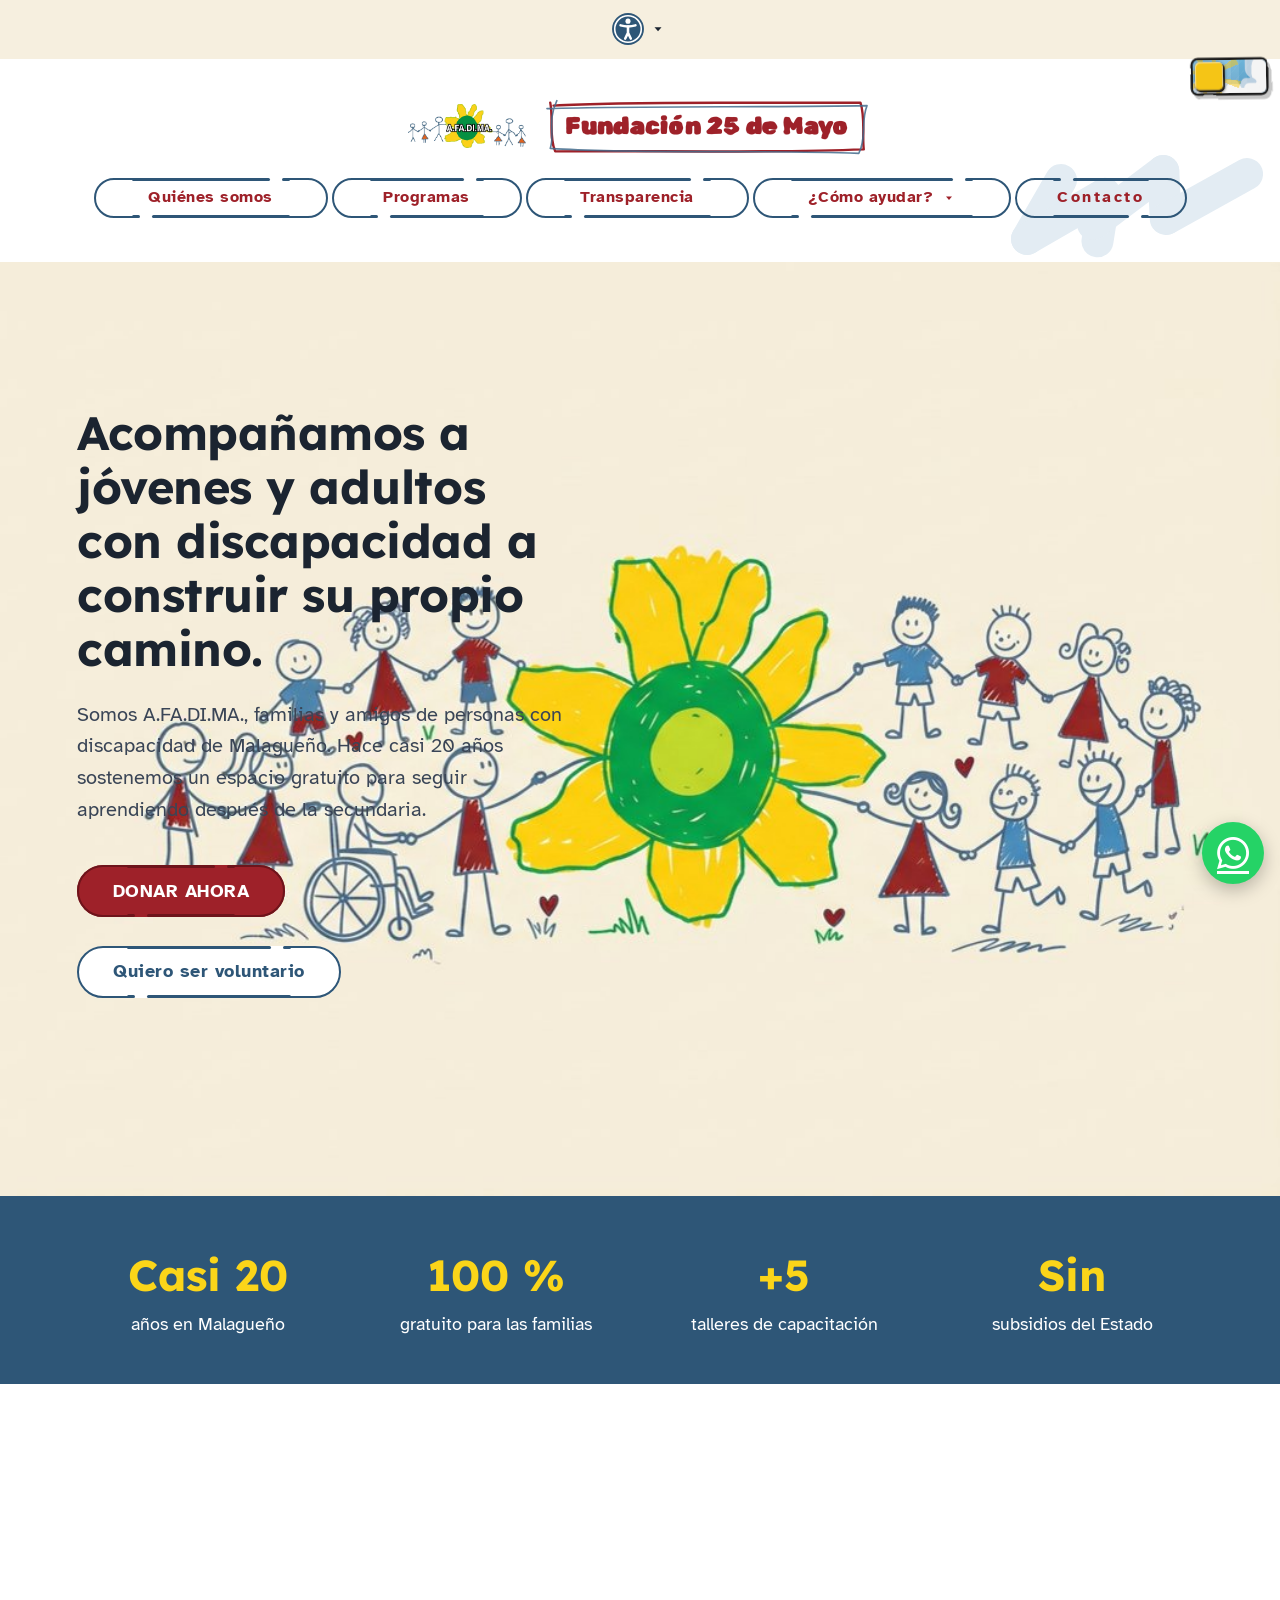
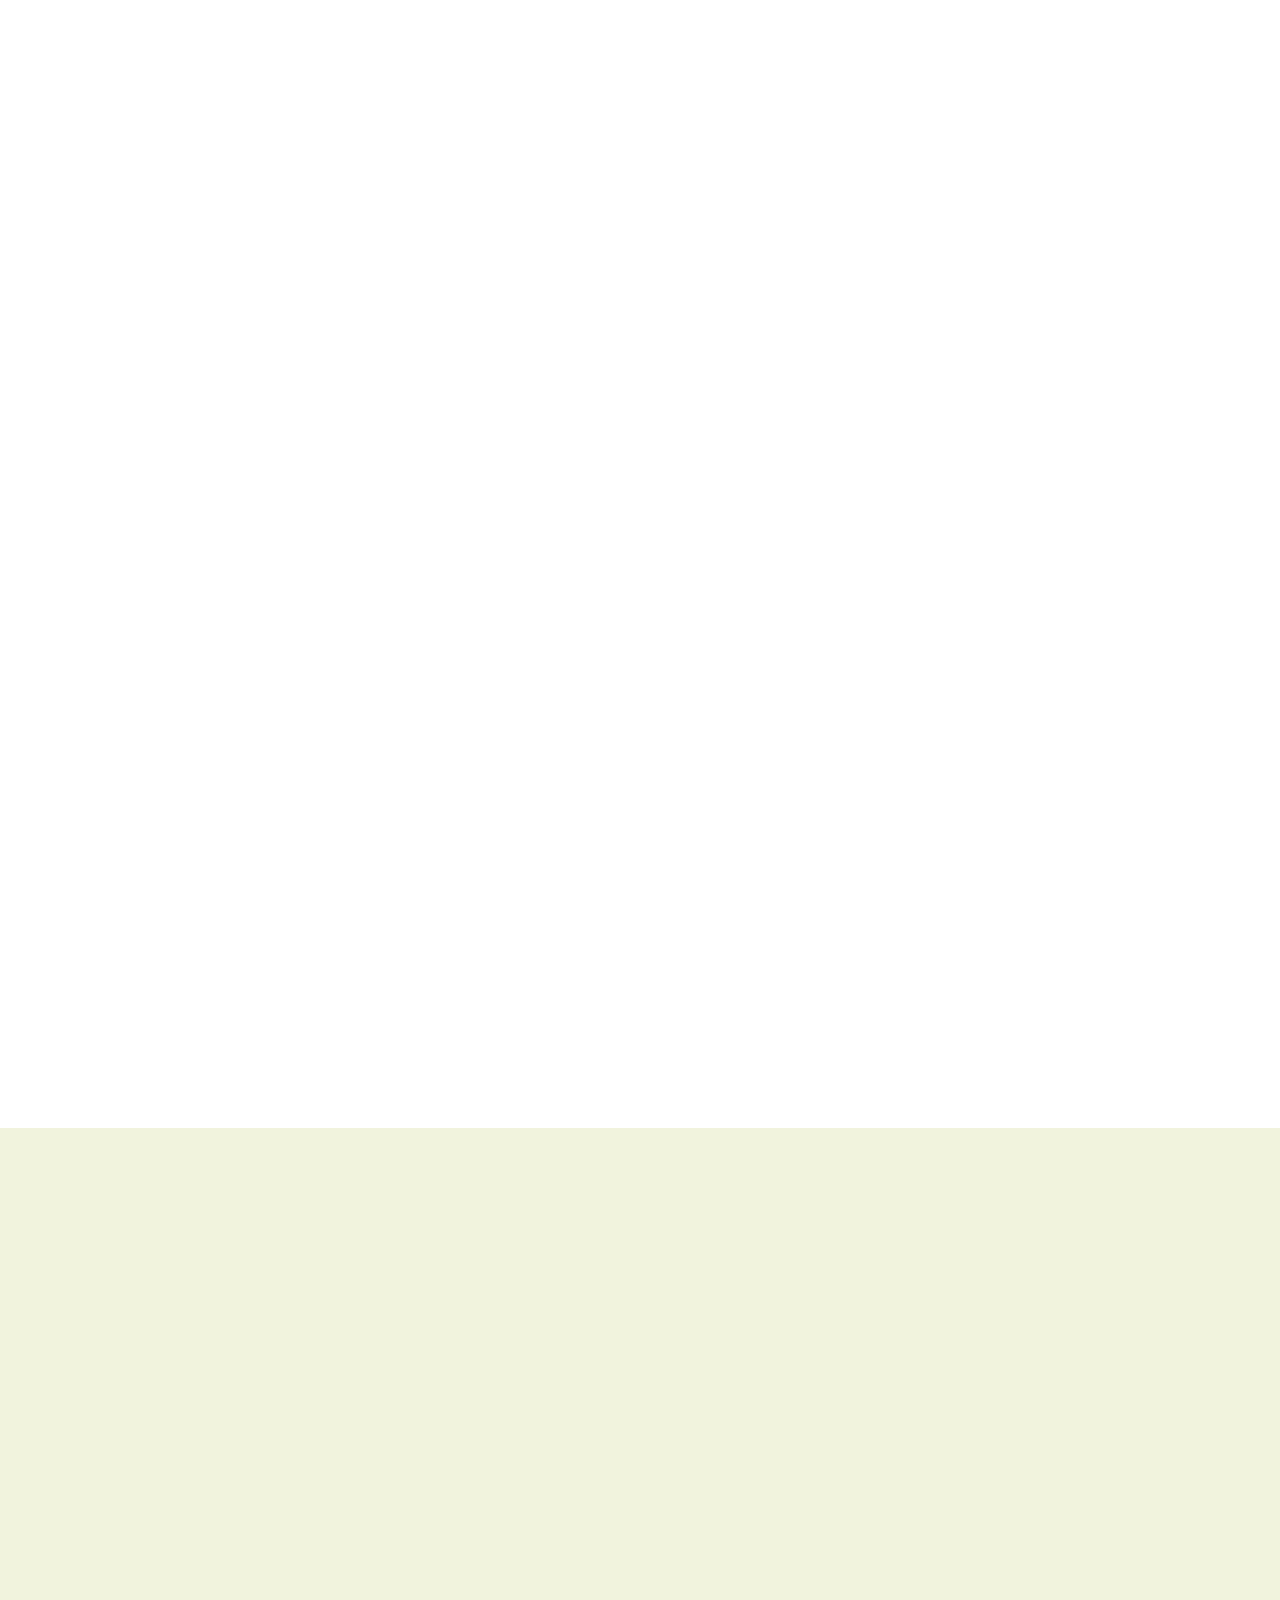
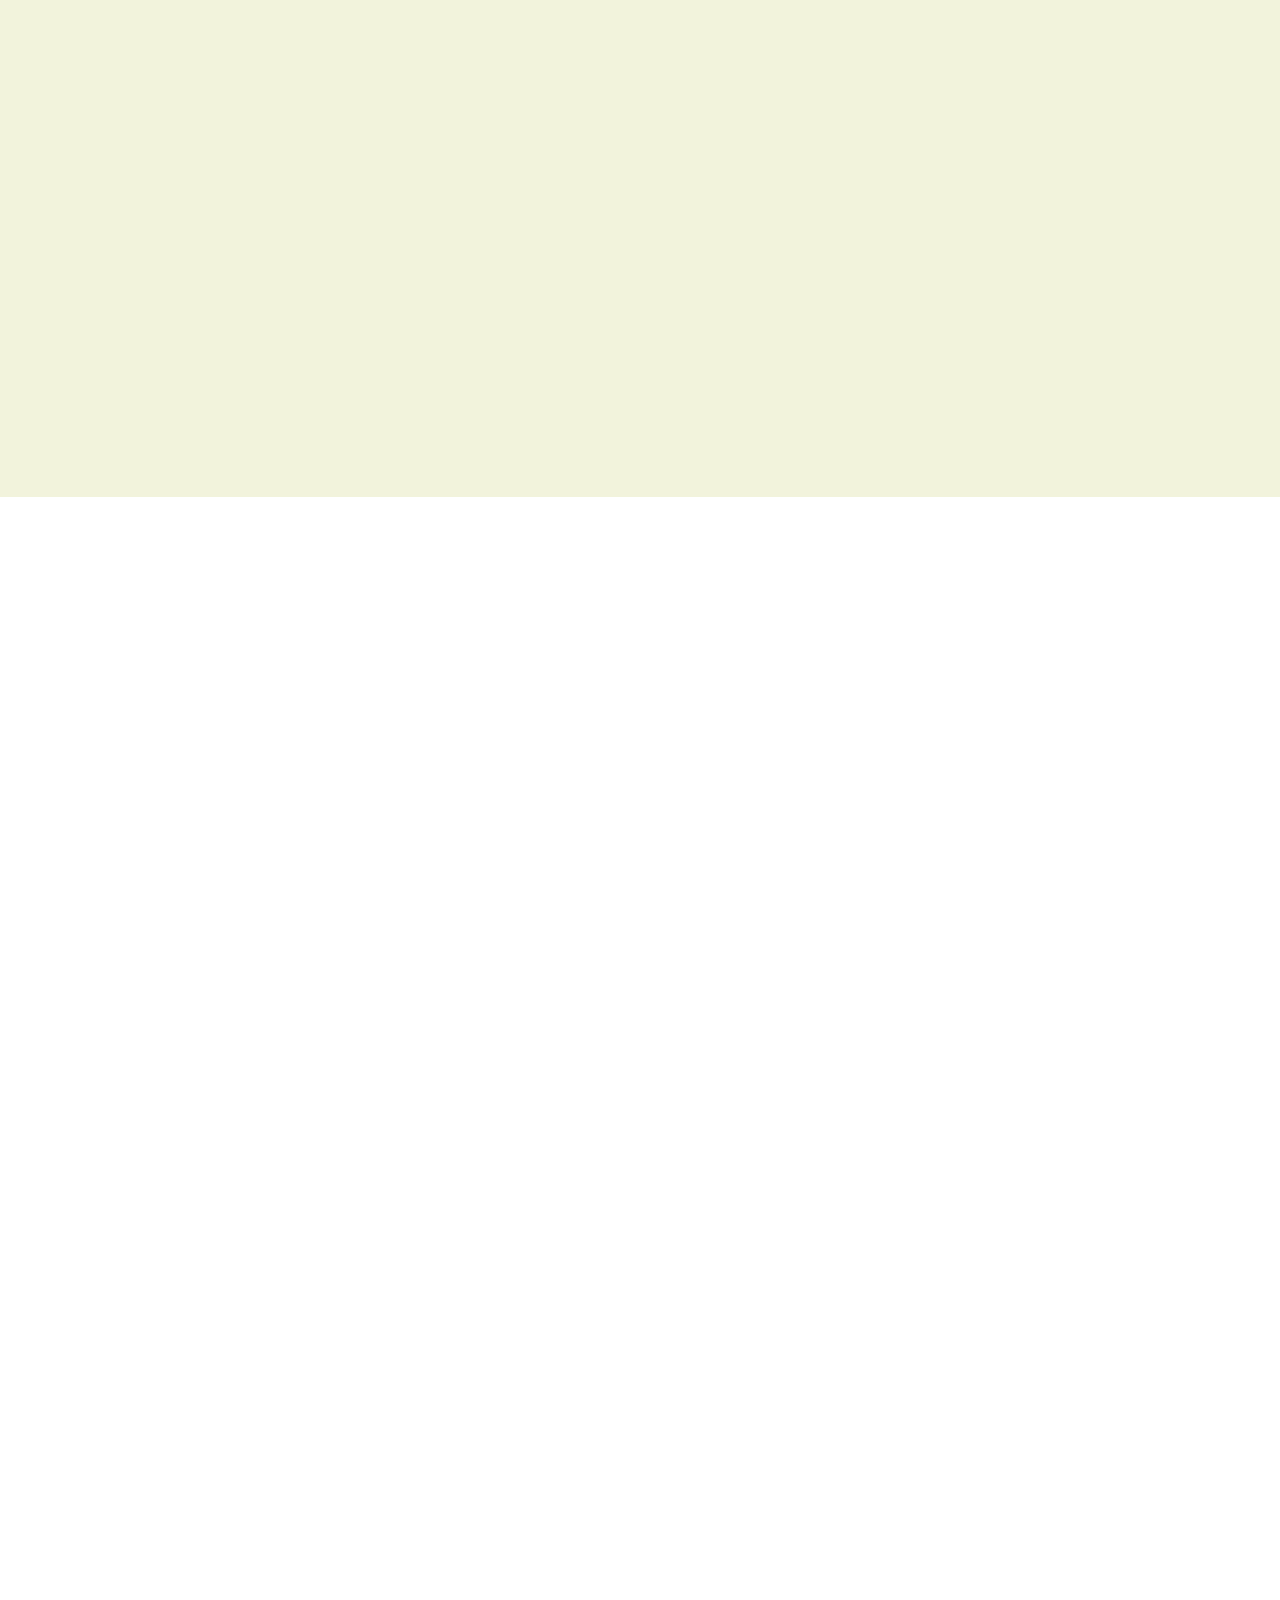
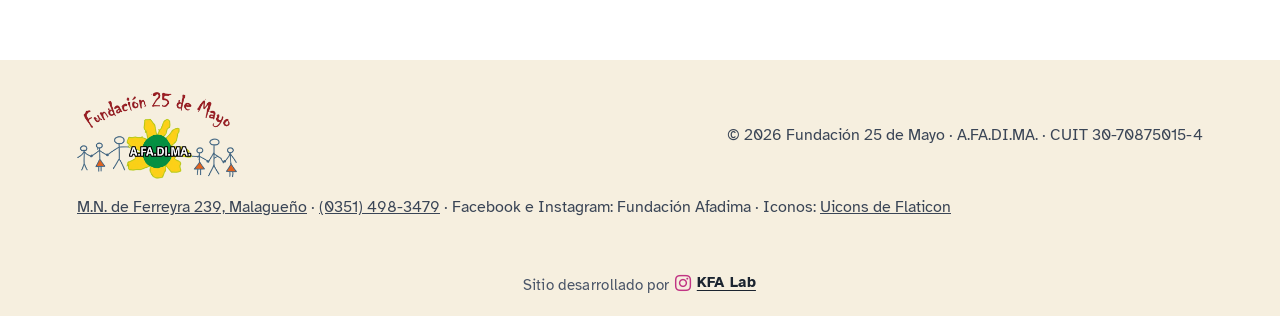
<file: index.html>
<!doctype html>
<html lang="es">
<head>
<meta charset="utf-8">
<meta name="viewport" content="width=device-width, initial-scale=1">
<title>A.FA.DI.MA. — Fundación 25 de Mayo, Malagueño | Jóvenes con discapacidad</title>
<meta name="description" content="Fundación 25 de Mayo (A.FA.DI.MA.) de Malagueño, Córdoba: acompañamos a jóvenes y adultos con discapacidad con talleres de cocina, huerta, arte y más. Doná, sumate o escribinos.">
<link rel="canonical" href="https://fundacion-25-de-mayo.vercel.app/">
<meta name="robots" content="index, follow">
<meta name="theme-color" content="#FBD519">
<link rel="icon" type="image/png" href="img/logo-mark.png">
<meta property="og:type" content="website">
<meta property="og:locale" content="es_AR">
<meta property="og:site_name" content="Fundación 25 de Mayo — A.FA.DI.MA.">
<meta property="og:title" content="A.FA.DI.MA. — Fundación 25 de Mayo, Malagueño | Jóvenes con discapacidad">
<meta property="og:description" content="Fundación 25 de Mayo (A.FA.DI.MA.) de Malagueño, Córdoba: acompañamos a jóvenes y adultos con discapacidad con talleres de cocina, huerta, arte y más. Doná, sumate o escribinos.">
<meta property="og:url" content="https://fundacion-25-de-mayo.vercel.app/">
<meta property="og:image" content="https://fundacion-25-de-mayo.vercel.app/img/hero.jpg">
<meta property="og:image:width" content="1375">
<meta property="og:image:height" content="768">
<meta name="twitter:card" content="summary_large_image">
<script type="application/ld+json">
{"@context":"https://schema.org","@type":"NGO","name":"Fundación 25 de Mayo — A.FA.DI.MA.","alternateName":["A.FA.DI.MA.","AFADIMA","Fundación Afadima","Asociación de Familiares y Amigos de personas con Discapacidad de Malagueño"],"url":"https://fundacion-25-de-mayo.vercel.app/","logo":"https://fundacion-25-de-mayo.vercel.app/img/logo.png","image":"https://fundacion-25-de-mayo.vercel.app/img/sede.jpg","description":"Fundación sin fines de lucro de Malagueño, Córdoba, que acompaña a jóvenes y adultos con discapacidad con talleres de cocina, huerta, arte, reciclado, expresión y actividad física.","taxID":"30-70875015-4","telephone":"+54 351 498-3479","email":"a.fa.di.ma@hotmail.com","address":{"@type":"PostalAddress","streetAddress":"M.N. de Ferreyra 239","addressLocality":"Malagueño","addressRegion":"Córdoba","addressCountry":"AR"},"areaServed":"Malagueño, Córdoba"}
</script>
<link rel="preconnect" href="https://fonts.googleapis.com">
<link href="https://fonts.googleapis.com/css2?family=Atkinson+Hyperlegible:wght@400;700&family=Lexend:wght@500;700&family=Rubik+Spray+Paint&display=swap" rel="stylesheet">
<link rel="stylesheet" href="styles.css">
<link rel="stylesheet" href="theme-switch.css">
<script>try{var t=localStorage.getItem("tema");if(t==="oscuro"||(!t&&matchMedia("(prefers-color-scheme: dark)").matches))document.documentElement.classList.add("noche")}catch(e){}</script>
</head>
<body>
<div class="loader" id="loader" role="status" aria-live="polite" aria-label="Cargando">
  <div class="progress" aria-hidden="true"><span class="inner"></span><span class="inner"></span><span class="inner"></span><span class="inner"></span><span class="inner"></span></div>
  <p class="loader-txt">Cargando…</p>
</div>
<noscript><style>.loader{display:none}</style></noscript>
<script>(function(){var l=document.getElementById('loader');function hide(){if(l)l.classList.add('loader-off')}window.addEventListener('load',hide);setTimeout(hide,6000);window.addEventListener('pageshow',function(e){if(e.persisted)hide()})})();</script>
<svg width="0" height="0" style="position:absolute" aria-hidden="true" focusable="false">
  <filter id="sketchy"><feTurbulence type="fractalNoise" baseFrequency="0.03" numOctaves="2" seed="3"/><feDisplacementMap in="SourceGraphic" scale="2.5"/></filter>
  <filter id="sketchy-sm"><feTurbulence type="fractalNoise" baseFrequency="0.05" numOctaves="2" seed="7"/><feDisplacementMap in="SourceGraphic" scale="1.5"/></filter>
</svg>
<label class="theme-switch" title="Modo nocturno">
  <input type="checkbox" class="theme-switch__checkbox" id="themeToggle" role="switch" aria-label="Modo nocturno">
  <div class="theme-switch__container" aria-hidden="true">
    <div class="theme-switch__clouds"></div>
    <div class="theme-switch__stars-container">
      <svg viewBox="0 0 144 55" fill="currentColor"><path d="M14 6l2 6 6 2-6 2-2 6-2-6-6-2 6-2zM44 30l1.5 4.5 4.5 1.5-4.5 1.5L44 42l-1.5-4.5L38 36l4.5-1.5zM72 8l1.2 3.6 3.6 1.2-3.6 1.2L72 17.6l-1.2-3.6-3.6-1.2 3.6-1.2zM100 34l2 6 6 2-6 2-2 6-2-6-6-2 6-2zM128 10l1.5 4.5 4.5 1.5-4.5 1.5-1.5 4.5-1.5-4.5-4.5-1.5 4.5-1.5zM26 44l1 3 3 1-3 1-1 3-1-3-3-1 3-1z"/></svg>
    </div>
    <div class="theme-switch__stars-cluster"><span class="star"></span><span class="star"></span><span class="star"></span><span class="star"></span><span class="star"></span></div>
    <div class="theme-switch__shooting-star"></div><div class="theme-switch__shooting-star-2"></div><div class="theme-switch__meteor"></div>
    <div class="theme-switch__aurora"></div>
    <div class="theme-switch__comets"><span class="comet"></span><span class="comet"></span></div>
    <div class="theme-switch__circle-container">
      <div class="theme-switch__sun-moon-container">
        <div class="theme-switch__moon"><div class="theme-switch__spot"></div><div class="theme-switch__spot"></div><div class="theme-switch__spot"></div></div>
      </div>
    </div>
  </div>
</label>


<svg width="0" height="0" style="position:absolute" aria-hidden="true" focusable="false">
  <filter id="cb-prot" color-interpolation-filters="sRGB"><feColorMatrix type="matrix" values="1 0 0 0 0  0.479 0.477 0.044 0 0  0.597 -0.689 1.091 0 0  0 0 0 1 0"/></filter>
  <filter id="cb-deut" color-interpolation-filters="sRGB"><feColorMatrix type="matrix" values="1.437 -0.631 0.195 0 0  0 1 0 0 0  -0.184 0.186 0.998 0 0  0 0 0 1 0"/></filter>
  <filter id="cb-trit" color-interpolation-filters="sRGB"><feColorMatrix type="matrix" values="0.741 -0.407 0.666 0 0  0.075 0.585 0.340 0 0  0 0 1 0 0  0 0 0 1 0"/></filter>
</svg>

<p id="anuncio" class="sr" aria-live="polite"></p>

<div class="topbar">
    <div class="a11y-nav">
      <button id="a11yToggle" class="a11y-open" aria-expanded="false" aria-controls="a11yPanel" title="Opciones de accesibilidad">
        <svg aria-hidden="true" width="34" height="34" viewBox="0 0 32 32"><circle cx="16" cy="16" r="15" fill="#2E5677"/><circle cx="16" cy="16" r="12.5" fill="none" stroke="#fff" stroke-width="1.5"/><circle cx="16" cy="8.6" r="2.4" fill="#fff"/><path d="M9 12.6c2.4.7 4.7 1 7 1s4.6-.3 7-1" fill="none" stroke="#fff" stroke-width="2.4" stroke-linecap="round"/><path d="M16 13.6v6M16 19.6l-2.6 5.4M16 19.6l2.6 5.4" fill="none" stroke="#fff" stroke-width="2.4" stroke-linecap="round" stroke-linejoin="round"/></svg>
        <span class="sr">Opciones de accesibilidad</span>
        <svg class="chev" aria-hidden="true" width="14" height="14" viewBox="0 0 24 24" fill="currentColor"><path d="M6 9l6 7 6-7z"/></svg>
      </button>
      <div id="a11yPanel" class="mega-panel" inert>
        <div class="mm">
          <div class="mm-col" role="group" aria-labelledby="g-audio">
            <h3 id="g-audio"><svg aria-hidden="true" width="22" height="22" viewBox="0 0 24 24" fill="none" stroke="currentColor" stroke-width="2" stroke-linecap="round" stroke-linejoin="round"><path d="M11 5L6 9H3v6h3l5 4V5zM15.5 8.5a5 5 0 0 1 0 7M18.5 5.5a9 9 0 0 1 0 13"/></svg>Audio</h3>
            <p>Lee la presentación y después lo que señales con el mouse.</p>
            <div class="mm-row">
              <button id="readAll" aria-pressed="false">Activar lectura por voz</button>
              <label class="voice-pick" hidden>Voz <select id="voiceSel"></select></label>
              <button id="a11yClose">Cerrar menú</button>
            </div>
          </div>
          <div class="mm-col mm-feature">
            <svg aria-hidden="true" width="48" height="48" viewBox="0 0 32 32"><circle cx="16" cy="16" r="15" fill="#fff"/><circle cx="16" cy="16" r="12.5" fill="none" stroke="#2E5677" stroke-width="1.5"/><circle cx="16" cy="8.6" r="2.4" fill="#2E5677"/><path d="M9 12.6c2.4.7 4.7 1 7 1s4.6-.3 7-1" fill="none" stroke="#2E5677" stroke-width="2.4" stroke-linecap="round"/><path d="M16 13.6v6M16 19.6l-2.6 5.4M16 19.6l2.6 5.4" fill="none" stroke="#2E5677" stroke-width="2.4" stroke-linecap="round" stroke-linejoin="round"/></svg>
            <h3>Navegá a tu manera</h3>
            <p>Ajustá la letra, los colores y el audio. Tus elecciones quedan guardadas para la próxima visita.</p>
            <button id="a11yReset">Restablecer todo</button>
          </div>
          <div class="mm-col" role="group" aria-labelledby="g-letra">
            <h3 id="g-letra"><svg aria-hidden="true" width="22" height="22" viewBox="0 0 24 24" fill="none" stroke="currentColor" stroke-width="2" stroke-linecap="round" stroke-linejoin="round"><path d="M4 20l5-14 5 14M6 15h6M15 20l3-8 3 8M16 18h4"/></svg>Tamaño de letra</h3>
            <p>Agrandá o achicá todo el texto.</p>
            <div class="mm-row">
              <button data-fs="-2" aria-label="Achicar letra">A−</button>
              <button data-fs="0" aria-label="Letra normal">A</button>
              <button data-fs="2" aria-label="Agrandar letra">A+</button>
            </div>
          </div>
          <div class="mm-col" role="group" aria-labelledby="g-ver">
            <h3 id="g-ver"><svg aria-hidden="true" width="22" height="22" viewBox="0 0 24 24" fill="none" stroke="currentColor" stroke-width="2" stroke-linecap="round" stroke-linejoin="round"><path d="M2 12s3.6-7 10-7 10 7 10 7-3.6 7-10 7S2 12 2 12z"/><circle cx="12" cy="12" r="3"/></svg>Lectura</h3>
            <p>Más contraste y espacio para leer cómodo.</p>
            <div class="mm-row">
              <button data-toggle="hc" aria-pressed="false">Alto contraste</button>
              <button data-toggle="ul" aria-pressed="false">Subrayar enlaces</button>
              <button data-toggle="sp" aria-pressed="false">Más espacio</button>
            </div>
          </div>
          <div class="mm-col" role="group" aria-labelledby="g-color">
            <h3 id="g-color"><svg aria-hidden="true" width="22" height="22" viewBox="0 0 24 24" fill="none" stroke="currentColor" stroke-width="2" stroke-linecap="round" stroke-linejoin="round"><circle cx="12" cy="12" r="9"/><path d="M12 3v18M12 3a9 9 0 0 1 0 18"/></svg>Daltonismo</h3>
            <p>Corrige los colores según cada tipo.</p>
            <div class="mm-row" id="colorModes">
              <button data-color="" aria-pressed="true">Normal</button>
              <button data-color="prot" aria-pressed="false">Protanopia <small>(rojo)</small></button>
              <button data-color="deut" aria-pressed="false">Deuteranopia <small>(verde)</small></button>
              <button data-color="trit" aria-pressed="false">Tritanopia <small>(azul)</small></button>
              <button data-color="gray" aria-pressed="false">Grises</button>
            </div>
          </div>
        </div>
      </div>
    </div>
</div>
<a class="skip" href="#contenido">Saltar al contenido</a>
<header><div class="wrap">
  <a class="brand" href="index.html" style="color:inherit;text-decoration:none"><img class="logo-img" src="img/logo-mark.png" alt="" width="118" height="44"><span class="brand-name">Fundación 25 de Mayo<span class="sr"> A.FA.DI.MA.</span></span></a>
  <button class="burger" type="button" aria-expanded="false" aria-controls="mainNav" aria-label="Abrir menú"><span></span><span></span><span></span></button>
  <nav aria-label="Principal" id="mainNav">
    <a class="nl" href="#nosotros">Quiénes somos</a><a class="nl" href="#programas">Programas</a><a class="nl" href="#transparencia">Transparencia</a><div class="mega-item">
      <a class="nl" id="ayudarToggle" href="sumate.html" aria-expanded="false" aria-controls="ayudarPanel">¿Cómo ayudar?<svg class="chev" aria-hidden="true" width="12" height="12" viewBox="0 0 24 24" fill="currentColor"><path d="M6 9l6 7 6-7z"/></svg></a>
      <div id="ayudarPanel" class="mega-panel" inert>
        <div class="mm">
          <div class="mm-col mm-feature warm">
            <div class="mm-heart"><svg aria-hidden="true" width="26" height="26" viewBox="0 0 24 24" fill="none" stroke="currentColor" stroke-width="2" stroke-linecap="round" stroke-linejoin="round"><path d="M20.8 4.6a5.5 5.5 0 0 0-7.8 0L12 5.7l-1-1.1a5.5 5.5 0 0 0-7.8 7.8l1 1.1L12 21l7.8-7.5 1-1.1a5.5 5.5 0 0 0 0-7.8z"/></svg></div>
            <h3>Somos una ONG sin fines de lucro</h3>
            <p>Tu aporte es esperanza. Cualquier ayuda es bienvenida: dinero, alimentos, tus horas, tus ideas o tu trabajo.</p>
            <a class="mm-link" href="sumate.html#donar">Donar ahora</a>
          </div>
          <div class="mm-col">
            <h3><svg aria-hidden="true" width="22" height="22" viewBox="0 0 24 24" fill="none" stroke="currentColor" stroke-width="2" stroke-linecap="round" stroke-linejoin="round"><rect x="2" y="6" width="20" height="13" rx="2"/><path d="M2 10h20M6 15h4"/></svg>Doná una vez</h3>
            <p>Un aporte puntual por transferencia bancaria.</p>
            <div class="mm-row"><a class="mm-link" href="sumate.html#donar">Quiero donar</a></div>
          </div>
          <div class="mm-col">
            <h3><svg aria-hidden="true" width="22" height="22" viewBox="0 0 24 24" fill="none" stroke="currentColor" stroke-width="2" stroke-linecap="round" stroke-linejoin="round"><path d="M21 12a9 9 0 1 1-3-6.7L21 8"/><path d="M21 3v5h-5"/></svg>Doná todos los meses</h3>
            <p>Con un aporte mensual sostenés los talleres todo el año.</p>
            <div class="mm-row"><a class="mm-link" href="sumate.html#donar">Ser socio</a></div>
          </div>
          <div class="mm-col">
            <h3><svg aria-hidden="true" width="22" height="22" viewBox="0 0 24 24" fill="none" stroke="currentColor" stroke-width="2" stroke-linecap="round" stroke-linejoin="round"><circle cx="9" cy="7" r="3.5"/><path d="M2.5 20a6.5 6.5 0 0 1 13 0M17 11l2 2 3.5-4"/></svg>Voluntariado</h3>
            <p>Sumá tu tiempo en talleres, eventos o apoyo escolar.</p>
            <div class="mm-row"><a class="mm-link" href="sumate.html#voluntariado">Quiero ser voluntario</a></div>
          </div>
          <div class="mm-col">
            <h3><svg aria-hidden="true" width="22" height="22" viewBox="0 0 24 24" fill="none" stroke="currentColor" stroke-width="2" stroke-linecap="round" stroke-linejoin="round"><rect x="3" y="7" width="18" height="13" rx="2"/><path d="M8 7V5a2 2 0 0 1 2-2h4a2 2 0 0 1 2 2v2M3 13h18"/></svg>Padrinos y empresas</h3>
            <p>Apadriná un programa o sumá a tu empresa como aliada.</p>
            <div class="mm-row"><a class="mm-link" href="sumate.html#empresas">Hablemos</a></div>
          </div>
        </div>
      </div>
    </div><a class="nl" href="#contacto">Contacto</a>
  </nav>
</div></header>
<div class="scrim" id="scrim" aria-hidden="true"></div>

<main id="contenido">
<section class="hero-band"><div class="wrap row hero">
  <div class="hero-text">
    <h1>Acompañamos a jóvenes y adultos con discapacidad a construir su propio camino.</h1>
    <p class="lead">Somos A.FA.DI.MA., familias y amigos de personas con discapacidad de Malagueño. Hace casi 20 años sostenemos un espacio gratuito para seguir aprendiendo después de la secundaria.</p>
    <div style="display:flex;flex-wrap:wrap;gap:1em">
      <a class="btn btn-o donar-cta" href="sumate.html#donar">Donar ahora</a>
      <a class="btn btn-b" href="sumate.html#voluntariado">Quiero ser voluntario</a>
    </div>
  </div>
  <img class="hero-img" src="img/hero.jpg" alt="Dibujo de chicos y chicas tomados de la mano alrededor de una gran flor amarilla; uno de ellos va en silla de ruedas." width="1375" height="768">
</div></section>

<div class="stats" aria-label="Nuestro impacto"><div class="wrap grid" style="grid-template-columns:repeat(auto-fit,minmax(200px,1fr))">
  <div><b>Casi 20</b>años en Malagueño</div><div><b>100 %</b>gratuito para las familias</div><div><b>+5</b>talleres de capacitación</div><div><b>Sin</b>subsidios del Estado</div>
</div></div>

<section id="nosotros" class="nosotros-bg"><div class="wrap">
  <h2>Quiénes somos</h2>
  <div class="row" style="gap:2.5em;align-items:center;margin-bottom:3em">
    <div>
      <p class="lead" style="margin-bottom:1em">Nacimos de la preocupación de un grupo de vecinos de Malagueño: muchos jóvenes con discapacidad, al terminar la secundaria, se quedaban sin un lugar para seguir aprendiendo y compartiendo.</p>
      <p>Así surgió la Fundación 25 de Mayo, A.FA.DI.MA.: la Asociación de Familiares y Amigos de personas con Discapacidad de Malagueño. Desde hace casi 20 años la sostienen grupos de padres con mucho esfuerzo, con un bono contribución anual, ferias americanas de ropa usada y ventas de pollos.</p>
      <p>Las personas que vienen no tienen obra social y sus familias tienen pocos recursos, por eso <b>no se les cobra nada</b>. Sin la fundación, muchos quedarían encerrados en sus casas.</p>
    </div>
    <figure style="margin:0;flex-basis:420px">
      <img class="photo" src="img/sede.jpg" alt="Frente de la sede de la Fundación 25 de Mayo en Malagueño: una casa de ladrillo con rejas negras y un cartel celeste con el nombre." loading="lazy" width="1162" height="647">
      <figcaption style="font-size:.9rem;color:var(--mute);margin-top:.5em">Nuestra sede en M.N. de Ferreyra 239, Malagueño. <a href="https://maps.app.goo.gl/e1VHPkn7VmK34Kgk8" target="_blank" rel="noopener">Ver en el mapa</a></figcaption>
    </figure>
  </div>
  <div class="grid" style="margin-bottom:3em">
    <div class="box"><h3>Misión</h3><p>Favorecer el desarrollo integral de la persona con discapacidad y su integración familiar y social, elevando su calidad de vida.</p></div>
    <div class="box"><h3>Cómo lo hacemos</h3><p>Con talleres de capacitación y estimulación: un proceso de enseñanza y aprendizaje que contribuye a la inclusión.</p></div>
    <div class="box"><h3>Valores</h3><p>Solidaridad, inclusión y compromiso de las familias.</p></div>
  </div>
  <h3 style="font-size:1.4rem;text-align:center">Comisión Administradora</h3>
  <div class="grid team" style="grid-template-columns:repeat(auto-fit,minmax(200px,1fr))">
    <div class="person" tabindex="0"><div class="avatar" aria-hidden="true"><span>MS</span></div><b>Mario Luis Sosa</b><div class="role">Presidente</div><div class="person-more"><p class="pm-role">Presidente</p><p class="pm-name">Mario Luis Sosa</p><p><a href="tel:+5493518026431">351-8026431</a></p><p><a href="https://wa.me/5493518026431" target="_blank" rel="noopener">WhatsApp</a></p></div></div>
    <div class="person" tabindex="0"><div class="avatar" aria-hidden="true"><span>NS</span></div><b>Natalia Analía Sosa</b><div class="role">Secretaria</div><div class="person-more"><p class="pm-role">Secretaria</p><p class="pm-name">Natalia Analía Sosa</p><p><a href="tel:+5493515134659">351-5134659</a></p><p><a href="https://wa.me/5493515134659" target="_blank" rel="noopener">WhatsApp</a></p></div></div>
    <div class="person" tabindex="0"><div class="avatar" aria-hidden="true"><span>ES</span></div><b>Elena Agustina Senardo</b><div class="role">Tesorera</div><div class="person-more"><p class="pm-role">Tesorera</p><p class="pm-name">Elena Agustina Senardo</p><p><a href="tel:+5493518163695">351-8163695</a></p><p><a href="https://wa.me/5493518163695" target="_blank" rel="noopener">WhatsApp</a></p></div></div>
    <div class="person" tabindex="0"><div class="avatar" aria-hidden="true"><span>T</span></div><b>Talleristas</b><div class="role">Cocina, música, pintura, teatro y más</div><div class="person-more"><p class="pm-role">Talleristas</p><p>Coordinan cocina, música, pintura, teatro, huerta y manualidades.</p></div></div>
  </div>
</div></section>

<section id="programas" style="background:var(--sand)"><div class="wrap">
  <h2>Programas y talleres</h2>
  <p class="lead">Talleres de capacitación y estimulación para seguir aprendiendo, compartir experiencias y desarrollar habilidades.</p>
  <div class="pgrid">
    <article class="pc pc-wide">
      <div class="pc-text">
        <p class="pc-cat">Oficio</p>
        <h3>Cocina</h3>
        <p>Cocinamos juntos: medir, amasar, hornear y compartir. Un taller que da autonomía para la vida diaria.</p>
        <p class="pc-when"><b>Cuándo:</b> [días y horario]</p>
        <a class="pc-btn" href="#contacto">Más información sobre cocina</a>
      </div>
      <div class="pc-media"><div class="carousel" role="region" aria-roledescription="carrusel" aria-label="Fotos del taller"><figure class="slide is-on" aria-hidden="false"><img src="img/cocina-equipo.jpg" alt="El equipo de cocina con gorros rojos y delantales, posando frente al pizarrón con la receta y un bizcochuelo recién hecho." loading="eager" width="1052" height="591"></figure><figure class="slide" aria-hidden="true"><img src="img/cocina.jpg" alt="Jóvenes con cofias amasando galletitas alrededor de una mesada junto al tallerista." loading="lazy" width="720" height="720"></figure><figure class="slide" aria-hidden="true"><img src="img/cocina-peras.jpg" alt="El grupo pela y corta peras sobre una mesada de acero." loading="lazy" width="720" height="1280" style="object-position:center 55%"></figure><figure class="slide" aria-hidden="true"><img src="img/budines.jpg" alt="Concurrentes con cofias preparan frascos frente al pizarrón con la receta de budines." loading="lazy" width="720" height="1280" style="object-position:center 30%"></figure><figure class="slide" aria-hidden="true"><img src="img/bizcochuelo.jpg" alt="Una concurrente con gorro rojo muestra el bizcochuelo que preparó." loading="lazy" width="591" height="862" style="object-position:center 30%"></figure></div></div>
    </article>
    <article class="pc">
      <div class="pc-text">
        <p class="pc-cat">Naturaleza</p>
        <h3>Huerta</h3>
        <p>Preparamos la tierra, sembramos y cuidamos lo que crece en el patio de la fundación.</p>
        <p class="pc-when"><b>Cuándo:</b> [días y horario]</p>
        <a class="pc-btn" href="#contacto">Conocé la huerta</a>
      </div>
      <div class="pc-media"><img src="img/huerta.jpg" alt="Grupo con remeras verdes limpiando y carpiendo la huerta en el patio." loading="lazy" width="687" height="514"></div>
    </article>
    <article class="pc">
      <div class="pc-text">
        <p class="pc-cat">Expresión</p>
        <h3>Pintura y arte</h3>
        <p>Pintamos, dibujamos y decoramos: el arte como forma de expresarse y de compartir.</p>
        <p class="pc-when"><b>Cuándo:</b> [días y horario]</p>
        <a class="pc-btn" href="#contacto">Conocé el taller de arte</a>
      </div>
      <div class="pc-media"><div class="carousel" role="region" aria-roledescription="carrusel" aria-label="Fotos del taller"><figure class="slide is-on" aria-hidden="false"><img src="img/pintura.jpg" alt="Dos jóvenes pintando una mesa al aire libre con pinceles y témperas." loading="eager" width="687" height="514"></figure><figure class="slide" aria-hidden="true"><img src="img/dibujo.jpg" alt="Un joven pinta un mandala con lápices de colores." loading="lazy" width="528" height="528"></figure></div></div>
    </article>
    <article class="pc">
      <div class="pc-text">
        <p class="pc-cat">Oficio</p>
        <h3>Manualidades y reciclado</h3>
        <p>Con papel de revistas y diarios armamos canastos, adornos y flores: aprendemos a reutilizar y a crear con las manos.</p>
        <p class="pc-when"><b>Cuándo:</b> [días y horario]</p>
        <a class="pc-btn" href="#contacto">Conocé el taller</a>
      </div>
      <div class="pc-media"><div class="carousel" role="region" aria-roledescription="carrusel" aria-label="Fotos del taller"><figure class="slide is-on" aria-hidden="false"><img src="img/reciclado-canasta.jpg" alt="Una concurrente pinta de amarillo un canasto hecho con tiras de papel de revista." loading="eager" width="720" height="1280" style="object-position:center 70%"></figure><figure class="slide" aria-hidden="true"><img src="img/reciclado.jpg" alt="Un concurrente arma una figura con tubos de papel reciclado." loading="lazy" width="720" height="1280" style="object-position:center 45%"></figure><figure class="slide" aria-hidden="true"><img src="img/flores.jpg" alt="Concurrentes muestran flores de papel rojas y celestes que hicieron." loading="lazy" width="720" height="1280" style="object-position:center 40%"></figure></div></div>
    </article>
    <article class="pc">
      <div class="pc-text">
        <p class="pc-cat">Expresión</p>
        <h3>Música y teatro</h3>
        <p>Cantamos, actuamos y preparamos muestras para compartir con las familias y la comunidad.</p>
        <p class="pc-when"><b>Cuándo:</b> [días y horario]</p>
        <a class="pc-btn" href="#contacto">Conocé música y teatro</a>
      </div>
      <div class="pc-media"><div class="carousel" role="region" aria-roledescription="carrusel" aria-label="Fotos del taller"><figure class="slide is-on" aria-hidden="false"><img src="img/grupo.jpg" alt="Grupo de jóvenes y talleristas posando frente a un escenario decorado, varios con camisetas de Argentina." loading="eager" width="685" height="520"></figure><figure class="slide" aria-hidden="true"><img src="img/baile.jpg" alt="Dos concurrentes bailan tomados de las manos en el salón." loading="lazy" width="720" height="1280" style="object-position:center 30%"></figure></div></div>
    </article>
    <article class="pc pc-wide pc-rev">
      <div class="pc-text">
        <p class="pc-cat">Movimiento</p>
        <h3>Actividad física</h3>
        <p>[Descripción del taller: ejercicios, juegos y relajación al aire libre.]</p>
        <p class="pc-when"><b>Cuándo:</b> [días y horario]</p>
        <a class="pc-btn" href="#contacto">Más información</a>
      </div>
      <div class="pc-media"><img src="img/actividad-fisica.jpg" alt="Jóvenes con remeras verdes sentados en colchonetas azules en el patio durante una clase." loading="lazy" width="687" height="514"></div>
    </article>
  </div>
</div></section>


<section id="galeria" class="dias-bg"><div class="wrap">
  <h2>Nuestros días</h2>
  <p class="lead">Talleres, cumpleaños y festejos: así se vive la fundación.</p>
  <div class="days">
    <figure class="g-video">
      <video src="img/torta.mp4" poster="img/torta-poster.jpg" controls muted loop playsinline preload="metadata" width="408" height="720" aria-label="Video: el taller de cocina decora una gran torta con la palabra Malagueño, flores y granas de colores."></video>
      <figcaption>El taller de cocina decorando una torta para Malagueño.</figcaption>
    </figure>
    <div class="carousel carousel-gallery" role="region" aria-roledescription="carrusel" aria-label="Fotos de nuestros días"><figure class="slide is-on" aria-hidden="false"><img src="img/cumple.jpg" alt="Concurrentes y talleristas alrededor de una torta con vela, bajo un cartel de Feliz cumpleaños." loading="eager" width="1200" height="675"><figcaption>Festejamos cada cumpleaños.</figcaption></figure><figure class="slide" aria-hidden="true"><img src="img/acto-patrio.jpg" alt="Concurrentes con bandas celestes y blancas sostienen la bandera argentina en un acto en la plaza." loading="lazy" width="1200" height="900"><figcaption>Presentes en los actos patrios del pueblo.</figcaption></figure><figure class="slide" aria-hidden="true"><img src="img/festejo.jpg" alt="Selfie de un grupo sonriente con remeras verdes y gorros de cotillón." loading="lazy" width="720" height="1280"><figcaption>Con cotillón, todo es más divertido.</figcaption></figure><figure class="slide" aria-hidden="true"><img src="img/cumple-brindis.jpg" alt="Brindis alrededor de una mesa larga, con vasos de colores en alto." loading="lazy" width="1200" height="900"><figcaption>¡Salud!</figcaption></figure><figure class="slide" aria-hidden="true"><img src="img/sombreros.jpg" alt="Selfie de tres personas con sombreros de colores y una guirnalda celeste y blanca detrás." loading="lazy" width="1200" height="675"><figcaption>Día de disfraces.</figcaption></figure><figure class="slide" aria-hidden="true"><img src="img/selfie-grupo.jpg" alt="Selfie de una tallerista con sombrero violeta y anteojos rosas, con el grupo sonriendo detrás." loading="lazy" width="720" height="1280"><figcaption>Todos en la foto.</figcaption></figure><figure class="slide" aria-hidden="true"><img src="img/flores.jpg" alt="Concurrentes muestran flores de papel rojas y celestes que hicieron." loading="lazy" width="720" height="1280"><figcaption>Flores de papel hechas en el taller.</figcaption></figure></div>
  </div>
</div></section>

<section id="transparencia" class="dias-bg"><div class="wrap">
  <h2>Transparencia</h2>
  <div class="row">
  <div>
    <p class="lead" style="margin-bottom:1em">No recibimos ningún subsidio del Estado. Todo lo sostienen las familias, los vecinos y quienes nos ayudan. Con tu aporte cubrimos:</p>
    <ul class="uses">
      <li>Sueldos de los talleristas (cocina, música, pintura, teatro)</li>
      <li>Insumos: herramientas, pinturas, mercadería e instrumentos</li>
      <li>Servicios de luz y gas</li>
      <li>Mantenimiento y limpieza de la sede</li>
      <li>Seguros</li>
    </ul>
    <a class="btn btn-b" href="#" style="min-height:48px;margin-top:1.25em">Descargar informe anual [año] (PDF)</a>
  </div>
  <div class="box" style="flex-basis:340px">
    <h3 style="margin-bottom:1em">Datos de la organización</h3>
    <dl><dt>Razón social</dt><dd>Fundación 25 de Mayo</dd><dt>CUIT</dt><dd>30-70875015-4</dd><dt>Registro</dt><dd>Personería Jurídica N.º 074 A/04</dd><dt>Domicilio legal</dt><dd>M.N. de Ferreyra 239, Malagueño, Córdoba (CP 5101)</dd><dt>Exención Ganancias</dt><dd>[Sí / No — donaciones deducibles]</dd></dl>
    <blockquote style="margin:1.75em 0 0;padding:1.25em;background:#fff;border-radius:12px">
      <p style="margin:0 0 .5em;font-style:italic">[Testimonio real de una familia o un joven sobre la fundación.]</p>
      <b style="font-size:.9rem">— [Nombre, vínculo]</b>
    </blockquote>
  </div>
  </div>
</div></section>

<section id="contacto" class="dias-bg"><div class="wrap">
  <h2>Contacto e inscripciones</h2>
  <div class="row">
  <div>
    <p class="lead" style="margin-bottom:1.5em">¿Tu hijo o hija quiere participar? ¿Querés ayudar o visitarnos? Escribinos y te respondemos.</p>
    <form class="send-form" action="https://formsubmit.co/a.fa.di.ma@hotmail.com" method="POST" data-kind="consulta"><input type="hidden" name="_subject" value="Nueva consulta desde la web"><input type="hidden" name="_template" value="table"><input type="hidden" name="_captcha" value="false"><input type="text" name="_honey" class="hp" tabindex="-1" autocomplete="off" aria-hidden="true">
      <div><label for="f-nombre">Nombre y apellido</label><input id="f-nombre" name="Nombre" type="text" autocomplete="name" required></div>
      <div><label for="f-tel">Teléfono o WhatsApp</label><input id="f-tel" name="Telefono" type="tel" autocomplete="tel" required></div>
      <div><label for="f-motivo">Motivo</label><select id="f-motivo" name="Motivo"><option>Inscripción a un taller</option><option>Quiero ser voluntario</option><option>Donaciones o empresas</option><option>Quiero visitar la fundación</option><option>Otra consulta</option></select></div>
      <div><label for="f-msg">Mensaje</label><textarea id="f-msg" name="Mensaje" rows="4"></textarea></div>
      <p class="send-how">¿Cómo querés enviarlo?</p>
      <div class="send-btns">
        <button class="send-btn send-email" type="submit" data-via="email"><span class="send-ico"><img src="img/icon-email.png" alt="" width="26" height="26"></span><span class="send-lbl">Enviar por email</span></button>
        <button class="send-btn send-wa" type="submit" data-via="whatsapp"><span class="send-ico"><i class="fi fi-brands-whatsapp" aria-hidden="true"></i></span><span class="send-lbl">Enviar por WhatsApp</span></button>
      </div>
      <p class="form-status" role="status" aria-live="polite"></p>
    </form>
  </div>
  <div style="flex-basis:340px;display:flex;flex-direction:column;gap:1.25em">
    <a class="wa" href="https://wa.me/5493515901524?text=%C2%A1Hola%21%20Les%20escribo%20desde%20la%20p%C3%A1gina%20web%20de%20la%20Fundaci%C3%B3n%2025%20de%20Mayo." target="_blank" rel="noopener"><i class="fi fi-brands-whatsapp" aria-hidden="true"></i>Escribinos por WhatsApp</a>
    <div class="box">
      <p style="margin:0 0 .4em;color:var(--ink)"><b>Dirección:</b> <a href="https://maps.app.goo.gl/e1VHPkn7VmK34Kgk8" target="_blank" rel="noopener">M.N. de Ferreyra 239, Malagueño, Córdoba</a></p>
      <p style="margin:0 0 .4em;color:var(--ink)"><b>Teléfono:</b> <a href="tel:+543514983479">(0351) 498-3479</a></p>
      <p style="margin:0 0 .4em;color:var(--ink)"><b>WhatsApp:</b> <a href="https://wa.me/5493515901524?text=%C2%A1Hola%21%20Les%20escribo%20desde%20la%20p%C3%A1gina%20web%20de%20la%20Fundaci%C3%B3n%2025%20de%20Mayo." target="_blank" rel="noopener">351 590-1524</a></p>
      <p style="margin:0 0 .4em;color:var(--ink)"><b>Email:</b> <a href="mailto:a.fa.di.ma@hotmail.com">a.fa.di.ma@hotmail.com</a></p>
      <p style="margin:0 0 .4em;color:var(--ink)"><b>Redes:</b> Facebook e Instagram, Fundación Afadima</p>
      <p style="margin:0;color:var(--ink)"><b>Horario:</b> [días y horario de atención]</p>
    </div>
    <a class="map-card" href="https://maps.app.goo.gl/e1VHPkn7VmK34Kgk8" target="_blank" rel="noopener">
      <img src="img/sede.jpg" alt="" loading="lazy" width="1162" height="647">
      <span class="map-pill"><span class="send-ico"><img src="img/icon-maps.png" alt="" width="28" height="28"></span><span class="send-lbl">Cómo llegar en Google Maps</span></span>
    </a>
  </div>
  </div>
</div></section>
</main>

<footer><div class="wrap"><img class="foot-logo" src="img/logo.png" alt="Logo de la Fundación 25 de Mayo, A.FA.DI.MA." width="200" height="109"><span>© 2026 Fundación 25 de Mayo · A.FA.DI.MA. · CUIT 30-70875015-4</span><span><a href="https://maps.app.goo.gl/e1VHPkn7VmK34Kgk8" target="_blank" rel="noopener">M.N. de Ferreyra 239, Malagueño</a> · <a href="tel:+543514983479">(0351) 498-3479</a> · Facebook e Instagram: Fundación Afadima · Iconos: <a href="https://www.flaticon.com/uicons" target="_blank" rel="noopener">Uicons de Flaticon</a></span></div><p class="credit">Sitio desarrollado por <a class="credit-link" href="https://www.instagram.com/kfa.lab/" target="_blank" rel="noopener" aria-label="KFA Lab en Instagram (se abre en una pestaña nueva)"><i class="fi fi-brands-instagram" aria-hidden="true"></i><b>KFA Lab</b></a></p></footer>

<a class="float" href="https://wa.me/5493515901524?text=%C2%A1Hola%21%20Les%20escribo%20desde%20la%20p%C3%A1gina%20web%20de%20la%20Fundaci%C3%B3n%2025%20de%20Mayo." target="_blank" rel="noopener" aria-label="Escribir por WhatsApp"><i class="fi fi-brands-whatsapp" aria-hidden="true"></i></a>

<script src="app.js"></script>
</body>
</html>
</file>
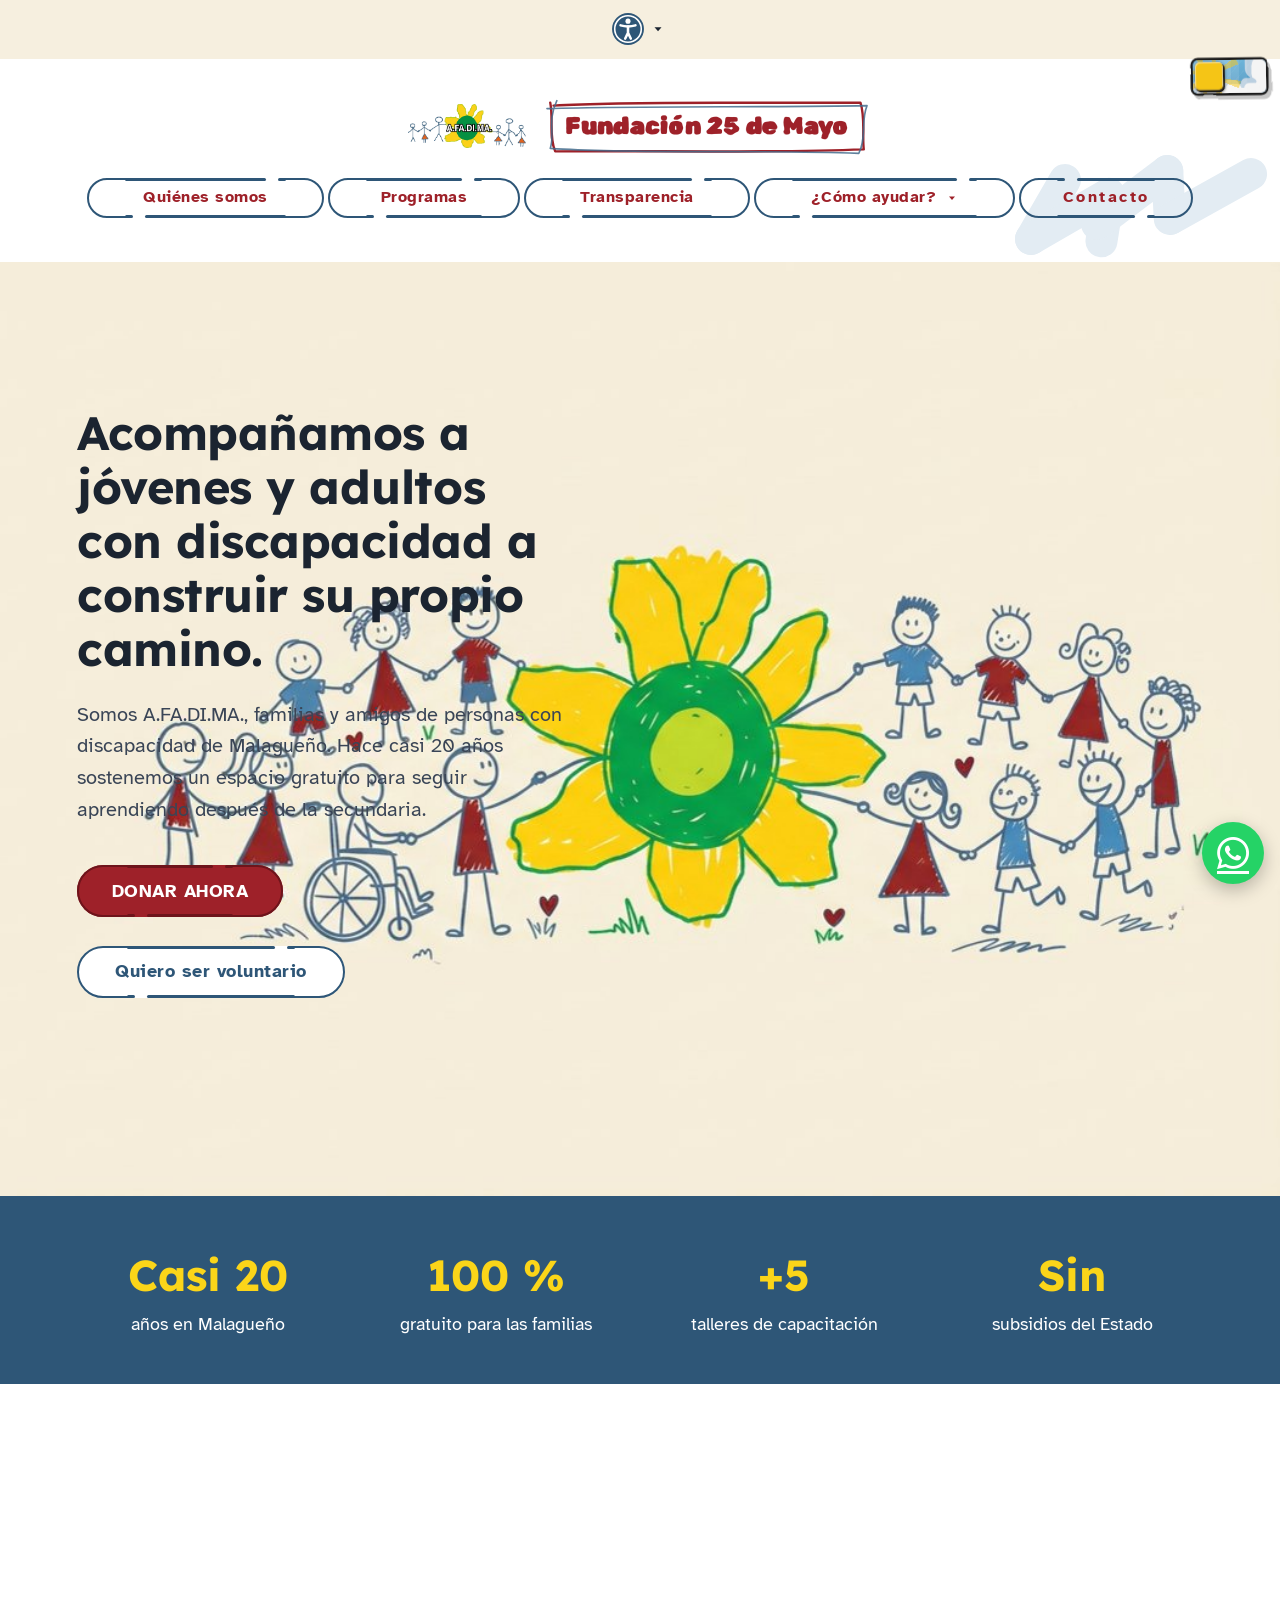
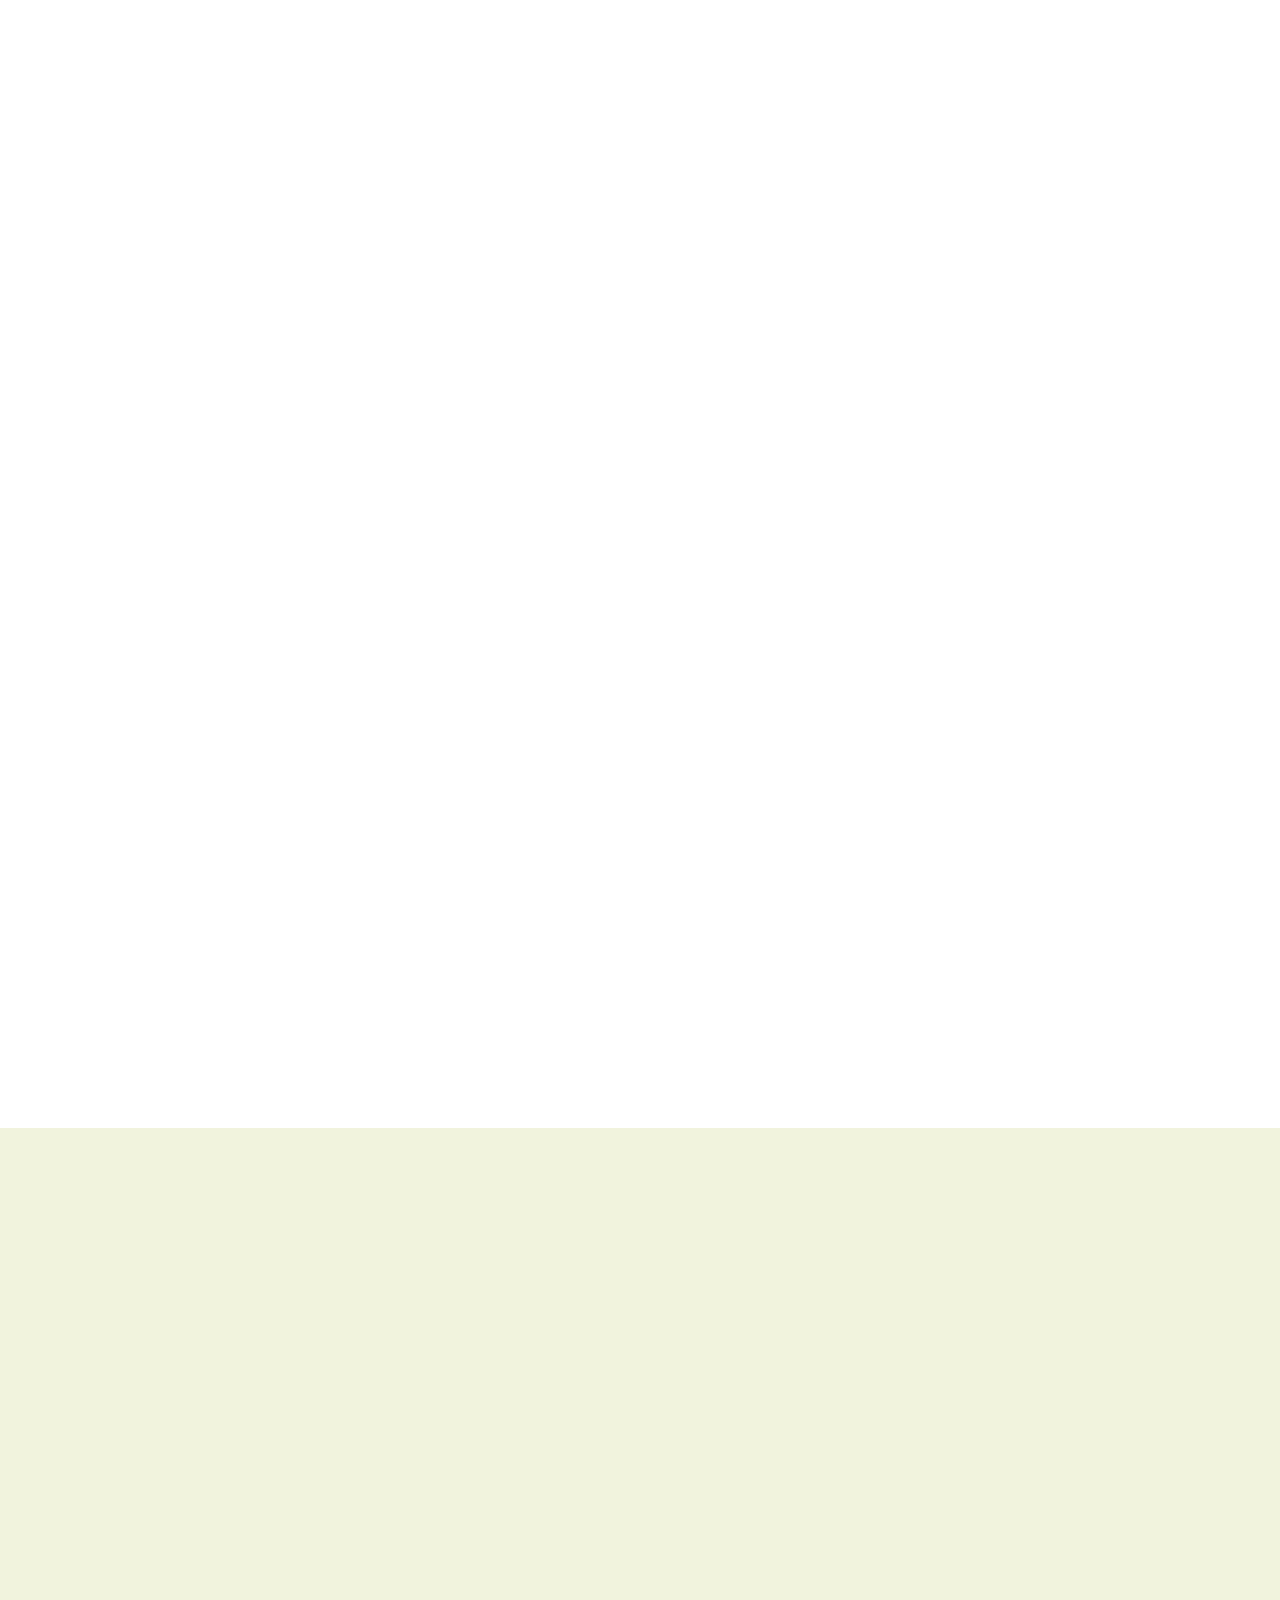
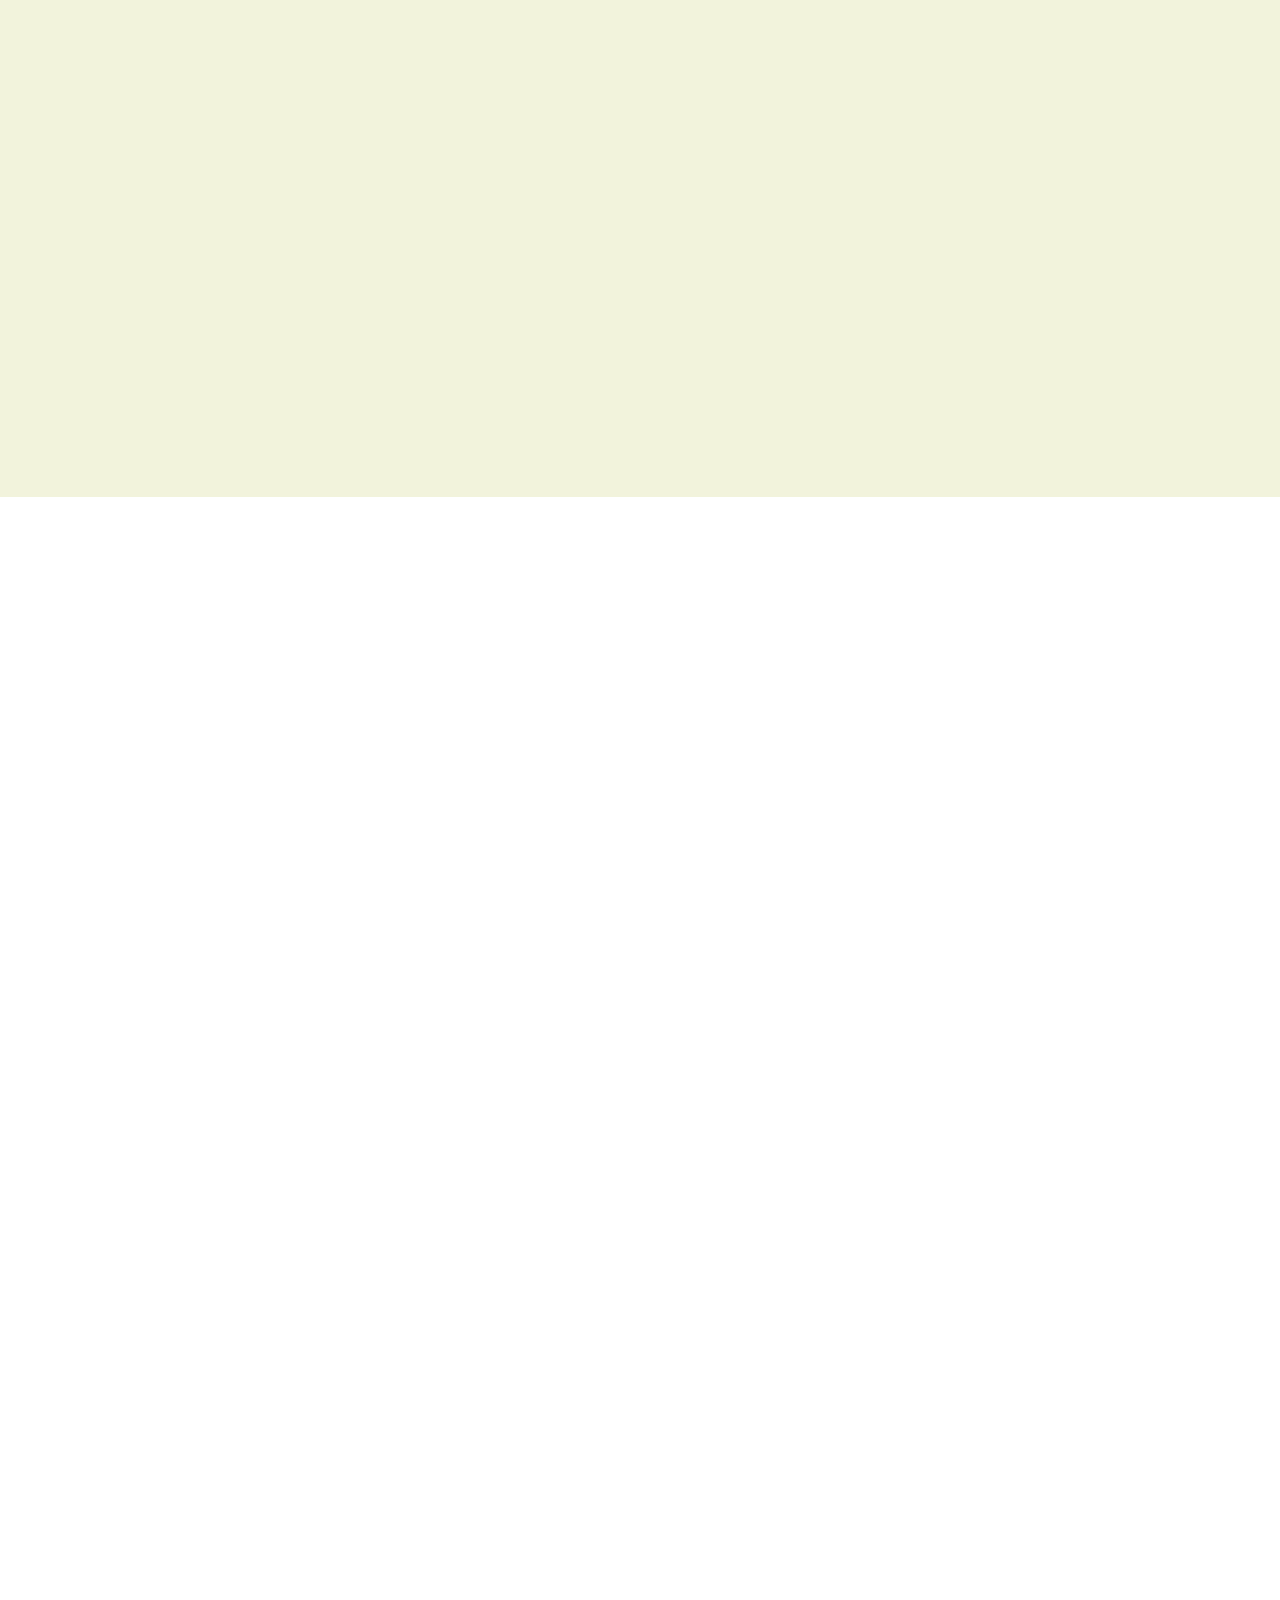
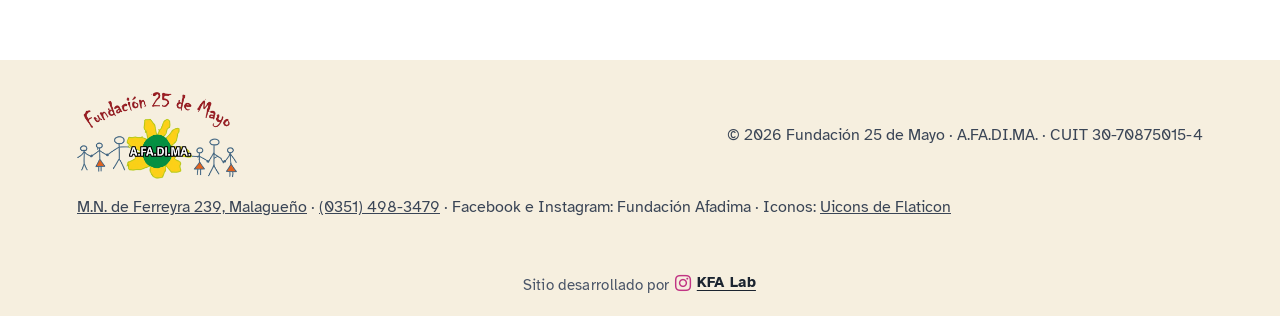
<file: index_1.html>
<!doctype html>
<html lang="es">
<head>
<meta charset="utf-8">
<meta name="viewport" content="width=device-width, initial-scale=1">
<title>A.FA.DI.MA. — Fundación 25 de Mayo, Malagueño | Jóvenes con discapacidad</title>
<meta name="description" content="Fundación 25 de Mayo (A.FA.DI.MA.) de Malagueño, Córdoba: acompañamos a jóvenes y adultos con discapacidad con talleres de cocina, huerta, arte y más. Doná, sumate o escribinos.">
<link rel="canonical" href="https://fundacion-25-de-mayo.vercel.app/">
<meta name="robots" content="index, follow">
<meta name="theme-color" content="#FBD519">
<link rel="icon" href="/favicon.ico" sizes="48x48">
<link rel="icon" type="image/png" sizes="192x192" href="/img/icon-192.png">
<link rel="apple-touch-icon" href="/apple-touch-icon.png">
<meta property="og:type" content="website">
<meta property="og:locale" content="es_AR">
<meta property="og:site_name" content="Fundación 25 de Mayo — A.FA.DI.MA.">
<meta property="og:title" content="A.FA.DI.MA. — Fundación 25 de Mayo, Malagueño | Jóvenes con discapacidad">
<meta property="og:description" content="Fundación 25 de Mayo (A.FA.DI.MA.) de Malagueño, Córdoba: acompañamos a jóvenes y adultos con discapacidad con talleres de cocina, huerta, arte y más. Doná, sumate o escribinos.">
<meta property="og:url" content="https://fundacion-25-de-mayo.vercel.app/">
<meta property="og:image" content="https://fundacion-25-de-mayo.vercel.app/img/hero.jpg">
<meta property="og:image:width" content="1375">
<meta property="og:image:height" content="768">
<meta name="twitter:card" content="summary_large_image">
<script type="application/ld+json">
{"@context":"https://schema.org","@type":"NGO","name":"Fundación 25 de Mayo — A.FA.DI.MA.","alternateName":["A.FA.DI.MA.","AFADIMA","Fundación Afadima","Asociación de Familiares y Amigos de personas con Discapacidad de Malagueño"],"url":"https://fundacion-25-de-mayo.vercel.app/","logo":"https://fundacion-25-de-mayo.vercel.app/img/logo.png","image":"https://fundacion-25-de-mayo.vercel.app/img/sede.jpg","description":"Fundación sin fines de lucro de Malagueño, Córdoba, que acompaña a jóvenes y adultos con discapacidad con talleres de cocina, huerta, arte, reciclado, expresión y actividad física.","taxID":"30-70875015-4","telephone":"+54 351 498-3479","email":"a.fa.di.ma@hotmail.com","address":{"@type":"PostalAddress","streetAddress":"M.N. de Ferreyra 239","addressLocality":"Malagueño","addressRegion":"Córdoba","addressCountry":"AR"},"areaServed":"Malagueño, Córdoba"}
</script>
<link rel="preconnect" href="https://fonts.googleapis.com">
<link href="https://fonts.googleapis.com/css2?family=Atkinson+Hyperlegible:wght@400;700&family=Lexend:wght@500;700&family=Rubik+Spray+Paint&display=swap" rel="stylesheet">
<link rel="stylesheet" href="styles.css">
<link rel="stylesheet" href="theme-switch.css">
<script>try{var t=localStorage.getItem("tema");if(t==="oscuro"||(!t&&matchMedia("(prefers-color-scheme: dark)").matches))document.documentElement.classList.add("noche")}catch(e){}</script>
</head>
<body>
<div class="loader" id="loader" role="status" aria-live="polite" aria-label="Cargando">
  <div class="progress" aria-hidden="true"><span class="inner"></span><span class="inner"></span><span class="inner"></span><span class="inner"></span><span class="inner"></span></div>
  <p class="loader-txt">Cargando…</p>
</div>
<noscript><style>.loader{display:none}</style></noscript>
<script>(function(){var l=document.getElementById('loader');function hide(){if(l)l.classList.add('loader-off')}window.addEventListener('load',hide);setTimeout(hide,6000);window.addEventListener('pageshow',function(e){if(e.persisted)hide()})})();</script>
<svg width="0" height="0" style="position:absolute" aria-hidden="true" focusable="false">
  <filter id="sketchy"><feTurbulence type="fractalNoise" baseFrequency="0.03" numOctaves="2" seed="3"/><feDisplacementMap in="SourceGraphic" scale="2.5"/></filter>
  <filter id="sketchy-sm"><feTurbulence type="fractalNoise" baseFrequency="0.05" numOctaves="2" seed="7"/><feDisplacementMap in="SourceGraphic" scale="1.5"/></filter>
</svg>
<label class="theme-switch" title="Modo nocturno">
  <input type="checkbox" class="theme-switch__checkbox" id="themeToggle" role="switch" aria-label="Modo nocturno">
  <div class="theme-switch__container" aria-hidden="true">
    <div class="theme-switch__clouds"></div>
    <div class="theme-switch__stars-container">
      <svg viewBox="0 0 144 55" fill="currentColor"><path d="M14 6l2 6 6 2-6 2-2 6-2-6-6-2 6-2zM44 30l1.5 4.5 4.5 1.5-4.5 1.5L44 42l-1.5-4.5L38 36l4.5-1.5zM72 8l1.2 3.6 3.6 1.2-3.6 1.2L72 17.6l-1.2-3.6-3.6-1.2 3.6-1.2zM100 34l2 6 6 2-6 2-2 6-2-6-6-2 6-2zM128 10l1.5 4.5 4.5 1.5-4.5 1.5-1.5 4.5-1.5-4.5-4.5-1.5 4.5-1.5zM26 44l1 3 3 1-3 1-1 3-1-3-3-1 3-1z"/></svg>
    </div>
    <div class="theme-switch__stars-cluster"><span class="star"></span><span class="star"></span><span class="star"></span><span class="star"></span><span class="star"></span></div>
    <div class="theme-switch__shooting-star"></div><div class="theme-switch__shooting-star-2"></div><div class="theme-switch__meteor"></div>
    <div class="theme-switch__aurora"></div>
    <div class="theme-switch__comets"><span class="comet"></span><span class="comet"></span></div>
    <div class="theme-switch__circle-container">
      <div class="theme-switch__sun-moon-container">
        <div class="theme-switch__moon"><div class="theme-switch__spot"></div><div class="theme-switch__spot"></div><div class="theme-switch__spot"></div></div>
      </div>
    </div>
  </div>
</label>


<svg width="0" height="0" style="position:absolute" aria-hidden="true" focusable="false">
  <filter id="cb-prot" color-interpolation-filters="sRGB"><feColorMatrix type="matrix" values="1 0 0 0 0  0.479 0.477 0.044 0 0  0.597 -0.689 1.091 0 0  0 0 0 1 0"/></filter>
  <filter id="cb-deut" color-interpolation-filters="sRGB"><feColorMatrix type="matrix" values="1.437 -0.631 0.195 0 0  0 1 0 0 0  -0.184 0.186 0.998 0 0  0 0 0 1 0"/></filter>
  <filter id="cb-trit" color-interpolation-filters="sRGB"><feColorMatrix type="matrix" values="0.741 -0.407 0.666 0 0  0.075 0.585 0.340 0 0  0 0 1 0 0  0 0 0 1 0"/></filter>
</svg>

<p id="anuncio" class="sr" aria-live="polite"></p>

<div class="topbar">
    <div class="a11y-nav">
      <button id="a11yToggle" class="a11y-open" aria-expanded="false" aria-controls="a11yPanel" title="Opciones de accesibilidad">
        <svg aria-hidden="true" width="34" height="34" viewBox="0 0 32 32"><circle cx="16" cy="16" r="15" fill="#2E5677"/><circle cx="16" cy="16" r="12.5" fill="none" stroke="#fff" stroke-width="1.5"/><circle cx="16" cy="8.6" r="2.4" fill="#fff"/><path d="M9 12.6c2.4.7 4.7 1 7 1s4.6-.3 7-1" fill="none" stroke="#fff" stroke-width="2.4" stroke-linecap="round"/><path d="M16 13.6v6M16 19.6l-2.6 5.4M16 19.6l2.6 5.4" fill="none" stroke="#fff" stroke-width="2.4" stroke-linecap="round" stroke-linejoin="round"/></svg>
        <span class="sr">Opciones de accesibilidad</span>
        <svg class="chev" aria-hidden="true" width="14" height="14" viewBox="0 0 24 24" fill="currentColor"><path d="M6 9l6 7 6-7z"/></svg>
      </button>
      <div id="a11yPanel" class="mega-panel" inert>
        <div class="mm">
          <div class="mm-col" role="group" aria-labelledby="g-audio">
            <h3 id="g-audio"><svg aria-hidden="true" width="22" height="22" viewBox="0 0 24 24" fill="none" stroke="currentColor" stroke-width="2" stroke-linecap="round" stroke-linejoin="round"><path d="M11 5L6 9H3v6h3l5 4V5zM15.5 8.5a5 5 0 0 1 0 7M18.5 5.5a9 9 0 0 1 0 13"/></svg>Audio</h3>
            <p>Lee la presentación y después lo que señales con el mouse.</p>
            <div class="mm-row">
              <button id="readAll" aria-pressed="false">Activar lectura por voz</button>
              <label class="voice-pick" hidden>Voz <select id="voiceSel"></select></label>
              <button id="a11yClose">Cerrar menú</button>
            </div>
          </div>
          <div class="mm-col mm-feature">
            <svg aria-hidden="true" width="48" height="48" viewBox="0 0 32 32"><circle cx="16" cy="16" r="15" fill="#fff"/><circle cx="16" cy="16" r="12.5" fill="none" stroke="#2E5677" stroke-width="1.5"/><circle cx="16" cy="8.6" r="2.4" fill="#2E5677"/><path d="M9 12.6c2.4.7 4.7 1 7 1s4.6-.3 7-1" fill="none" stroke="#2E5677" stroke-width="2.4" stroke-linecap="round"/><path d="M16 13.6v6M16 19.6l-2.6 5.4M16 19.6l2.6 5.4" fill="none" stroke="#2E5677" stroke-width="2.4" stroke-linecap="round" stroke-linejoin="round"/></svg>
            <h3>Navegá a tu manera</h3>
            <p>Ajustá la letra, los colores y el audio. Tus elecciones quedan guardadas para la próxima visita.</p>
            <button id="a11yReset">Restablecer todo</button>
          </div>
          <div class="mm-col" role="group" aria-labelledby="g-letra">
            <h3 id="g-letra"><svg aria-hidden="true" width="22" height="22" viewBox="0 0 24 24" fill="none" stroke="currentColor" stroke-width="2" stroke-linecap="round" stroke-linejoin="round"><path d="M4 20l5-14 5 14M6 15h6M15 20l3-8 3 8M16 18h4"/></svg>Tamaño de letra</h3>
            <p>Agrandá o achicá todo el texto.</p>
            <div class="mm-row">
              <button data-fs="-2" aria-label="Achicar letra">A−</button>
              <button data-fs="0" aria-label="Letra normal">A</button>
              <button data-fs="2" aria-label="Agrandar letra">A+</button>
            </div>
          </div>
          <div class="mm-col" role="group" aria-labelledby="g-ver">
            <h3 id="g-ver"><svg aria-hidden="true" width="22" height="22" viewBox="0 0 24 24" fill="none" stroke="currentColor" stroke-width="2" stroke-linecap="round" stroke-linejoin="round"><path d="M2 12s3.6-7 10-7 10 7 10 7-3.6 7-10 7S2 12 2 12z"/><circle cx="12" cy="12" r="3"/></svg>Lectura</h3>
            <p>Más contraste y espacio para leer cómodo.</p>
            <div class="mm-row">
              <button data-toggle="hc" aria-pressed="false">Alto contraste</button>
              <button data-toggle="ul" aria-pressed="false">Subrayar enlaces</button>
              <button data-toggle="sp" aria-pressed="false">Más espacio</button>
            </div>
          </div>
          <div class="mm-col" role="group" aria-labelledby="g-color">
            <h3 id="g-color"><svg aria-hidden="true" width="22" height="22" viewBox="0 0 24 24" fill="none" stroke="currentColor" stroke-width="2" stroke-linecap="round" stroke-linejoin="round"><circle cx="12" cy="12" r="9"/><path d="M12 3v18M12 3a9 9 0 0 1 0 18"/></svg>Daltonismo</h3>
            <p>Corrige los colores según cada tipo.</p>
            <div class="mm-row" id="colorModes">
              <button data-color="" aria-pressed="true">Normal</button>
              <button data-color="prot" aria-pressed="false">Protanopia <small>(rojo)</small></button>
              <button data-color="deut" aria-pressed="false">Deuteranopia <small>(verde)</small></button>
              <button data-color="trit" aria-pressed="false">Tritanopia <small>(azul)</small></button>
              <button data-color="gray" aria-pressed="false">Grises</button>
            </div>
          </div>
        </div>
      </div>
    </div>
</div>
<a class="skip" href="#contenido">Saltar al contenido</a>
<header><div class="wrap">
  <a class="brand" href="index.html" style="color:inherit;text-decoration:none"><img class="logo-img" src="img/logo-mark.png" alt="" width="118" height="44"><span class="brand-name">Fundación 25 de Mayo<span class="sr"> A.FA.DI.MA.</span></span></a>
  <button class="burger" type="button" aria-expanded="false" aria-controls="mainNav" aria-label="Abrir menú"><span></span><span></span><span></span></button>
  <nav aria-label="Principal" id="mainNav">
    <a class="nl" href="#nosotros">Quiénes somos</a><a class="nl" href="#programas">Programas</a><a class="nl" href="#transparencia">Transparencia</a><div class="mega-item">
      <a class="nl" id="ayudarToggle" href="sumate.html" aria-expanded="false" aria-controls="ayudarPanel">¿Cómo ayudar?<svg class="chev" aria-hidden="true" width="12" height="12" viewBox="0 0 24 24" fill="currentColor"><path d="M6 9l6 7 6-7z"/></svg></a>
      <div id="ayudarPanel" class="mega-panel" inert>
        <div class="mm">
          <div class="mm-col mm-feature warm">
            <div class="mm-heart"><svg aria-hidden="true" width="26" height="26" viewBox="0 0 24 24" fill="none" stroke="currentColor" stroke-width="2" stroke-linecap="round" stroke-linejoin="round"><path d="M20.8 4.6a5.5 5.5 0 0 0-7.8 0L12 5.7l-1-1.1a5.5 5.5 0 0 0-7.8 7.8l1 1.1L12 21l7.8-7.5 1-1.1a5.5 5.5 0 0 0 0-7.8z"/></svg></div>
            <h3>Somos una ONG sin fines de lucro</h3>
            <p>Tu aporte es esperanza. Cualquier ayuda es bienvenida: dinero, alimentos, tus horas, tus ideas o tu trabajo.</p>
            <a class="mm-link" href="sumate.html#donar">Donar ahora</a>
          </div>
          <div class="mm-col">
            <h3><svg aria-hidden="true" width="22" height="22" viewBox="0 0 24 24" fill="none" stroke="currentColor" stroke-width="2" stroke-linecap="round" stroke-linejoin="round"><rect x="2" y="6" width="20" height="13" rx="2"/><path d="M2 10h20M6 15h4"/></svg>Doná una vez</h3>
            <p>Un aporte puntual por transferencia bancaria.</p>
            <div class="mm-row"><a class="mm-link" href="sumate.html#donar">Quiero donar</a></div>
          </div>
          <div class="mm-col">
            <h3><svg aria-hidden="true" width="22" height="22" viewBox="0 0 24 24" fill="none" stroke="currentColor" stroke-width="2" stroke-linecap="round" stroke-linejoin="round"><path d="M21 12a9 9 0 1 1-3-6.7L21 8"/><path d="M21 3v5h-5"/></svg>Doná todos los meses</h3>
            <p>Con un aporte mensual sostenés los talleres todo el año.</p>
            <div class="mm-row"><a class="mm-link" href="sumate.html#donar">Ser socio</a></div>
          </div>
          <div class="mm-col">
            <h3><svg aria-hidden="true" width="22" height="22" viewBox="0 0 24 24" fill="none" stroke="currentColor" stroke-width="2" stroke-linecap="round" stroke-linejoin="round"><circle cx="9" cy="7" r="3.5"/><path d="M2.5 20a6.5 6.5 0 0 1 13 0M17 11l2 2 3.5-4"/></svg>Voluntariado</h3>
            <p>Sumá tu tiempo en talleres, eventos o apoyo escolar.</p>
            <div class="mm-row"><a class="mm-link" href="sumate.html#voluntariado">Quiero ser voluntario</a></div>
          </div>
          <div class="mm-col">
            <h3><svg aria-hidden="true" width="22" height="22" viewBox="0 0 24 24" fill="none" stroke="currentColor" stroke-width="2" stroke-linecap="round" stroke-linejoin="round"><rect x="3" y="7" width="18" height="13" rx="2"/><path d="M8 7V5a2 2 0 0 1 2-2h4a2 2 0 0 1 2 2v2M3 13h18"/></svg>Padrinos y empresas</h3>
            <p>Apadriná un programa o sumá a tu empresa como aliada.</p>
            <div class="mm-row"><a class="mm-link" href="sumate.html#empresas">Hablemos</a></div>
          </div>
        </div>
      </div>
    </div><a class="nl" href="#contacto">Contacto</a>
  </nav>
</div></header>
<div class="scrim" id="scrim" aria-hidden="true"></div>

<main id="contenido">
<section class="hero-band"><div class="wrap row hero">
  <div class="hero-text">
    <h1>Acompañamos a jóvenes y adultos con discapacidad a construir su propio camino.</h1>
    <p class="lead">Somos A.FA.DI.MA., familias y amigos de personas con discapacidad de Malagueño. Hace casi 20 años sostenemos un espacio gratuito para seguir aprendiendo después de la secundaria.</p>
    <div style="display:flex;flex-wrap:wrap;gap:1em">
      <a class="btn btn-o donar-cta" href="sumate.html#donar">Donar ahora</a>
      <a class="btn btn-b" href="sumate.html#voluntariado">Quiero ser voluntario</a>
    </div>
  </div>
  <img class="hero-img" src="img/hero.jpg" alt="Dibujo de chicos y chicas tomados de la mano alrededor de una gran flor amarilla; uno de ellos va en silla de ruedas." width="1375" height="768">
</div></section>

<div class="stats" aria-label="Nuestro impacto"><div class="wrap grid" style="grid-template-columns:repeat(auto-fit,minmax(200px,1fr))">
  <div><b>Casi 20</b>años en Malagueño</div><div><b>100 %</b>gratuito para las familias</div><div><b>+5</b>talleres de capacitación</div><div><b>Sin</b>subsidios del Estado</div>
</div></div>

<section id="nosotros" class="nosotros-bg"><div class="wrap">
  <h2>Quiénes somos</h2>
  <div class="row" style="gap:2.5em;align-items:center;margin-bottom:3em">
    <div>
      <p class="lead" style="margin-bottom:1em">Nacimos de la preocupación de un grupo de vecinos de Malagueño: muchos jóvenes con discapacidad, al terminar la secundaria, se quedaban sin un lugar para seguir aprendiendo y compartiendo.</p>
      <p>Así surgió la Fundación 25 de Mayo, A.FA.DI.MA.: la Asociación de Familiares y Amigos de personas con Discapacidad de Malagueño. Desde hace casi 20 años la sostienen grupos de padres con mucho esfuerzo, con un bono contribución anual, ferias americanas de ropa usada y ventas de pollos.</p>
      <p>Las personas que vienen no tienen obra social y sus familias tienen pocos recursos, por eso <b>no se les cobra nada</b>. Sin la fundación, muchos quedarían encerrados en sus casas.</p>
    </div>
    <figure style="margin:0;flex-basis:420px">
      <img class="photo" src="img/sede.jpg" alt="Frente de la sede de la Fundación 25 de Mayo en Malagueño: una casa de ladrillo con rejas negras y un cartel celeste con el nombre." loading="lazy" width="1162" height="647">
      <figcaption style="font-size:.9rem;color:var(--mute);margin-top:.5em">Nuestra sede en M.N. de Ferreyra 239, Malagueño. <a href="https://maps.app.goo.gl/e1VHPkn7VmK34Kgk8" target="_blank" rel="noopener">Ver en el mapa</a></figcaption>
    </figure>
  </div>
  <div class="grid" style="margin-bottom:3em">
    <div class="box"><h3>Misión</h3><p>Favorecer el desarrollo integral de la persona con discapacidad y su integración familiar y social, elevando su calidad de vida.</p></div>
    <div class="box"><h3>Cómo lo hacemos</h3><p>Con talleres de capacitación y estimulación: un proceso de enseñanza y aprendizaje que contribuye a la inclusión.</p></div>
    <div class="box"><h3>Valores</h3><p>Solidaridad, inclusión y compromiso de las familias.</p></div>
  </div>
  <h3 style="font-size:1.4rem;text-align:center">Comisión Administradora</h3>
  <div class="grid team" style="grid-template-columns:repeat(auto-fit,minmax(200px,1fr))">
    <div class="person" tabindex="0"><div class="avatar" aria-hidden="true"><span>MS</span></div><b>Mario Luis Sosa</b><div class="role">Presidente</div><div class="person-more"><p class="pm-role">Presidente</p><p class="pm-name">Mario Luis Sosa</p><p><a href="tel:+5493518026431">351-8026431</a></p><p><a href="https://wa.me/5493518026431" target="_blank" rel="noopener">WhatsApp</a></p></div></div>
    <div class="person" tabindex="0"><div class="avatar" aria-hidden="true"><span>NS</span></div><b>Natalia Analía Sosa</b><div class="role">Secretaria</div><div class="person-more"><p class="pm-role">Secretaria</p><p class="pm-name">Natalia Analía Sosa</p><p><a href="tel:+5493515134659">351-5134659</a></p><p><a href="https://wa.me/5493515134659" target="_blank" rel="noopener">WhatsApp</a></p></div></div>
    <div class="person" tabindex="0"><div class="avatar" aria-hidden="true"><span>ES</span></div><b>Elena Agustina Senardo</b><div class="role">Tesorera</div><div class="person-more"><p class="pm-role">Tesorera</p><p class="pm-name">Elena Agustina Senardo</p><p><a href="tel:+5493518163695">351-8163695</a></p><p><a href="https://wa.me/5493518163695" target="_blank" rel="noopener">WhatsApp</a></p></div></div>
    <div class="person" tabindex="0"><div class="avatar" aria-hidden="true"><span>T</span></div><b>Talleristas</b><div class="role">Cocina, música, pintura, teatro y más</div><div class="person-more"><p class="pm-role">Talleristas</p><p>Coordinan cocina, música, pintura, teatro, huerta y manualidades.</p></div></div>
  </div>
</div></section>

<section id="programas" style="background:var(--sand)"><div class="wrap">
  <h2>Programas y talleres</h2>
  <p class="lead">Talleres de capacitación y estimulación para seguir aprendiendo, compartir experiencias y desarrollar habilidades.</p>
  <div class="pgrid">
    <article class="pc pc-wide">
      <div class="pc-text">
        <p class="pc-cat">Oficio</p>
        <h3>Cocina</h3>
        <p>Cocinamos juntos: medir, amasar, hornear y compartir. Un taller que da autonomía para la vida diaria.</p>
        <p class="pc-when"><b>Cuándo:</b> [días y horario]</p>
        <a class="pc-btn" href="#contacto">Más información sobre cocina</a>
      </div>
      <div class="pc-media"><div class="carousel" role="region" aria-roledescription="carrusel" aria-label="Fotos del taller"><figure class="slide is-on" aria-hidden="false"><img src="img/cocina-equipo.jpg" alt="El equipo de cocina con gorros rojos y delantales, posando frente al pizarrón con la receta y un bizcochuelo recién hecho." loading="eager" width="1052" height="591"></figure><figure class="slide" aria-hidden="true"><img src="img/cocina.jpg" alt="Jóvenes con cofias amasando galletitas alrededor de una mesada junto al tallerista." loading="lazy" width="720" height="720"></figure><figure class="slide" aria-hidden="true"><img src="img/cocina-peras.jpg" alt="El grupo pela y corta peras sobre una mesada de acero." loading="lazy" width="720" height="1280" style="object-position:center 55%"></figure><figure class="slide" aria-hidden="true"><img src="img/budines.jpg" alt="Concurrentes con cofias preparan frascos frente al pizarrón con la receta de budines." loading="lazy" width="720" height="1280" style="object-position:center 30%"></figure><figure class="slide" aria-hidden="true"><img src="img/bizcochuelo.jpg" alt="Una concurrente con gorro rojo muestra el bizcochuelo que preparó." loading="lazy" width="591" height="862" style="object-position:center 30%"></figure></div></div>
    </article>
    <article class="pc">
      <div class="pc-text">
        <p class="pc-cat">Naturaleza</p>
        <h3>Huerta</h3>
        <p>Preparamos la tierra, sembramos y cuidamos lo que crece en el patio de la fundación.</p>
        <p class="pc-when"><b>Cuándo:</b> [días y horario]</p>
        <a class="pc-btn" href="#contacto">Conocé la huerta</a>
      </div>
      <div class="pc-media"><img src="img/huerta.jpg" alt="Grupo con remeras verdes limpiando y carpiendo la huerta en el patio." loading="lazy" width="687" height="514"></div>
    </article>
    <article class="pc">
      <div class="pc-text">
        <p class="pc-cat">Expresión</p>
        <h3>Pintura y arte</h3>
        <p>Pintamos, dibujamos y decoramos: el arte como forma de expresarse y de compartir.</p>
        <p class="pc-when"><b>Cuándo:</b> [días y horario]</p>
        <a class="pc-btn" href="#contacto">Conocé el taller de arte</a>
      </div>
      <div class="pc-media"><div class="carousel" role="region" aria-roledescription="carrusel" aria-label="Fotos del taller"><figure class="slide is-on" aria-hidden="false"><img src="img/pintura.jpg" alt="Dos jóvenes pintando una mesa al aire libre con pinceles y témperas." loading="eager" width="687" height="514"></figure><figure class="slide" aria-hidden="true"><img src="img/dibujo.jpg" alt="Un joven pinta un mandala con lápices de colores." loading="lazy" width="528" height="528"></figure></div></div>
    </article>
    <article class="pc">
      <div class="pc-text">
        <p class="pc-cat">Oficio</p>
        <h3>Manualidades y reciclado</h3>
        <p>Con papel de revistas y diarios armamos canastos, adornos y flores: aprendemos a reutilizar y a crear con las manos.</p>
        <p class="pc-when"><b>Cuándo:</b> [días y horario]</p>
        <a class="pc-btn" href="#contacto">Conocé el taller</a>
      </div>
      <div class="pc-media"><div class="carousel" role="region" aria-roledescription="carrusel" aria-label="Fotos del taller"><figure class="slide is-on" aria-hidden="false"><img src="img/reciclado-canasta.jpg" alt="Una concurrente pinta de amarillo un canasto hecho con tiras de papel de revista." loading="eager" width="720" height="1280" style="object-position:center 70%"></figure><figure class="slide" aria-hidden="true"><img src="img/reciclado.jpg" alt="Un concurrente arma una figura con tubos de papel reciclado." loading="lazy" width="720" height="1280" style="object-position:center 45%"></figure><figure class="slide" aria-hidden="true"><img src="img/flores.jpg" alt="Concurrentes muestran flores de papel rojas y celestes que hicieron." loading="lazy" width="720" height="1280" style="object-position:center 40%"></figure></div></div>
    </article>
    <article class="pc">
      <div class="pc-text">
        <p class="pc-cat">Expresión</p>
        <h3>Música y teatro</h3>
        <p>Cantamos, actuamos y preparamos muestras para compartir con las familias y la comunidad.</p>
        <p class="pc-when"><b>Cuándo:</b> [días y horario]</p>
        <a class="pc-btn" href="#contacto">Conocé música y teatro</a>
      </div>
      <div class="pc-media"><div class="carousel" role="region" aria-roledescription="carrusel" aria-label="Fotos del taller"><figure class="slide is-on" aria-hidden="false"><img src="img/grupo.jpg" alt="Grupo de jóvenes y talleristas posando frente a un escenario decorado, varios con camisetas de Argentina." loading="eager" width="685" height="520"></figure><figure class="slide" aria-hidden="true"><img src="img/baile.jpg" alt="Dos concurrentes bailan tomados de las manos en el salón." loading="lazy" width="720" height="1280" style="object-position:center 30%"></figure></div></div>
    </article>
    <article class="pc pc-wide pc-rev">
      <div class="pc-text">
        <p class="pc-cat">Movimiento</p>
        <h3>Actividad física</h3>
        <p>[Descripción del taller: ejercicios, juegos y relajación al aire libre.]</p>
        <p class="pc-when"><b>Cuándo:</b> [días y horario]</p>
        <a class="pc-btn" href="#contacto">Más información</a>
      </div>
      <div class="pc-media"><img src="img/actividad-fisica.jpg" alt="Jóvenes con remeras verdes sentados en colchonetas azules en el patio durante una clase." loading="lazy" width="687" height="514"></div>
    </article>
  </div>
</div></section>


<section id="galeria" class="dias-bg"><div class="wrap">
  <h2>Nuestros días</h2>
  <p class="lead">Talleres, cumpleaños y festejos: así se vive la fundación.</p>
  <div class="days">
    <figure class="g-video">
      <video src="img/torta.mp4" poster="img/torta-poster.jpg" controls muted loop playsinline preload="metadata" width="408" height="720" aria-label="Video: el taller de cocina decora una gran torta con la palabra Malagueño, flores y granas de colores."></video>
      <figcaption>El taller de cocina decorando una torta para Malagueño.</figcaption>
    </figure>
    <div class="carousel carousel-gallery" role="region" aria-roledescription="carrusel" aria-label="Fotos de nuestros días"><figure class="slide is-on" aria-hidden="false"><img src="img/cumple.jpg" alt="Concurrentes y talleristas alrededor de una torta con vela, bajo un cartel de Feliz cumpleaños." loading="eager" width="1200" height="675"><figcaption>Festejamos cada cumpleaños.</figcaption></figure><figure class="slide" aria-hidden="true"><img src="img/acto-patrio.jpg" alt="Concurrentes con bandas celestes y blancas sostienen la bandera argentina en un acto en la plaza." loading="lazy" width="1200" height="900"><figcaption>Presentes en los actos patrios del pueblo.</figcaption></figure><figure class="slide" aria-hidden="true"><img src="img/festejo.jpg" alt="Selfie de un grupo sonriente con remeras verdes y gorros de cotillón." loading="lazy" width="720" height="1280"><figcaption>Con cotillón, todo es más divertido.</figcaption></figure><figure class="slide" aria-hidden="true"><img src="img/cumple-brindis.jpg" alt="Brindis alrededor de una mesa larga, con vasos de colores en alto." loading="lazy" width="1200" height="900"><figcaption>¡Salud!</figcaption></figure><figure class="slide" aria-hidden="true"><img src="img/sombreros.jpg" alt="Selfie de tres personas con sombreros de colores y una guirnalda celeste y blanca detrás." loading="lazy" width="1200" height="675"><figcaption>Día de disfraces.</figcaption></figure><figure class="slide" aria-hidden="true"><img src="img/selfie-grupo.jpg" alt="Selfie de una tallerista con sombrero violeta y anteojos rosas, con el grupo sonriendo detrás." loading="lazy" width="720" height="1280"><figcaption>Todos en la foto.</figcaption></figure><figure class="slide" aria-hidden="true"><img src="img/flores.jpg" alt="Concurrentes muestran flores de papel rojas y celestes que hicieron." loading="lazy" width="720" height="1280"><figcaption>Flores de papel hechas en el taller.</figcaption></figure></div>
  </div>
</div></section>

<section id="transparencia" class="dias-bg"><div class="wrap">
  <h2>Transparencia</h2>
  <div class="row">
  <div>
    <p class="lead" style="margin-bottom:1em">No recibimos ningún subsidio del Estado. Todo lo sostienen las familias, los vecinos y quienes nos ayudan. Con tu aporte cubrimos:</p>
    <ul class="uses">
      <li>Sueldos de los talleristas (cocina, música, pintura, teatro)</li>
      <li>Insumos: herramientas, pinturas, mercadería e instrumentos</li>
      <li>Servicios de luz y gas</li>
      <li>Mantenimiento y limpieza de la sede</li>
      <li>Seguros</li>
    </ul>
    <a class="btn btn-b" href="#" style="min-height:48px;margin-top:1.25em">Descargar informe anual [año] (PDF)</a>
  </div>
  <div class="box" style="flex-basis:340px">
    <h3 style="margin-bottom:1em">Datos de la organización</h3>
    <dl><dt>Razón social</dt><dd>Fundación 25 de Mayo</dd><dt>CUIT</dt><dd>30-70875015-4</dd><dt>Registro</dt><dd>Personería Jurídica N.º 074 A/04</dd><dt>Domicilio legal</dt><dd>M.N. de Ferreyra 239, Malagueño, Córdoba (CP 5101)</dd><dt>Exención Ganancias</dt><dd>[Sí / No — donaciones deducibles]</dd></dl>
    <blockquote style="margin:1.75em 0 0;padding:1.25em;background:#fff;border-radius:12px">
      <p style="margin:0 0 .5em;font-style:italic">[Testimonio real de una familia o un joven sobre la fundación.]</p>
      <b style="font-size:.9rem">— [Nombre, vínculo]</b>
    </blockquote>
  </div>
  </div>
</div></section>

<section id="contacto" class="dias-bg"><div class="wrap">
  <h2>Contacto e inscripciones</h2>
  <div class="row">
  <div>
    <p class="lead" style="margin-bottom:1.5em">¿Tu hijo o hija quiere participar? ¿Querés ayudar o visitarnos? Escribinos y te respondemos.</p>
    <form class="send-form" action="https://formsubmit.co/a.fa.di.ma@hotmail.com" method="POST" data-kind="consulta"><input type="hidden" name="_subject" value="Nueva consulta desde la web"><input type="hidden" name="_template" value="table"><input type="hidden" name="_captcha" value="false"><input type="text" name="_honey" class="hp" tabindex="-1" autocomplete="off" aria-hidden="true">
      <div><label for="f-nombre">Nombre y apellido</label><input id="f-nombre" name="Nombre" type="text" autocomplete="name" required></div>
      <div><label for="f-tel">Teléfono o WhatsApp</label><input id="f-tel" name="Telefono" type="tel" autocomplete="tel" required></div>
      <div><label for="f-motivo">Motivo</label><select id="f-motivo" name="Motivo"><option>Inscripción a un taller</option><option>Quiero ser voluntario</option><option>Donaciones o empresas</option><option>Quiero visitar la fundación</option><option>Otra consulta</option></select></div>
      <div><label for="f-msg">Mensaje</label><textarea id="f-msg" name="Mensaje" rows="4"></textarea></div>
      <p class="send-how">¿Cómo querés enviarlo?</p>
      <div class="send-btns">
        <button class="send-btn send-email" type="submit" data-via="email"><span class="send-ico"><img src="img/icon-email.png" alt="" width="26" height="26"></span><span class="send-lbl">Enviar por email</span></button>
        <button class="send-btn send-wa" type="submit" data-via="whatsapp"><span class="send-ico"><i class="fi fi-brands-whatsapp" aria-hidden="true"></i></span><span class="send-lbl">Enviar por WhatsApp</span></button>
      </div>
      <p class="form-status" role="status" aria-live="polite"></p>
    </form>
  </div>
  <div style="flex-basis:340px;display:flex;flex-direction:column;gap:1.25em">
    <a class="wa" href="https://wa.me/5493515901524?text=%C2%A1Hola%21%20Les%20escribo%20desde%20la%20p%C3%A1gina%20web%20de%20la%20Fundaci%C3%B3n%2025%20de%20Mayo." target="_blank" rel="noopener"><i class="fi fi-brands-whatsapp" aria-hidden="true"></i>Escribinos por WhatsApp</a>
    <div class="box">
      <p style="margin:0 0 .4em;color:var(--ink)"><b>Dirección:</b> <a href="https://maps.app.goo.gl/e1VHPkn7VmK34Kgk8" target="_blank" rel="noopener">M.N. de Ferreyra 239, Malagueño, Córdoba</a></p>
      <p style="margin:0 0 .4em;color:var(--ink)"><b>Teléfono:</b> <a href="tel:+543514983479">(0351) 498-3479</a></p>
      <p style="margin:0 0 .4em;color:var(--ink)"><b>WhatsApp:</b> <a href="https://wa.me/5493515901524?text=%C2%A1Hola%21%20Les%20escribo%20desde%20la%20p%C3%A1gina%20web%20de%20la%20Fundaci%C3%B3n%2025%20de%20Mayo." target="_blank" rel="noopener">351 590-1524</a></p>
      <p style="margin:0 0 .4em;color:var(--ink)"><b>Email:</b> <a href="mailto:a.fa.di.ma@hotmail.com">a.fa.di.ma@hotmail.com</a></p>
      <p style="margin:0 0 .4em;color:var(--ink)"><b>Redes:</b> Facebook e Instagram, Fundación Afadima</p>
      <p style="margin:0;color:var(--ink)"><b>Horario:</b> [días y horario de atención]</p>
    </div>
    <a class="map-card" href="https://maps.app.goo.gl/e1VHPkn7VmK34Kgk8" target="_blank" rel="noopener">
      <img src="img/sede.jpg" alt="" loading="lazy" width="1162" height="647">
      <span class="map-pill"><span class="send-ico"><img src="img/icon-maps.png" alt="" width="28" height="28"></span><span class="send-lbl">Cómo llegar en Google Maps</span></span>
    </a>
  </div>
  </div>
</div></section>
</main>

<footer><div class="wrap"><img class="foot-logo" src="img/logo.png" alt="Logo de la Fundación 25 de Mayo, A.FA.DI.MA." width="200" height="109"><span>© 2026 Fundación 25 de Mayo · A.FA.DI.MA. · CUIT 30-70875015-4</span><span><a href="https://maps.app.goo.gl/e1VHPkn7VmK34Kgk8" target="_blank" rel="noopener">M.N. de Ferreyra 239, Malagueño</a> · <a href="tel:+543514983479">(0351) 498-3479</a> · Facebook e Instagram: Fundación Afadima · Iconos: <a href="https://www.flaticon.com/uicons" target="_blank" rel="noopener">Uicons de Flaticon</a></span></div><p class="credit">Sitio desarrollado por <a class="credit-link" href="https://www.instagram.com/kfa.lab/" target="_blank" rel="noopener" aria-label="KFA Lab en Instagram (se abre en una pestaña nueva)"><i class="fi fi-brands-instagram" aria-hidden="true"></i><b>KFA Lab</b></a></p></footer>

<a class="float" href="https://wa.me/5493515901524?text=%C2%A1Hola%21%20Les%20escribo%20desde%20la%20p%C3%A1gina%20web%20de%20la%20Fundaci%C3%B3n%2025%20de%20Mayo." target="_blank" rel="noopener" aria-label="Escribir por WhatsApp"><i class="fi fi-brands-whatsapp" aria-hidden="true"></i></a>

<script src="app.js"></script>
</body>
</html>
</file>
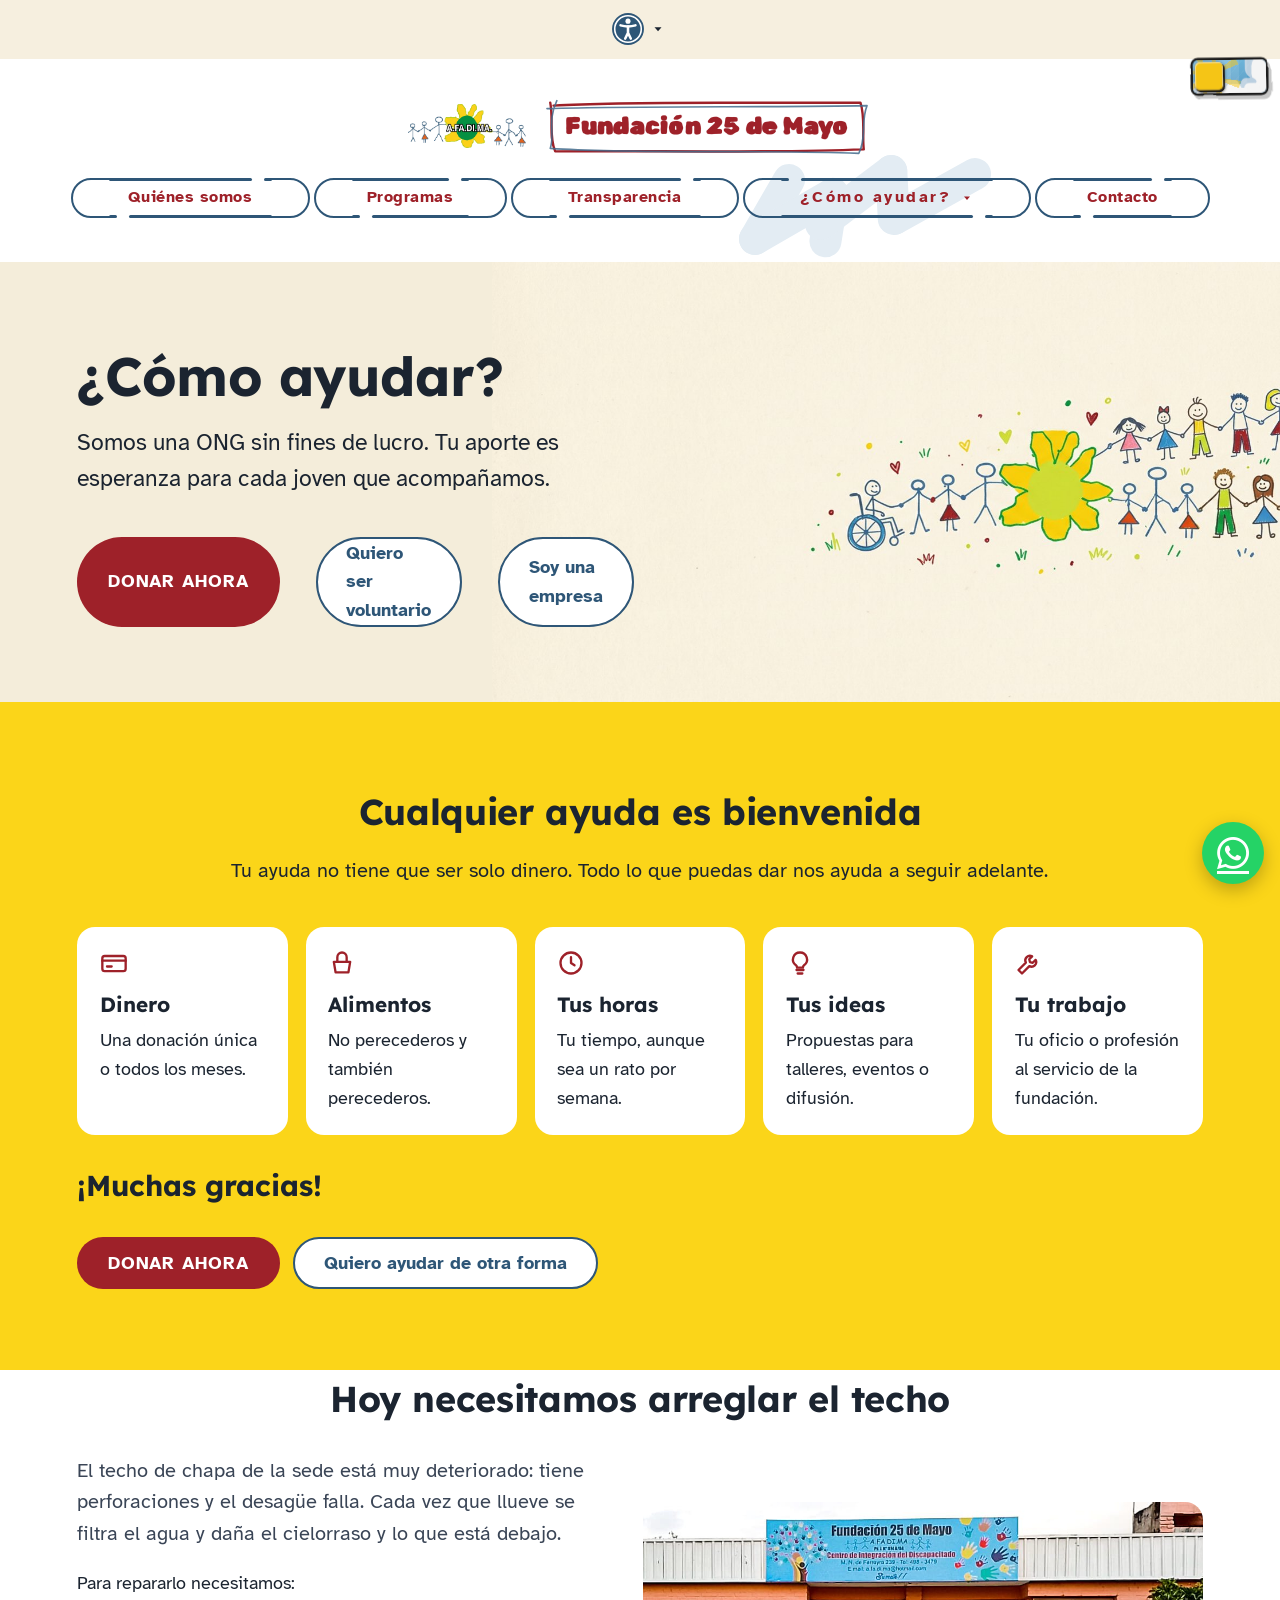
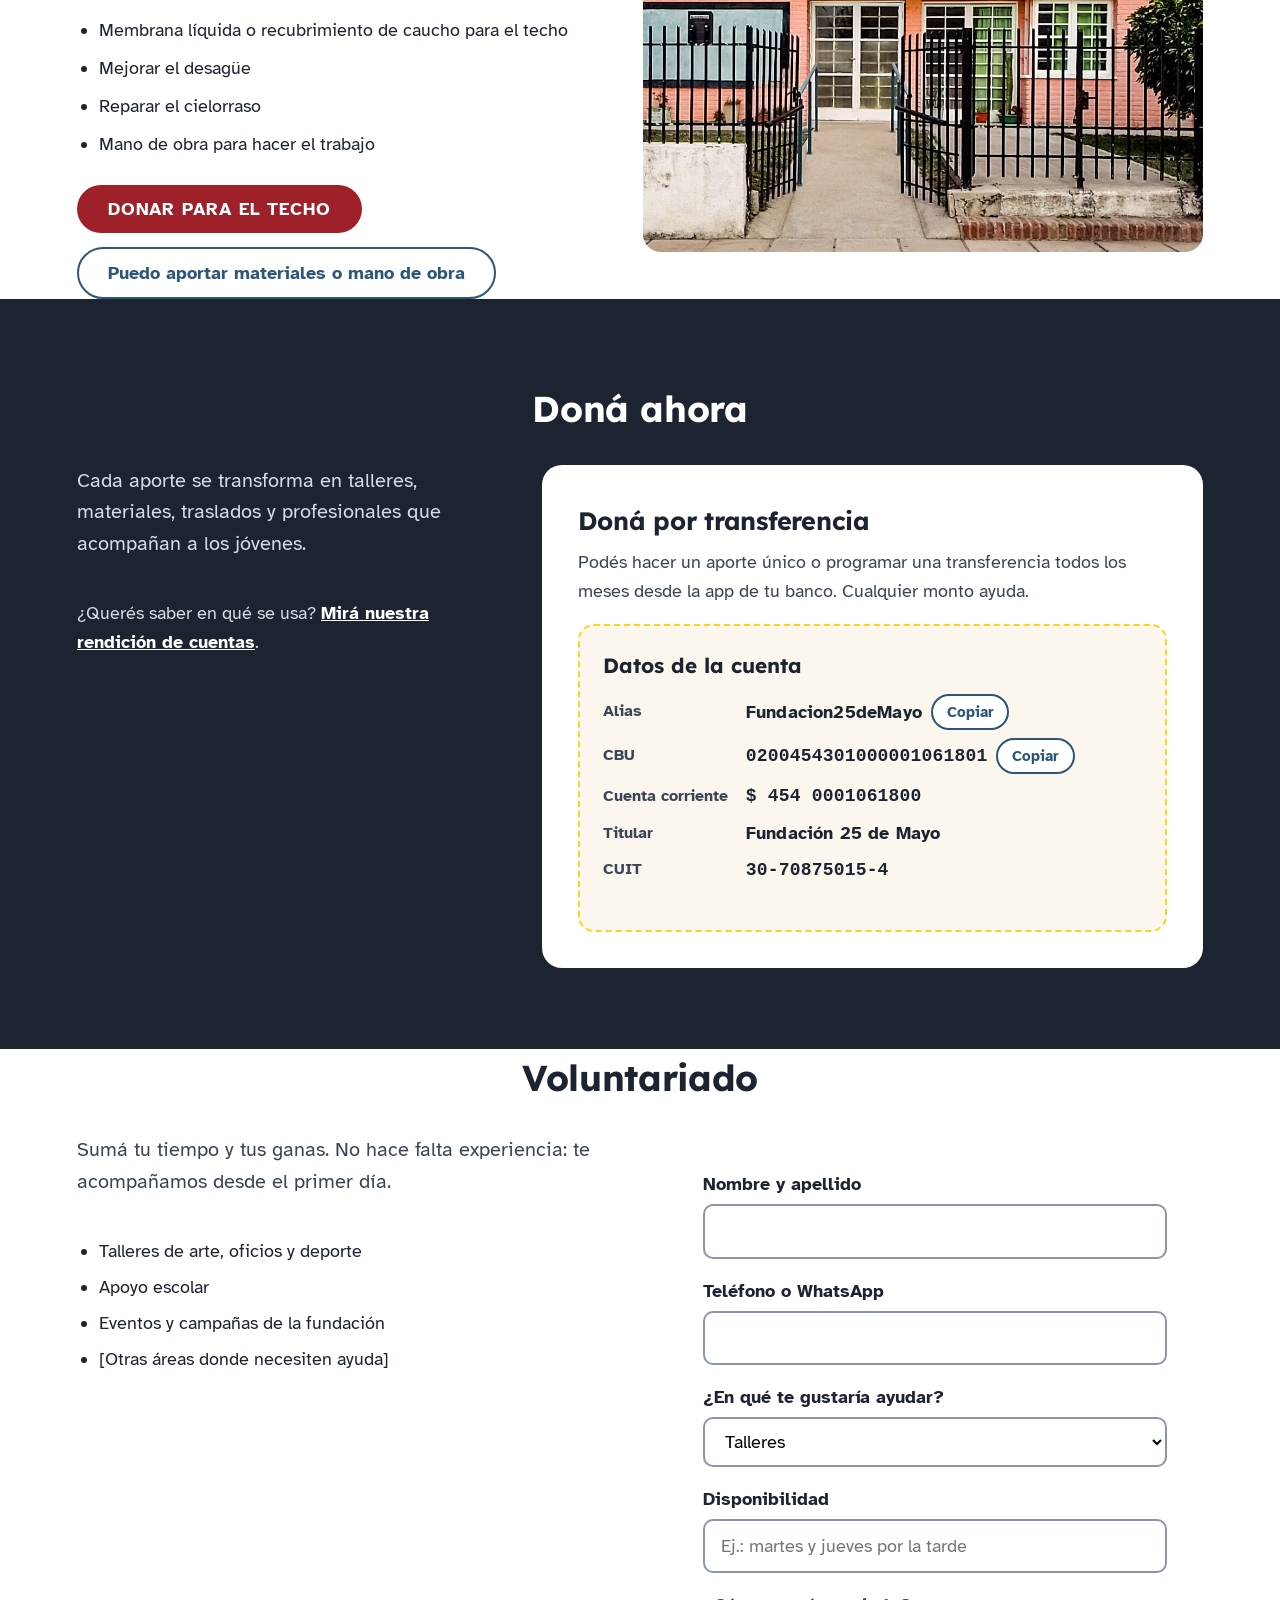
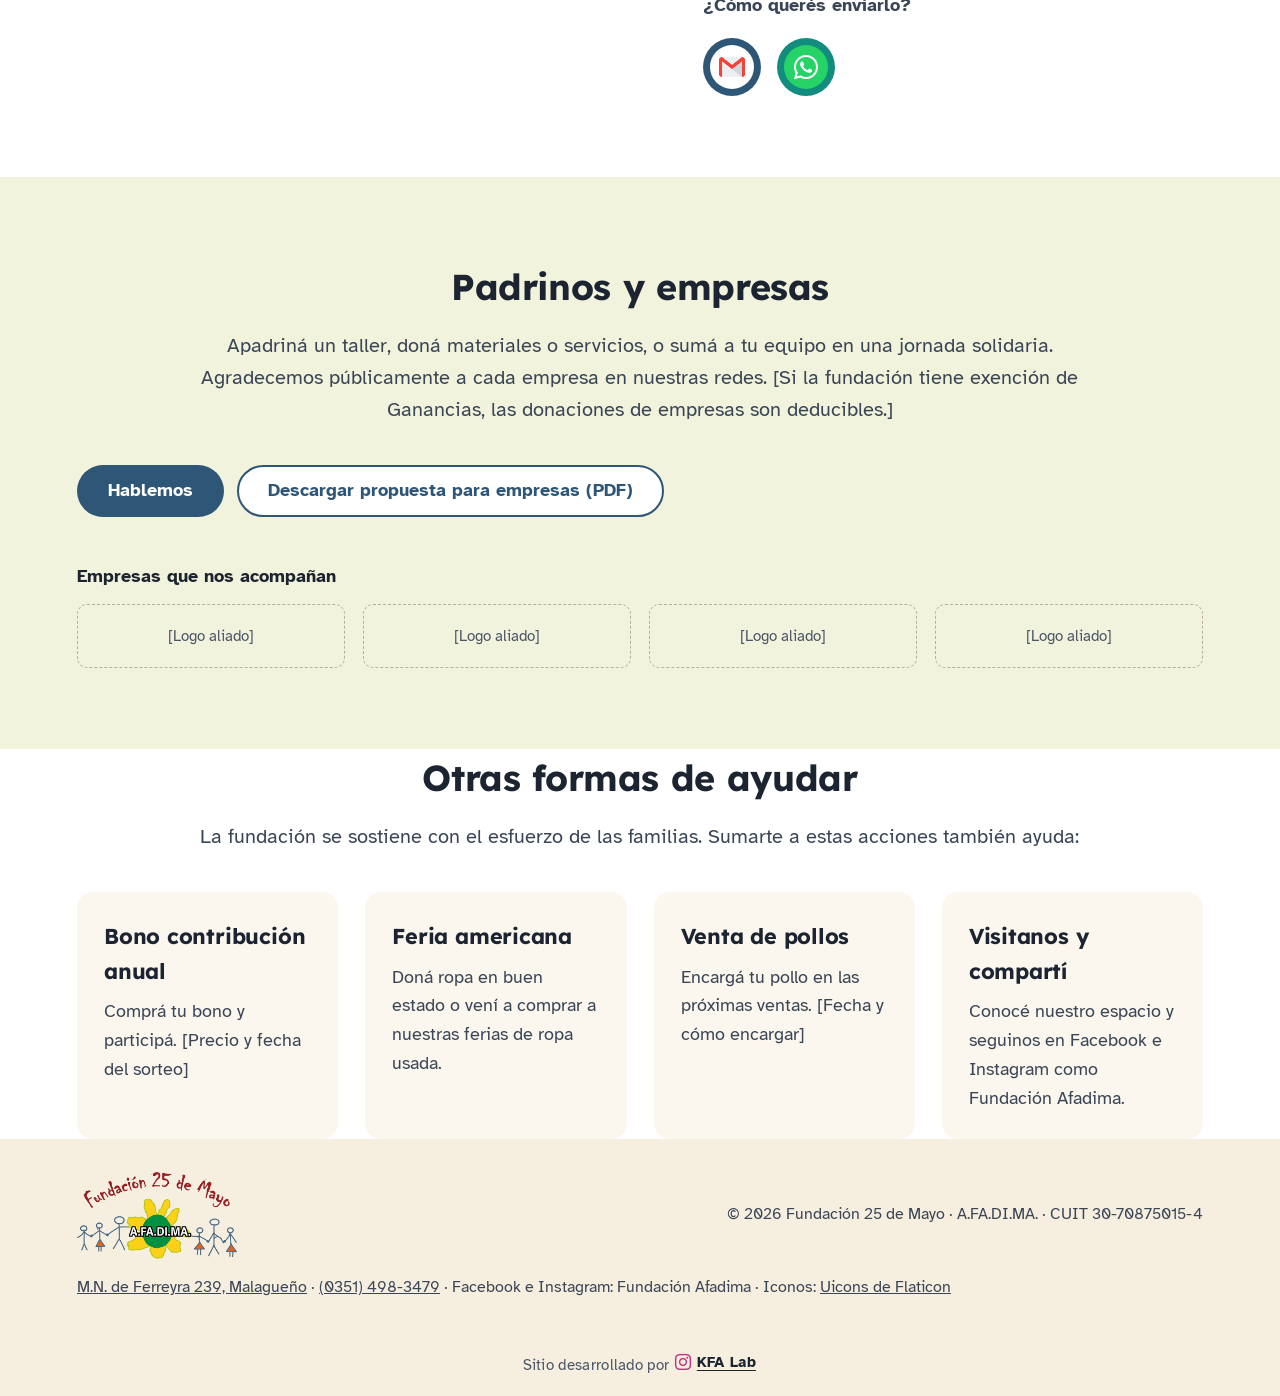
<file: sumate.html>
<!doctype html>
<html lang="es">
<head>
<meta charset="utf-8">
<meta name="viewport" content="width=device-width, initial-scale=1">
<title>¿Cómo ayudar? — A.FA.DI.MA. Fundación 25 de Mayo, Malagueño</title>
<meta name="description" content="Sumate a la Fundación 25 de Mayo (A.FA.DI.MA.) de Malagueño: doná, colaborá como voluntario o inscribite a los talleres para jóvenes y adultos con discapacidad.">
<link rel="canonical" href="https://fundacion-25-de-mayo.vercel.app/sumate.html">
<meta name="robots" content="index, follow">
<meta name="theme-color" content="#FBD519">
<link rel="icon" type="image/png" href="img/logo-mark.png">
<meta property="og:type" content="website">
<meta property="og:locale" content="es_AR">
<meta property="og:site_name" content="Fundación 25 de Mayo — A.FA.DI.MA.">
<meta property="og:title" content="¿Cómo ayudar? — A.FA.DI.MA. Fundación 25 de Mayo, Malagueño">
<meta property="og:description" content="Sumate a la Fundación 25 de Mayo (A.FA.DI.MA.) de Malagueño: doná, colaborá como voluntario o inscribite a los talleres para jóvenes y adultos con discapacidad.">
<meta property="og:url" content="https://fundacion-25-de-mayo.vercel.app/sumate.html">
<meta property="og:image" content="https://fundacion-25-de-mayo.vercel.app/img/sumate.jpg">
<meta property="og:image:width" content="1375">
<meta property="og:image:height" content="768">
<meta name="twitter:card" content="summary_large_image">
<link rel="preconnect" href="https://fonts.googleapis.com">
<link href="https://fonts.googleapis.com/css2?family=Atkinson+Hyperlegible:wght@400;700&family=Lexend:wght@500;700&family=Rubik+Spray+Paint&display=swap" rel="stylesheet">
<link rel="stylesheet" href="styles.css">
<link rel="stylesheet" href="theme-switch.css">
<script>try{var t=localStorage.getItem("tema");if(t==="oscuro"||(!t&&matchMedia("(prefers-color-scheme: dark)").matches))document.documentElement.classList.add("noche")}catch(e){}</script>
</head>
<body>
<div class="loader" id="loader" role="status" aria-live="polite" aria-label="Cargando">
  <div class="progress" aria-hidden="true"><span class="inner"></span><span class="inner"></span><span class="inner"></span><span class="inner"></span><span class="inner"></span></div>
  <p class="loader-txt">Cargando…</p>
</div>
<noscript><style>.loader{display:none}</style></noscript>
<script>(function(){var l=document.getElementById('loader');function hide(){if(l)l.classList.add('loader-off')}window.addEventListener('load',hide);setTimeout(hide,6000);window.addEventListener('pageshow',function(e){if(e.persisted)hide()})})();</script>
<svg width="0" height="0" style="position:absolute" aria-hidden="true" focusable="false">
  <filter id="sketchy"><feTurbulence type="fractalNoise" baseFrequency="0.03" numOctaves="2" seed="3"/><feDisplacementMap in="SourceGraphic" scale="2.5"/></filter>
  <filter id="sketchy-sm"><feTurbulence type="fractalNoise" baseFrequency="0.05" numOctaves="2" seed="7"/><feDisplacementMap in="SourceGraphic" scale="1.5"/></filter>
</svg>
<label class="theme-switch" title="Modo nocturno">
  <input type="checkbox" class="theme-switch__checkbox" id="themeToggle" role="switch" aria-label="Modo nocturno">
  <div class="theme-switch__container" aria-hidden="true">
    <div class="theme-switch__clouds"></div>
    <div class="theme-switch__stars-container">
      <svg viewBox="0 0 144 55" fill="currentColor"><path d="M14 6l2 6 6 2-6 2-2 6-2-6-6-2 6-2zM44 30l1.5 4.5 4.5 1.5-4.5 1.5L44 42l-1.5-4.5L38 36l4.5-1.5zM72 8l1.2 3.6 3.6 1.2-3.6 1.2L72 17.6l-1.2-3.6-3.6-1.2 3.6-1.2zM100 34l2 6 6 2-6 2-2 6-2-6-6-2 6-2zM128 10l1.5 4.5 4.5 1.5-4.5 1.5-1.5 4.5-1.5-4.5-4.5-1.5 4.5-1.5zM26 44l1 3 3 1-3 1-1 3-1-3-3-1 3-1z"/></svg>
    </div>
    <div class="theme-switch__stars-cluster"><span class="star"></span><span class="star"></span><span class="star"></span><span class="star"></span><span class="star"></span></div>
    <div class="theme-switch__shooting-star"></div><div class="theme-switch__shooting-star-2"></div><div class="theme-switch__meteor"></div>
    <div class="theme-switch__aurora"></div>
    <div class="theme-switch__comets"><span class="comet"></span><span class="comet"></span></div>
    <div class="theme-switch__circle-container">
      <div class="theme-switch__sun-moon-container">
        <div class="theme-switch__moon"><div class="theme-switch__spot"></div><div class="theme-switch__spot"></div><div class="theme-switch__spot"></div></div>
      </div>
    </div>
  </div>
</label>


<svg width="0" height="0" style="position:absolute" aria-hidden="true" focusable="false">
  <filter id="cb-prot" color-interpolation-filters="sRGB"><feColorMatrix type="matrix" values="1 0 0 0 0  0.479 0.477 0.044 0 0  0.597 -0.689 1.091 0 0  0 0 0 1 0"/></filter>
  <filter id="cb-deut" color-interpolation-filters="sRGB"><feColorMatrix type="matrix" values="1.437 -0.631 0.195 0 0  0 1 0 0 0  -0.184 0.186 0.998 0 0  0 0 0 1 0"/></filter>
  <filter id="cb-trit" color-interpolation-filters="sRGB"><feColorMatrix type="matrix" values="0.741 -0.407 0.666 0 0  0.075 0.585 0.340 0 0  0 0 1 0 0  0 0 0 1 0"/></filter>
</svg>

<p id="anuncio" class="sr" aria-live="polite"></p>

<div class="topbar">
    <div class="a11y-nav">
      <button id="a11yToggle" class="a11y-open" aria-expanded="false" aria-controls="a11yPanel" title="Opciones de accesibilidad">
        <svg aria-hidden="true" width="34" height="34" viewBox="0 0 32 32"><circle cx="16" cy="16" r="15" fill="#2E5677"/><circle cx="16" cy="16" r="12.5" fill="none" stroke="#fff" stroke-width="1.5"/><circle cx="16" cy="8.6" r="2.4" fill="#fff"/><path d="M9 12.6c2.4.7 4.7 1 7 1s4.6-.3 7-1" fill="none" stroke="#fff" stroke-width="2.4" stroke-linecap="round"/><path d="M16 13.6v6M16 19.6l-2.6 5.4M16 19.6l2.6 5.4" fill="none" stroke="#fff" stroke-width="2.4" stroke-linecap="round" stroke-linejoin="round"/></svg>
        <span class="sr">Opciones de accesibilidad</span>
        <svg class="chev" aria-hidden="true" width="14" height="14" viewBox="0 0 24 24" fill="currentColor"><path d="M6 9l6 7 6-7z"/></svg>
      </button>
      <div id="a11yPanel" class="mega-panel" inert>
        <div class="mm">
          <div class="mm-col" role="group" aria-labelledby="g-audio">
            <h3 id="g-audio"><svg aria-hidden="true" width="22" height="22" viewBox="0 0 24 24" fill="none" stroke="currentColor" stroke-width="2" stroke-linecap="round" stroke-linejoin="round"><path d="M11 5L6 9H3v6h3l5 4V5zM15.5 8.5a5 5 0 0 1 0 7M18.5 5.5a9 9 0 0 1 0 13"/></svg>Audio</h3>
            <p>Lee la presentación y después lo que señales con el mouse.</p>
            <div class="mm-row">
              <button id="readAll" aria-pressed="false">Activar lectura por voz</button>
              <label class="voice-pick" hidden>Voz <select id="voiceSel"></select></label>
              <button id="a11yClose">Cerrar menú</button>
            </div>
          </div>
          <div class="mm-col mm-feature">
            <svg aria-hidden="true" width="48" height="48" viewBox="0 0 32 32"><circle cx="16" cy="16" r="15" fill="#fff"/><circle cx="16" cy="16" r="12.5" fill="none" stroke="#2E5677" stroke-width="1.5"/><circle cx="16" cy="8.6" r="2.4" fill="#2E5677"/><path d="M9 12.6c2.4.7 4.7 1 7 1s4.6-.3 7-1" fill="none" stroke="#2E5677" stroke-width="2.4" stroke-linecap="round"/><path d="M16 13.6v6M16 19.6l-2.6 5.4M16 19.6l2.6 5.4" fill="none" stroke="#2E5677" stroke-width="2.4" stroke-linecap="round" stroke-linejoin="round"/></svg>
            <h3>Navegá a tu manera</h3>
            <p>Ajustá la letra, los colores y el audio. Tus elecciones quedan guardadas para la próxima visita.</p>
            <button id="a11yReset">Restablecer todo</button>
          </div>
          <div class="mm-col" role="group" aria-labelledby="g-letra">
            <h3 id="g-letra"><svg aria-hidden="true" width="22" height="22" viewBox="0 0 24 24" fill="none" stroke="currentColor" stroke-width="2" stroke-linecap="round" stroke-linejoin="round"><path d="M4 20l5-14 5 14M6 15h6M15 20l3-8 3 8M16 18h4"/></svg>Tamaño de letra</h3>
            <p>Agrandá o achicá todo el texto.</p>
            <div class="mm-row">
              <button data-fs="-2" aria-label="Achicar letra">A−</button>
              <button data-fs="0" aria-label="Letra normal">A</button>
              <button data-fs="2" aria-label="Agrandar letra">A+</button>
            </div>
          </div>
          <div class="mm-col" role="group" aria-labelledby="g-ver">
            <h3 id="g-ver"><svg aria-hidden="true" width="22" height="22" viewBox="0 0 24 24" fill="none" stroke="currentColor" stroke-width="2" stroke-linecap="round" stroke-linejoin="round"><path d="M2 12s3.6-7 10-7 10 7 10 7-3.6 7-10 7S2 12 2 12z"/><circle cx="12" cy="12" r="3"/></svg>Lectura</h3>
            <p>Más contraste y espacio para leer cómodo.</p>
            <div class="mm-row">
              <button data-toggle="hc" aria-pressed="false">Alto contraste</button>
              <button data-toggle="ul" aria-pressed="false">Subrayar enlaces</button>
              <button data-toggle="sp" aria-pressed="false">Más espacio</button>
            </div>
          </div>
          <div class="mm-col" role="group" aria-labelledby="g-color">
            <h3 id="g-color"><svg aria-hidden="true" width="22" height="22" viewBox="0 0 24 24" fill="none" stroke="currentColor" stroke-width="2" stroke-linecap="round" stroke-linejoin="round"><circle cx="12" cy="12" r="9"/><path d="M12 3v18M12 3a9 9 0 0 1 0 18"/></svg>Daltonismo</h3>
            <p>Corrige los colores según cada tipo.</p>
            <div class="mm-row" id="colorModes">
              <button data-color="" aria-pressed="true">Normal</button>
              <button data-color="prot" aria-pressed="false">Protanopia <small>(rojo)</small></button>
              <button data-color="deut" aria-pressed="false">Deuteranopia <small>(verde)</small></button>
              <button data-color="trit" aria-pressed="false">Tritanopia <small>(azul)</small></button>
              <button data-color="gray" aria-pressed="false">Grises</button>
            </div>
          </div>
        </div>
      </div>
    </div>
</div>
<a class="skip" href="#contenido">Saltar al contenido</a>
<header><div class="wrap">
  <a class="brand" href="index.html" style="color:inherit;text-decoration:none"><img class="logo-img" src="img/logo-mark.png" alt="" width="118" height="44"><span class="brand-name">Fundación 25 de Mayo<span class="sr"> A.FA.DI.MA.</span></span></a>
  <button class="burger" type="button" aria-expanded="false" aria-controls="mainNav" aria-label="Abrir menú"><span></span><span></span><span></span></button>
  <nav aria-label="Principal" id="mainNav">
    <a class="nl" href="index.html#nosotros">Quiénes somos</a><a class="nl" href="index.html#programas">Programas</a><a class="nl" href="index.html#transparencia">Transparencia</a><div class="mega-item">
      <a class="nl" id="ayudarToggle" href="sumate.html" aria-current="page" aria-expanded="false" aria-controls="ayudarPanel">¿Cómo ayudar?<svg class="chev" aria-hidden="true" width="12" height="12" viewBox="0 0 24 24" fill="currentColor"><path d="M6 9l6 7 6-7z"/></svg></a>
      <div id="ayudarPanel" class="mega-panel" inert>
        <div class="mm">
          <div class="mm-col mm-feature warm">
            <div class="mm-heart"><svg aria-hidden="true" width="26" height="26" viewBox="0 0 24 24" fill="none" stroke="currentColor" stroke-width="2" stroke-linecap="round" stroke-linejoin="round"><path d="M20.8 4.6a5.5 5.5 0 0 0-7.8 0L12 5.7l-1-1.1a5.5 5.5 0 0 0-7.8 7.8l1 1.1L12 21l7.8-7.5 1-1.1a5.5 5.5 0 0 0 0-7.8z"/></svg></div>
            <h3>Somos una ONG sin fines de lucro</h3>
            <p>Tu aporte es esperanza. Cualquier ayuda es bienvenida: dinero, alimentos, tus horas, tus ideas o tu trabajo.</p>
            <a class="mm-link" href="#donar">Donar ahora</a>
          </div>
          <div class="mm-col">
            <h3><svg aria-hidden="true" width="22" height="22" viewBox="0 0 24 24" fill="none" stroke="currentColor" stroke-width="2" stroke-linecap="round" stroke-linejoin="round"><rect x="2" y="6" width="20" height="13" rx="2"/><path d="M2 10h20M6 15h4"/></svg>Doná una vez</h3>
            <p>Un aporte puntual por transferencia bancaria.</p>
            <div class="mm-row"><a class="mm-link" href="#donar">Quiero donar</a></div>
          </div>
          <div class="mm-col">
            <h3><svg aria-hidden="true" width="22" height="22" viewBox="0 0 24 24" fill="none" stroke="currentColor" stroke-width="2" stroke-linecap="round" stroke-linejoin="round"><path d="M21 12a9 9 0 1 1-3-6.7L21 8"/><path d="M21 3v5h-5"/></svg>Doná todos los meses</h3>
            <p>Con un aporte mensual sostenés los talleres todo el año.</p>
            <div class="mm-row"><a class="mm-link" href="#donar">Ser socio</a></div>
          </div>
          <div class="mm-col">
            <h3><svg aria-hidden="true" width="22" height="22" viewBox="0 0 24 24" fill="none" stroke="currentColor" stroke-width="2" stroke-linecap="round" stroke-linejoin="round"><circle cx="9" cy="7" r="3.5"/><path d="M2.5 20a6.5 6.5 0 0 1 13 0M17 11l2 2 3.5-4"/></svg>Voluntariado</h3>
            <p>Sumá tu tiempo en talleres, eventos o apoyo escolar.</p>
            <div class="mm-row"><a class="mm-link" href="#voluntariado">Quiero ser voluntario</a></div>
          </div>
          <div class="mm-col">
            <h3><svg aria-hidden="true" width="22" height="22" viewBox="0 0 24 24" fill="none" stroke="currentColor" stroke-width="2" stroke-linecap="round" stroke-linejoin="round"><rect x="3" y="7" width="18" height="13" rx="2"/><path d="M8 7V5a2 2 0 0 1 2-2h4a2 2 0 0 1 2 2v2M3 13h18"/></svg>Padrinos y empresas</h3>
            <p>Apadriná un programa o sumá a tu empresa como aliada.</p>
            <div class="mm-row"><a class="mm-link" href="#empresas">Hablemos</a></div>
          </div>
        </div>
      </div>
    </div><a class="nl" href="index.html#contacto">Contacto</a>
  </nav>
</div></header>
<div class="scrim" id="scrim" aria-hidden="true"></div>

<main id="contenido">
<section class="page-hero" style="padding:0"><div class="wrap"><div class="hero-text">
  <h1>¿Cómo ayudar?</h1>
  <p class="lead">Somos una ONG sin fines de lucro. Tu aporte es esperanza para cada joven que acompañamos.</p>
  <div class="jump">
    <a class="btn btn-o donar-cta" href="#donar">Donar ahora</a>
    <a class="btn btn-b" href="#voluntariado">Quiero ser voluntario</a>
    <a class="btn btn-b" href="#empresas">Soy una empresa</a>
  </div>
  </div>
  <img class="hero-img" src="img/sumate.jpg" alt="Dibujo de una ronda de chicos y chicas de la mano junto a una flor amarilla." width="1375" height="768">
</div></section>

<section id="toda-ayuda" class="welcome"><div class="wrap">
  <h2>Cualquier ayuda es bienvenida</h2>
  <p class="lead">Tu ayuda no tiene que ser solo dinero. Todo lo que puedas dar nos ayuda a seguir adelante.</p>
  <ul class="help-list">
    <li><svg aria-hidden="true" width="28" height="28" viewBox="0 0 24 24" fill="none" stroke="currentColor" stroke-width="2" stroke-linecap="round" stroke-linejoin="round"><rect x="2" y="6" width="20" height="13" rx="2"/><path d="M2 10h20M6 15h4"/></svg><b>Dinero</b><span>Una donación única o todos los meses.</span></li>
    <li><svg aria-hidden="true" width="28" height="28" viewBox="0 0 24 24" fill="none" stroke="currentColor" stroke-width="2" stroke-linecap="round" stroke-linejoin="round"><path d="M5 11h14l-1.5 9h-11z"/><path d="M8 11V7a4 4 0 0 1 8 0v4"/></svg><b>Alimentos</b><span>No perecederos y también perecederos.</span></li>
    <li><svg aria-hidden="true" width="28" height="28" viewBox="0 0 24 24" fill="none" stroke="currentColor" stroke-width="2" stroke-linecap="round" stroke-linejoin="round"><circle cx="12" cy="12" r="9"/><path d="M12 7v5l3 2"/></svg><b>Tus horas</b><span>Tu tiempo, aunque sea un rato por semana.</span></li>
    <li><svg aria-hidden="true" width="28" height="28" viewBox="0 0 24 24" fill="none" stroke="currentColor" stroke-width="2" stroke-linecap="round" stroke-linejoin="round"><path d="M9 18h6M10 21h4"/><path d="M12 3a6 6 0 0 0-3.5 10.9c.6.5 1 1.2 1 2.1h5c0-.9.4-1.6 1-2.1A6 6 0 0 0 12 3z"/></svg><b>Tus ideas</b><span>Propuestas para talleres, eventos o difusión.</span></li>
    <li><svg aria-hidden="true" width="28" height="28" viewBox="0 0 24 24" fill="none" stroke="currentColor" stroke-width="2" stroke-linecap="round" stroke-linejoin="round"><path d="M14.7 6.3a4 4 0 0 0-5.4 5.4L3 18l3 3 6.3-6.3a4 4 0 0 0 5.4-5.4l-2.5 2.5-2.4-.6-.6-2.4z"/></svg><b>Tu trabajo</b><span>Tu oficio o profesión al servicio de la fundación.</span></li>
  </ul>
  <p class="thanks">¡Muchas gracias!</p>
  <div class="jump"><a class="btn btn-o donar-cta" href="#donar">Donar ahora</a><a class="btn btn-b" href="index.html#contacto">Quiero ayudar de otra forma</a></div>
</div></section>

<section id="techo" class="wrap">
  <h2>Hoy necesitamos arreglar el techo</h2>
  <div class="row" style="gap:2.5em;align-items:center">
  <div>
    <p class="lead" style="margin-bottom:1em">El techo de chapa de la sede está muy deteriorado: tiene perforaciones y el desagüe falla. Cada vez que llueve se filtra el agua y daña el cielorraso y lo que está debajo.</p>
    <p>Para repararlo necesitamos:</p>
    <ul class="uses">
      <li>Membrana líquida o recubrimiento de caucho para el techo</li>
      <li>Mejorar el desagüe</li>
      <li>Reparar el cielorraso</li>
      <li>Mano de obra para hacer el trabajo</li>
    </ul>
    <div class="jump" style="margin-top:1.5em">
      <a class="btn btn-o donar-cta" href="#donar">Donar para el techo</a>
      <a class="btn btn-b" href="index.html#contacto">Puedo aportar materiales o mano de obra</a>
    </div>
  </div>
  <figure style="margin:0;flex-basis:420px">
    <img class="photo" src="img/sede.jpg" alt="Frente de la sede de la Fundación 25 de Mayo, con techo de chapa." loading="lazy" width="1162" height="647">
  </figure>
  </div>
</section>

<section id="donar" class="dark"><div class="wrap">
  <h2>Doná ahora</h2>
  <div class="row" style="gap:2.5em;align-items:flex-start">
  <div style="flex:1 1 300px">
    <p class="lead">Cada aporte se transforma en talleres, materiales, traslados y profesionales que acompañan a los jóvenes.</p>
    <p style="color:#D5DCE6">¿Querés saber en qué se usa? <a href="index.html#transparencia" style="color:#fff;font-weight:700">Mirá nuestra rendición de cuentas</a>.</p>
  </div>
  <div class="donate">
      <h3 style="margin:0 0 .3em;font-size:1.4rem">Doná por transferencia</h3>
      <p style="margin:0 0 .5em;color:var(--soft)">Podés hacer un aporte único o programar una transferencia todos los meses desde la app de tu banco. Cualquier monto ayuda.</p>
      <div class="transfer" id="transferencia" aria-labelledby="tr-h" style="margin-top:1em">
        <h4 id="tr-h">Datos de la cuenta</h4>
        <dl>
          <dt>Alias</dt><dd><span class="tr-val">Fundacion25deMayo</span><button type="button" class="tr-copy" data-copy="Fundacion25deMayo" aria-label="Copiar alias">Copiar</button></dd>
          <dt>CBU</dt><dd><span class="tr-val tr-num">0200454301000001061801</span><button type="button" class="tr-copy" data-copy="0200454301000001061801" aria-label="Copiar CBU">Copiar</button></dd>
          <dt>Cuenta corriente</dt><dd><span class="tr-val tr-num">$ 454 0001061800</span></dd>
          <dt>Titular</dt><dd><span class="tr-val">Fundación 25 de Mayo</span></dd>
          <dt>CUIT</dt><dd><span class="tr-val tr-num">30-70875015-4</span></dd>
        </dl>
        <p class="tr-note" role="status" aria-live="polite"></p>
      </div>
    </div>
  </div>
</div></section>

<section id="voluntariado" class="wrap">
  <h2>Voluntariado</h2>
  <div class="row" style="gap:3em">
  <div>
    <p class="lead">Sumá tu tiempo y tus ganas. No hace falta experiencia: te acompañamos desde el primer día.</p>
    <ul style="margin:0;padding-left:1.2em;display:grid;gap:.4em">
      <li>Talleres de arte, oficios y deporte</li>
      <li>Apoyo escolar</li>
      <li>Eventos y campañas de la fundación</li>
      <li>[Otras áreas donde necesiten ayuda]</li>
    </ul>
  </div>
  <div class="form-card box">
    <form class="send-form" action="https://formsubmit.co/a.fa.di.ma@hotmail.com" method="POST" data-kind="voluntario"><input type="hidden" name="_subject" value="Nuevo voluntario desde la web"><input type="hidden" name="_template" value="table"><input type="hidden" name="_captcha" value="false"><input type="text" name="_honey" class="hp" tabindex="-1" autocomplete="off" aria-hidden="true">
      <div><label for="v-nombre">Nombre y apellido</label><input id="v-nombre" name="Nombre" type="text" autocomplete="name" required></div>
      <div><label for="v-tel">Teléfono o WhatsApp</label><input id="v-tel" name="Telefono" type="tel" autocomplete="tel" required></div>
      <div><label for="v-area">¿En qué te gustaría ayudar?</label><select id="v-area" name="Quiere ayudar en"><option>Talleres</option><option>Apoyo escolar</option><option>Eventos y campañas</option><option>Donde haga falta</option></select></div>
      <div><label for="v-disp">Disponibilidad</label><input id="v-disp" name="Disponibilidad" type="text" placeholder="Ej.: martes y jueves por la tarde"></div>
      <p class="send-how">¿Cómo querés enviarlo?</p>
      <div class="send-btns">
        <button class="send-btn send-email" type="submit" data-via="email"><span class="send-ico"><img src="img/icon-email.png" alt="" width="26" height="26"></span><span class="send-lbl">Enviar por email</span></button>
        <button class="send-btn send-wa" type="submit" data-via="whatsapp"><span class="send-ico"><i class="fi fi-brands-whatsapp" aria-hidden="true"></i></span><span class="send-lbl">Enviar por WhatsApp</span></button>
      </div>
      <p class="form-status" role="status" aria-live="polite"></p>
    </form>
  </div>
  </div>
</section>

<section id="empresas" style="background:var(--sand)"><div class="wrap">
  <h2>Padrinos y empresas</h2>
  <p class="lead">Apadriná un taller, doná materiales o servicios, o sumá a tu equipo en una jornada solidaria. Agradecemos públicamente a cada empresa en nuestras redes. [Si la fundación tiene exención de Ganancias, las donaciones de empresas son deducibles.]</p>
  <div class="jump" style="margin-bottom:2.5em">
    <a class="btn btn-blue" href="index.html#contacto">Hablemos</a>
    <a class="btn btn-b" href="#">Descargar propuesta para empresas (PDF)</a>
  </div>
  <p style="font-weight:700;margin:0 0 .75em">Empresas que nos acompañan</p>
  <div class="allies allies-light"><div>[Logo aliado]</div><div>[Logo aliado]</div><div>[Logo aliado]</div><div>[Logo aliado]</div></div>
</div></section>

<section id="otras" class="wrap">
  <h2>Otras formas de ayudar</h2>
  <p class="lead">La fundación se sostiene con el esfuerzo de las familias. Sumarte a estas acciones también ayuda:</p>
  <div class="grid">
    <div class="box"><h3>Bono contribución anual</h3><p>Comprá tu bono y participá. [Precio y fecha del sorteo]</p></div>
    <div class="box"><h3>Feria americana</h3><p>Doná ropa en buen estado o vení a comprar a nuestras ferias de ropa usada.</p></div>
    <div class="box"><h3>Venta de pollos</h3><p>Encargá tu pollo en las próximas ventas. [Fecha y cómo encargar]</p></div>
    <div class="box"><h3>Visitanos y compartí</h3><p>Conocé nuestro espacio y seguinos en Facebook e Instagram como Fundación Afadima.</p></div>
  </div>
</section>
</main>

<footer><div class="wrap"><img class="foot-logo" src="img/logo.png" alt="Logo de la Fundación 25 de Mayo, A.FA.DI.MA." width="200" height="109"><span>© 2026 Fundación 25 de Mayo · A.FA.DI.MA. · CUIT 30-70875015-4</span><span><a href="https://maps.app.goo.gl/e1VHPkn7VmK34Kgk8" target="_blank" rel="noopener">M.N. de Ferreyra 239, Malagueño</a> · <a href="tel:+543514983479">(0351) 498-3479</a> · Facebook e Instagram: Fundación Afadima · Iconos: <a href="https://www.flaticon.com/uicons" target="_blank" rel="noopener">Uicons de Flaticon</a></span></div><p class="credit">Sitio desarrollado por <a class="credit-link" href="https://www.instagram.com/kfa.lab/" target="_blank" rel="noopener" aria-label="KFA Lab en Instagram (se abre en una pestaña nueva)"><i class="fi fi-brands-instagram" aria-hidden="true"></i><b>KFA Lab</b></a></p></footer>

<a class="float" href="https://wa.me/5493515901524?text=%C2%A1Hola%21%20Les%20escribo%20desde%20la%20p%C3%A1gina%20web%20de%20la%20Fundaci%C3%B3n%2025%20de%20Mayo." target="_blank" rel="noopener" aria-label="Escribir por WhatsApp"><i class="fi fi-brands-whatsapp" aria-hidden="true"></i></a>

<script src="app.js"></script>
<script>document.querySelectorAll('.tr-copy').forEach(function(b){b.addEventListener('click',function(){var v=b.dataset.copy,n=document.querySelector('.tr-note');function ok(){b.textContent='¡Copiado!';if(n)n.textContent=b.getAttribute('aria-label').replace('Copiar','Copiaste el')+': '+v;setTimeout(function(){b.textContent='Copiar'},2000)}if(navigator.clipboard){navigator.clipboard.writeText(v).then(ok,function(){})}else{var t=document.createElement('textarea');t.value=v;document.body.appendChild(t);t.select();try{document.execCommand('copy');ok()}catch(e){}t.remove()}})})</script>
</body>
</html>
</file>
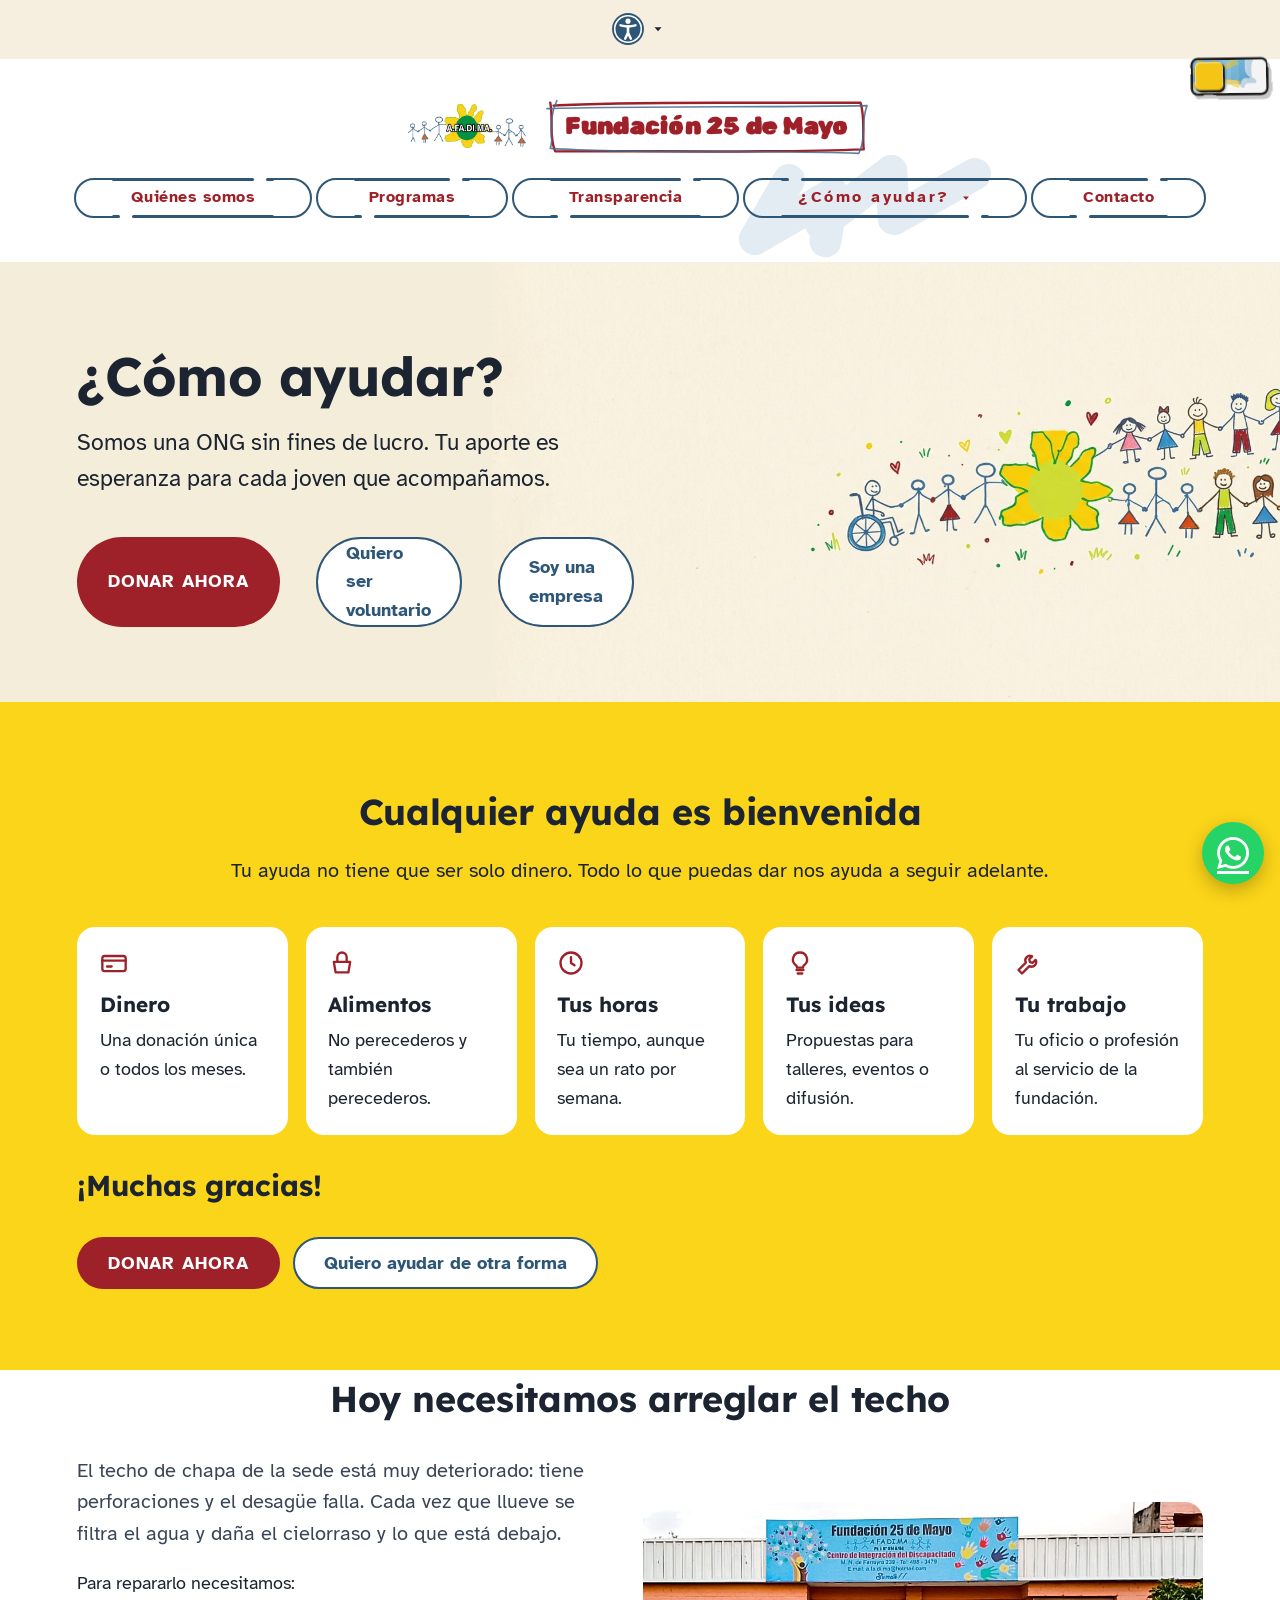
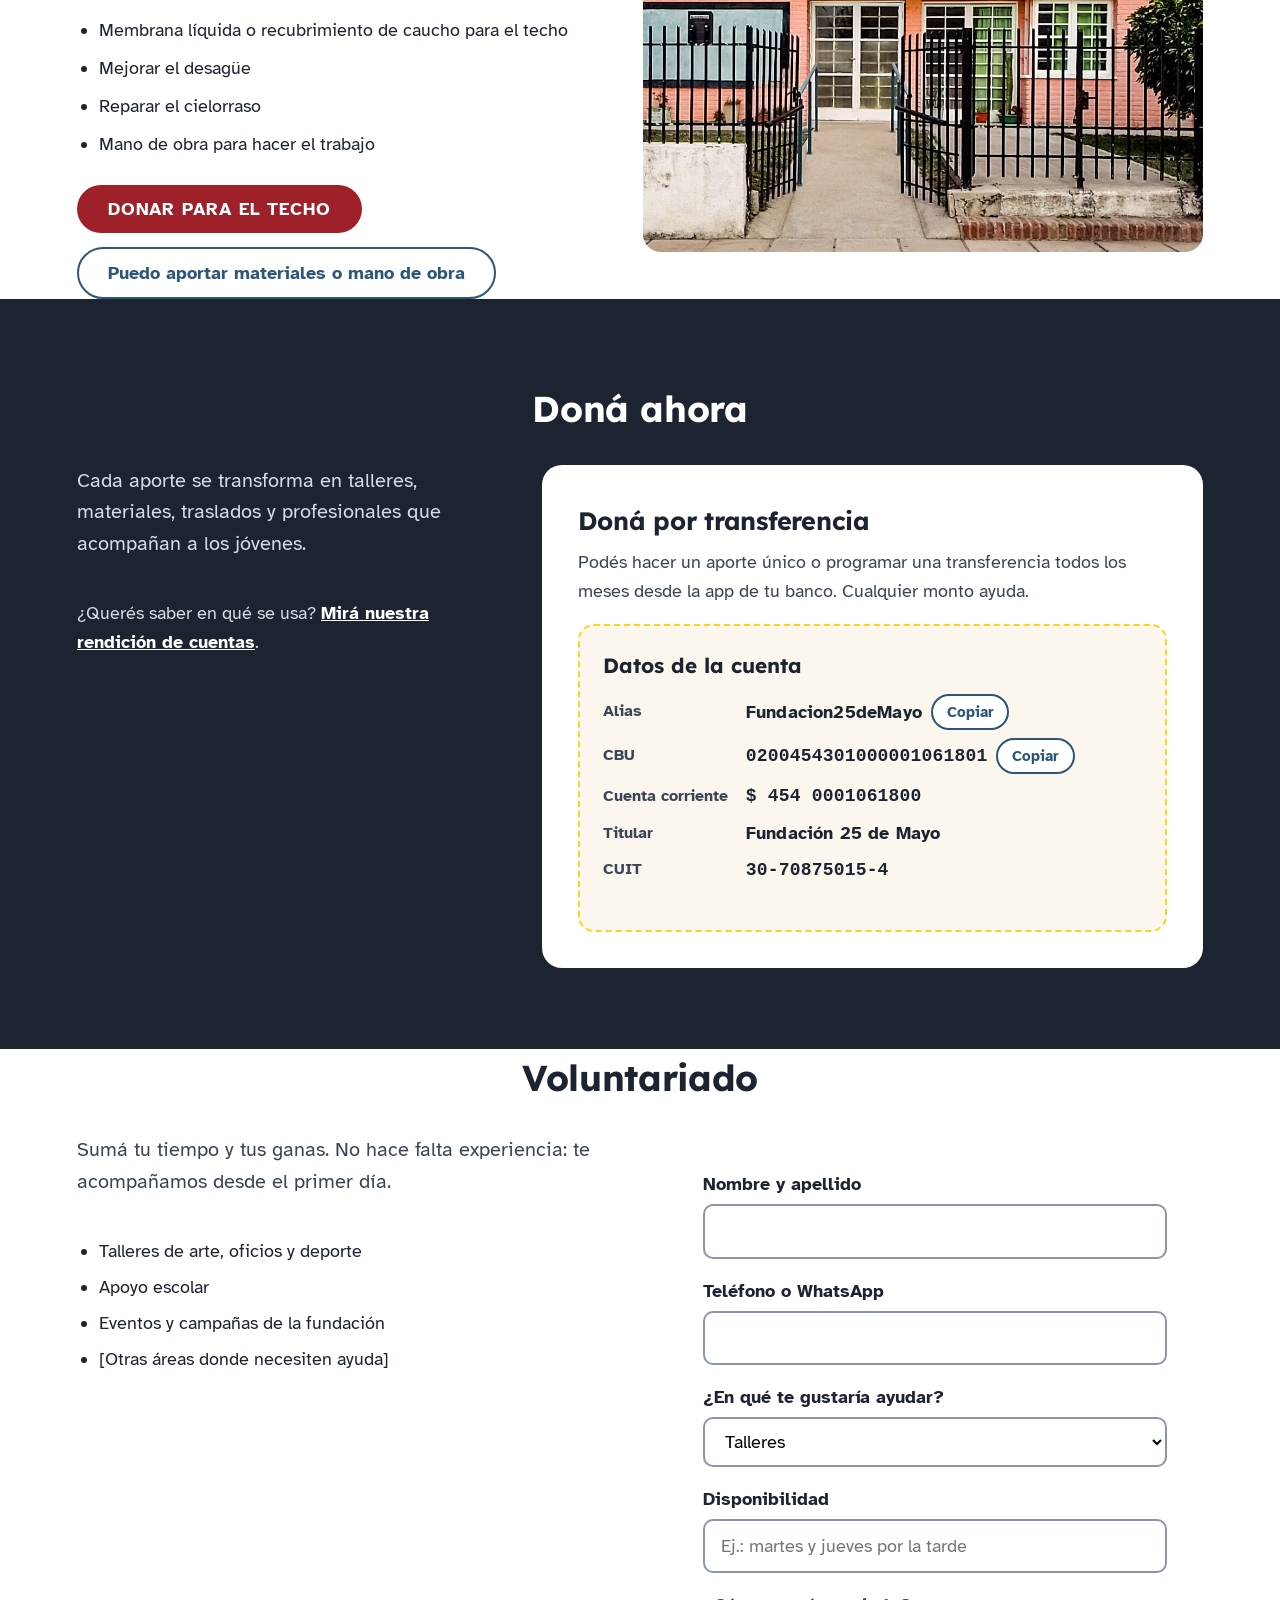
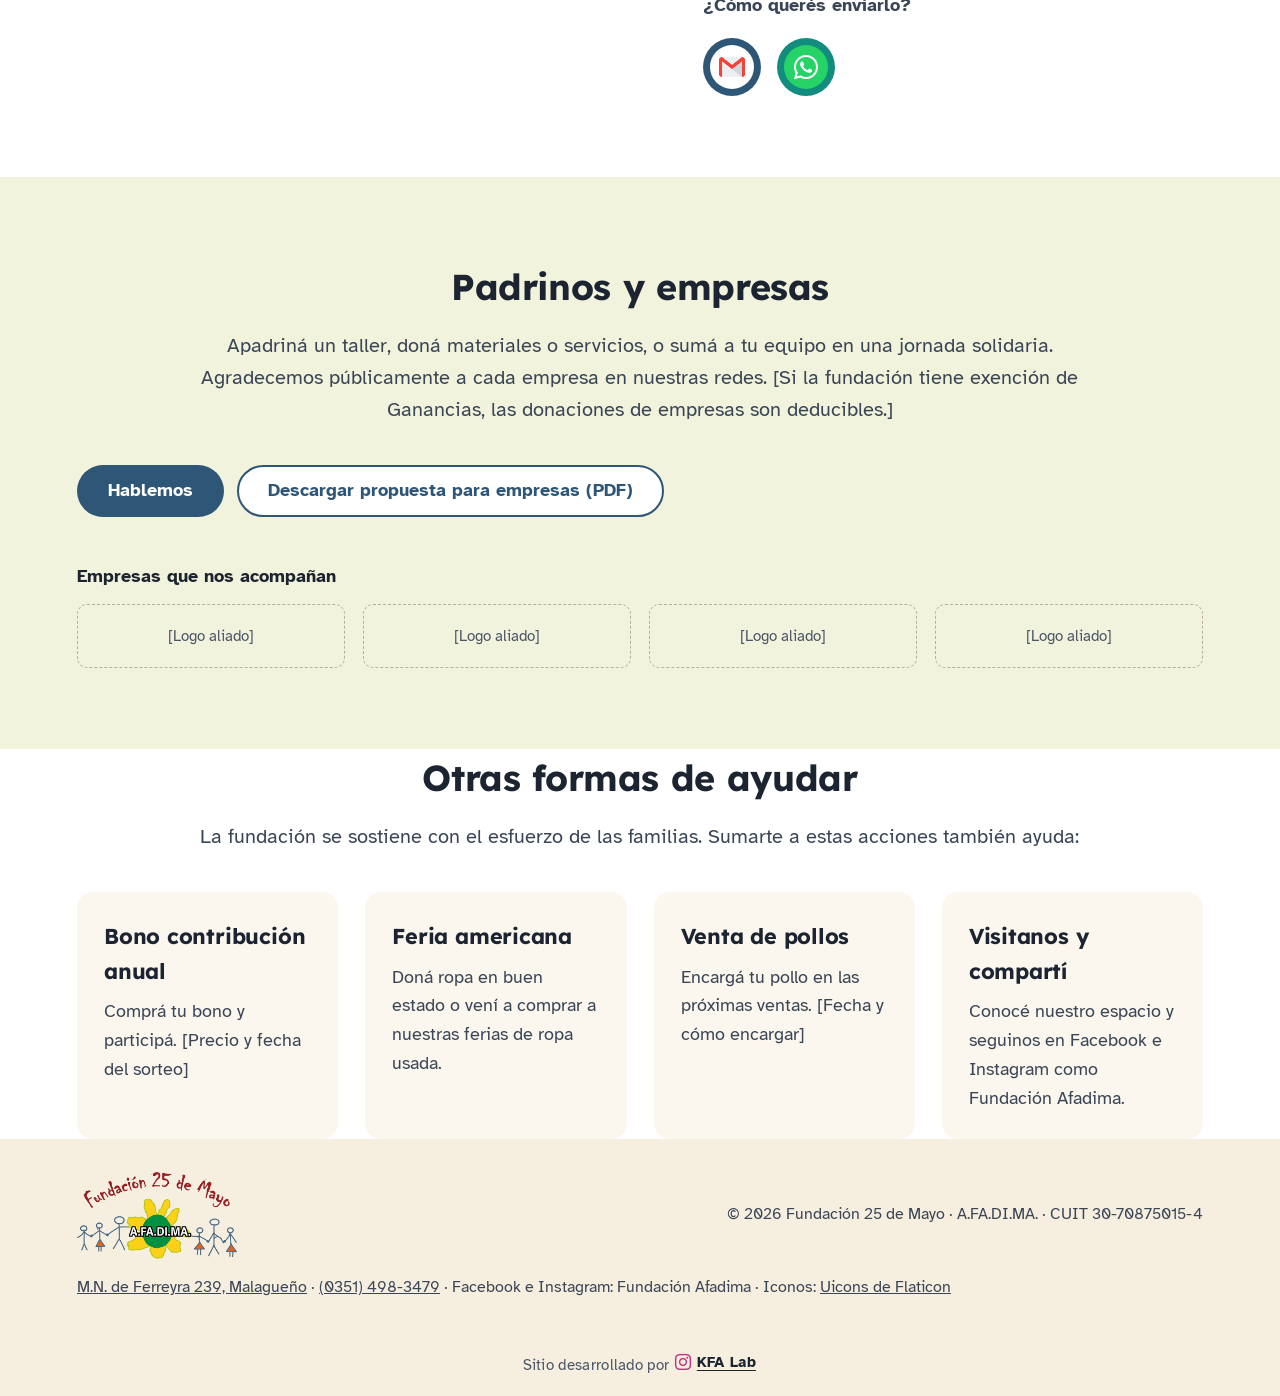
<file: sumate_1.html>
<!doctype html>
<html lang="es">
<head>
<meta charset="utf-8">
<meta name="viewport" content="width=device-width, initial-scale=1">
<title>¿Cómo ayudar? — A.FA.DI.MA. Fundación 25 de Mayo, Malagueño</title>
<meta name="description" content="Sumate a la Fundación 25 de Mayo (A.FA.DI.MA.) de Malagueño: doná, colaborá como voluntario o inscribite a los talleres para jóvenes y adultos con discapacidad.">
<link rel="canonical" href="https://fundacion-25-de-mayo.vercel.app/sumate.html">
<meta name="robots" content="index, follow">
<meta name="theme-color" content="#FBD519">
<link rel="icon" href="/favicon.ico" sizes="48x48">
<link rel="icon" type="image/png" sizes="192x192" href="/img/icon-192.png">
<link rel="apple-touch-icon" href="/apple-touch-icon.png">
<meta property="og:type" content="website">
<meta property="og:locale" content="es_AR">
<meta property="og:site_name" content="Fundación 25 de Mayo — A.FA.DI.MA.">
<meta property="og:title" content="¿Cómo ayudar? — A.FA.DI.MA. Fundación 25 de Mayo, Malagueño">
<meta property="og:description" content="Sumate a la Fundación 25 de Mayo (A.FA.DI.MA.) de Malagueño: doná, colaborá como voluntario o inscribite a los talleres para jóvenes y adultos con discapacidad.">
<meta property="og:url" content="https://fundacion-25-de-mayo.vercel.app/sumate.html">
<meta property="og:image" content="https://fundacion-25-de-mayo.vercel.app/img/sumate.jpg">
<meta property="og:image:width" content="1375">
<meta property="og:image:height" content="768">
<meta name="twitter:card" content="summary_large_image">
<link rel="preconnect" href="https://fonts.googleapis.com">
<link href="https://fonts.googleapis.com/css2?family=Atkinson+Hyperlegible:wght@400;700&family=Lexend:wght@500;700&family=Rubik+Spray+Paint&display=swap" rel="stylesheet">
<link rel="stylesheet" href="styles.css">
<link rel="stylesheet" href="theme-switch.css">
<script>try{var t=localStorage.getItem("tema");if(t==="oscuro"||(!t&&matchMedia("(prefers-color-scheme: dark)").matches))document.documentElement.classList.add("noche")}catch(e){}</script>
</head>
<body>
<div class="loader" id="loader" role="status" aria-live="polite" aria-label="Cargando">
  <div class="progress" aria-hidden="true"><span class="inner"></span><span class="inner"></span><span class="inner"></span><span class="inner"></span><span class="inner"></span></div>
  <p class="loader-txt">Cargando…</p>
</div>
<noscript><style>.loader{display:none}</style></noscript>
<script>(function(){var l=document.getElementById('loader');function hide(){if(l)l.classList.add('loader-off')}window.addEventListener('load',hide);setTimeout(hide,6000);window.addEventListener('pageshow',function(e){if(e.persisted)hide()})})();</script>
<svg width="0" height="0" style="position:absolute" aria-hidden="true" focusable="false">
  <filter id="sketchy"><feTurbulence type="fractalNoise" baseFrequency="0.03" numOctaves="2" seed="3"/><feDisplacementMap in="SourceGraphic" scale="2.5"/></filter>
  <filter id="sketchy-sm"><feTurbulence type="fractalNoise" baseFrequency="0.05" numOctaves="2" seed="7"/><feDisplacementMap in="SourceGraphic" scale="1.5"/></filter>
</svg>
<label class="theme-switch" title="Modo nocturno">
  <input type="checkbox" class="theme-switch__checkbox" id="themeToggle" role="switch" aria-label="Modo nocturno">
  <div class="theme-switch__container" aria-hidden="true">
    <div class="theme-switch__clouds"></div>
    <div class="theme-switch__stars-container">
      <svg viewBox="0 0 144 55" fill="currentColor"><path d="M14 6l2 6 6 2-6 2-2 6-2-6-6-2 6-2zM44 30l1.5 4.5 4.5 1.5-4.5 1.5L44 42l-1.5-4.5L38 36l4.5-1.5zM72 8l1.2 3.6 3.6 1.2-3.6 1.2L72 17.6l-1.2-3.6-3.6-1.2 3.6-1.2zM100 34l2 6 6 2-6 2-2 6-2-6-6-2 6-2zM128 10l1.5 4.5 4.5 1.5-4.5 1.5-1.5 4.5-1.5-4.5-4.5-1.5 4.5-1.5zM26 44l1 3 3 1-3 1-1 3-1-3-3-1 3-1z"/></svg>
    </div>
    <div class="theme-switch__stars-cluster"><span class="star"></span><span class="star"></span><span class="star"></span><span class="star"></span><span class="star"></span></div>
    <div class="theme-switch__shooting-star"></div><div class="theme-switch__shooting-star-2"></div><div class="theme-switch__meteor"></div>
    <div class="theme-switch__aurora"></div>
    <div class="theme-switch__comets"><span class="comet"></span><span class="comet"></span></div>
    <div class="theme-switch__circle-container">
      <div class="theme-switch__sun-moon-container">
        <div class="theme-switch__moon"><div class="theme-switch__spot"></div><div class="theme-switch__spot"></div><div class="theme-switch__spot"></div></div>
      </div>
    </div>
  </div>
</label>


<svg width="0" height="0" style="position:absolute" aria-hidden="true" focusable="false">
  <filter id="cb-prot" color-interpolation-filters="sRGB"><feColorMatrix type="matrix" values="1 0 0 0 0  0.479 0.477 0.044 0 0  0.597 -0.689 1.091 0 0  0 0 0 1 0"/></filter>
  <filter id="cb-deut" color-interpolation-filters="sRGB"><feColorMatrix type="matrix" values="1.437 -0.631 0.195 0 0  0 1 0 0 0  -0.184 0.186 0.998 0 0  0 0 0 1 0"/></filter>
  <filter id="cb-trit" color-interpolation-filters="sRGB"><feColorMatrix type="matrix" values="0.741 -0.407 0.666 0 0  0.075 0.585 0.340 0 0  0 0 1 0 0  0 0 0 1 0"/></filter>
</svg>

<p id="anuncio" class="sr" aria-live="polite"></p>

<div class="topbar">
    <div class="a11y-nav">
      <button id="a11yToggle" class="a11y-open" aria-expanded="false" aria-controls="a11yPanel" title="Opciones de accesibilidad">
        <svg aria-hidden="true" width="34" height="34" viewBox="0 0 32 32"><circle cx="16" cy="16" r="15" fill="#2E5677"/><circle cx="16" cy="16" r="12.5" fill="none" stroke="#fff" stroke-width="1.5"/><circle cx="16" cy="8.6" r="2.4" fill="#fff"/><path d="M9 12.6c2.4.7 4.7 1 7 1s4.6-.3 7-1" fill="none" stroke="#fff" stroke-width="2.4" stroke-linecap="round"/><path d="M16 13.6v6M16 19.6l-2.6 5.4M16 19.6l2.6 5.4" fill="none" stroke="#fff" stroke-width="2.4" stroke-linecap="round" stroke-linejoin="round"/></svg>
        <span class="sr">Opciones de accesibilidad</span>
        <svg class="chev" aria-hidden="true" width="14" height="14" viewBox="0 0 24 24" fill="currentColor"><path d="M6 9l6 7 6-7z"/></svg>
      </button>
      <div id="a11yPanel" class="mega-panel" inert>
        <div class="mm">
          <div class="mm-col" role="group" aria-labelledby="g-audio">
            <h3 id="g-audio"><svg aria-hidden="true" width="22" height="22" viewBox="0 0 24 24" fill="none" stroke="currentColor" stroke-width="2" stroke-linecap="round" stroke-linejoin="round"><path d="M11 5L6 9H3v6h3l5 4V5zM15.5 8.5a5 5 0 0 1 0 7M18.5 5.5a9 9 0 0 1 0 13"/></svg>Audio</h3>
            <p>Lee la presentación y después lo que señales con el mouse.</p>
            <div class="mm-row">
              <button id="readAll" aria-pressed="false">Activar lectura por voz</button>
              <label class="voice-pick" hidden>Voz <select id="voiceSel"></select></label>
              <button id="a11yClose">Cerrar menú</button>
            </div>
          </div>
          <div class="mm-col mm-feature">
            <svg aria-hidden="true" width="48" height="48" viewBox="0 0 32 32"><circle cx="16" cy="16" r="15" fill="#fff"/><circle cx="16" cy="16" r="12.5" fill="none" stroke="#2E5677" stroke-width="1.5"/><circle cx="16" cy="8.6" r="2.4" fill="#2E5677"/><path d="M9 12.6c2.4.7 4.7 1 7 1s4.6-.3 7-1" fill="none" stroke="#2E5677" stroke-width="2.4" stroke-linecap="round"/><path d="M16 13.6v6M16 19.6l-2.6 5.4M16 19.6l2.6 5.4" fill="none" stroke="#2E5677" stroke-width="2.4" stroke-linecap="round" stroke-linejoin="round"/></svg>
            <h3>Navegá a tu manera</h3>
            <p>Ajustá la letra, los colores y el audio. Tus elecciones quedan guardadas para la próxima visita.</p>
            <button id="a11yReset">Restablecer todo</button>
          </div>
          <div class="mm-col" role="group" aria-labelledby="g-letra">
            <h3 id="g-letra"><svg aria-hidden="true" width="22" height="22" viewBox="0 0 24 24" fill="none" stroke="currentColor" stroke-width="2" stroke-linecap="round" stroke-linejoin="round"><path d="M4 20l5-14 5 14M6 15h6M15 20l3-8 3 8M16 18h4"/></svg>Tamaño de letra</h3>
            <p>Agrandá o achicá todo el texto.</p>
            <div class="mm-row">
              <button data-fs="-2" aria-label="Achicar letra">A−</button>
              <button data-fs="0" aria-label="Letra normal">A</button>
              <button data-fs="2" aria-label="Agrandar letra">A+</button>
            </div>
          </div>
          <div class="mm-col" role="group" aria-labelledby="g-ver">
            <h3 id="g-ver"><svg aria-hidden="true" width="22" height="22" viewBox="0 0 24 24" fill="none" stroke="currentColor" stroke-width="2" stroke-linecap="round" stroke-linejoin="round"><path d="M2 12s3.6-7 10-7 10 7 10 7-3.6 7-10 7S2 12 2 12z"/><circle cx="12" cy="12" r="3"/></svg>Lectura</h3>
            <p>Más contraste y espacio para leer cómodo.</p>
            <div class="mm-row">
              <button data-toggle="hc" aria-pressed="false">Alto contraste</button>
              <button data-toggle="ul" aria-pressed="false">Subrayar enlaces</button>
              <button data-toggle="sp" aria-pressed="false">Más espacio</button>
            </div>
          </div>
          <div class="mm-col" role="group" aria-labelledby="g-color">
            <h3 id="g-color"><svg aria-hidden="true" width="22" height="22" viewBox="0 0 24 24" fill="none" stroke="currentColor" stroke-width="2" stroke-linecap="round" stroke-linejoin="round"><circle cx="12" cy="12" r="9"/><path d="M12 3v18M12 3a9 9 0 0 1 0 18"/></svg>Daltonismo</h3>
            <p>Corrige los colores según cada tipo.</p>
            <div class="mm-row" id="colorModes">
              <button data-color="" aria-pressed="true">Normal</button>
              <button data-color="prot" aria-pressed="false">Protanopia <small>(rojo)</small></button>
              <button data-color="deut" aria-pressed="false">Deuteranopia <small>(verde)</small></button>
              <button data-color="trit" aria-pressed="false">Tritanopia <small>(azul)</small></button>
              <button data-color="gray" aria-pressed="false">Grises</button>
            </div>
          </div>
        </div>
      </div>
    </div>
</div>
<a class="skip" href="#contenido">Saltar al contenido</a>
<header><div class="wrap">
  <a class="brand" href="index.html" style="color:inherit;text-decoration:none"><img class="logo-img" src="img/logo-mark.png" alt="" width="118" height="44"><span class="brand-name">Fundación 25 de Mayo<span class="sr"> A.FA.DI.MA.</span></span></a>
  <button class="burger" type="button" aria-expanded="false" aria-controls="mainNav" aria-label="Abrir menú"><span></span><span></span><span></span></button>
  <nav aria-label="Principal" id="mainNav">
    <a class="nl" href="index.html#nosotros">Quiénes somos</a><a class="nl" href="index.html#programas">Programas</a><a class="nl" href="index.html#transparencia">Transparencia</a><div class="mega-item">
      <a class="nl" id="ayudarToggle" href="sumate.html" aria-current="page" aria-expanded="false" aria-controls="ayudarPanel">¿Cómo ayudar?<svg class="chev" aria-hidden="true" width="12" height="12" viewBox="0 0 24 24" fill="currentColor"><path d="M6 9l6 7 6-7z"/></svg></a>
      <div id="ayudarPanel" class="mega-panel" inert>
        <div class="mm">
          <div class="mm-col mm-feature warm">
            <div class="mm-heart"><svg aria-hidden="true" width="26" height="26" viewBox="0 0 24 24" fill="none" stroke="currentColor" stroke-width="2" stroke-linecap="round" stroke-linejoin="round"><path d="M20.8 4.6a5.5 5.5 0 0 0-7.8 0L12 5.7l-1-1.1a5.5 5.5 0 0 0-7.8 7.8l1 1.1L12 21l7.8-7.5 1-1.1a5.5 5.5 0 0 0 0-7.8z"/></svg></div>
            <h3>Somos una ONG sin fines de lucro</h3>
            <p>Tu aporte es esperanza. Cualquier ayuda es bienvenida: dinero, alimentos, tus horas, tus ideas o tu trabajo.</p>
            <a class="mm-link" href="#donar">Donar ahora</a>
          </div>
          <div class="mm-col">
            <h3><svg aria-hidden="true" width="22" height="22" viewBox="0 0 24 24" fill="none" stroke="currentColor" stroke-width="2" stroke-linecap="round" stroke-linejoin="round"><rect x="2" y="6" width="20" height="13" rx="2"/><path d="M2 10h20M6 15h4"/></svg>Doná una vez</h3>
            <p>Un aporte puntual por transferencia bancaria.</p>
            <div class="mm-row"><a class="mm-link" href="#donar">Quiero donar</a></div>
          </div>
          <div class="mm-col">
            <h3><svg aria-hidden="true" width="22" height="22" viewBox="0 0 24 24" fill="none" stroke="currentColor" stroke-width="2" stroke-linecap="round" stroke-linejoin="round"><path d="M21 12a9 9 0 1 1-3-6.7L21 8"/><path d="M21 3v5h-5"/></svg>Doná todos los meses</h3>
            <p>Con un aporte mensual sostenés los talleres todo el año.</p>
            <div class="mm-row"><a class="mm-link" href="#donar">Ser socio</a></div>
          </div>
          <div class="mm-col">
            <h3><svg aria-hidden="true" width="22" height="22" viewBox="0 0 24 24" fill="none" stroke="currentColor" stroke-width="2" stroke-linecap="round" stroke-linejoin="round"><circle cx="9" cy="7" r="3.5"/><path d="M2.5 20a6.5 6.5 0 0 1 13 0M17 11l2 2 3.5-4"/></svg>Voluntariado</h3>
            <p>Sumá tu tiempo en talleres, eventos o apoyo escolar.</p>
            <div class="mm-row"><a class="mm-link" href="#voluntariado">Quiero ser voluntario</a></div>
          </div>
          <div class="mm-col">
            <h3><svg aria-hidden="true" width="22" height="22" viewBox="0 0 24 24" fill="none" stroke="currentColor" stroke-width="2" stroke-linecap="round" stroke-linejoin="round"><rect x="3" y="7" width="18" height="13" rx="2"/><path d="M8 7V5a2 2 0 0 1 2-2h4a2 2 0 0 1 2 2v2M3 13h18"/></svg>Padrinos y empresas</h3>
            <p>Apadriná un programa o sumá a tu empresa como aliada.</p>
            <div class="mm-row"><a class="mm-link" href="#empresas">Hablemos</a></div>
          </div>
        </div>
      </div>
    </div><a class="nl" href="index.html#contacto">Contacto</a>
  </nav>
</div></header>
<div class="scrim" id="scrim" aria-hidden="true"></div>

<main id="contenido">
<section class="page-hero" style="padding:0"><div class="wrap"><div class="hero-text">
  <h1>¿Cómo ayudar?</h1>
  <p class="lead">Somos una ONG sin fines de lucro. Tu aporte es esperanza para cada joven que acompañamos.</p>
  <div class="jump">
    <a class="btn btn-o donar-cta" href="#donar">Donar ahora</a>
    <a class="btn btn-b" href="#voluntariado">Quiero ser voluntario</a>
    <a class="btn btn-b" href="#empresas">Soy una empresa</a>
  </div>
  </div>
  <img class="hero-img" src="img/sumate.jpg" alt="Dibujo de una ronda de chicos y chicas de la mano junto a una flor amarilla." width="1375" height="768">
</div></section>

<section id="toda-ayuda" class="welcome"><div class="wrap">
  <h2>Cualquier ayuda es bienvenida</h2>
  <p class="lead">Tu ayuda no tiene que ser solo dinero. Todo lo que puedas dar nos ayuda a seguir adelante.</p>
  <ul class="help-list">
    <li><svg aria-hidden="true" width="28" height="28" viewBox="0 0 24 24" fill="none" stroke="currentColor" stroke-width="2" stroke-linecap="round" stroke-linejoin="round"><rect x="2" y="6" width="20" height="13" rx="2"/><path d="M2 10h20M6 15h4"/></svg><b>Dinero</b><span>Una donación única o todos los meses.</span></li>
    <li><svg aria-hidden="true" width="28" height="28" viewBox="0 0 24 24" fill="none" stroke="currentColor" stroke-width="2" stroke-linecap="round" stroke-linejoin="round"><path d="M5 11h14l-1.5 9h-11z"/><path d="M8 11V7a4 4 0 0 1 8 0v4"/></svg><b>Alimentos</b><span>No perecederos y también perecederos.</span></li>
    <li><svg aria-hidden="true" width="28" height="28" viewBox="0 0 24 24" fill="none" stroke="currentColor" stroke-width="2" stroke-linecap="round" stroke-linejoin="round"><circle cx="12" cy="12" r="9"/><path d="M12 7v5l3 2"/></svg><b>Tus horas</b><span>Tu tiempo, aunque sea un rato por semana.</span></li>
    <li><svg aria-hidden="true" width="28" height="28" viewBox="0 0 24 24" fill="none" stroke="currentColor" stroke-width="2" stroke-linecap="round" stroke-linejoin="round"><path d="M9 18h6M10 21h4"/><path d="M12 3a6 6 0 0 0-3.5 10.9c.6.5 1 1.2 1 2.1h5c0-.9.4-1.6 1-2.1A6 6 0 0 0 12 3z"/></svg><b>Tus ideas</b><span>Propuestas para talleres, eventos o difusión.</span></li>
    <li><svg aria-hidden="true" width="28" height="28" viewBox="0 0 24 24" fill="none" stroke="currentColor" stroke-width="2" stroke-linecap="round" stroke-linejoin="round"><path d="M14.7 6.3a4 4 0 0 0-5.4 5.4L3 18l3 3 6.3-6.3a4 4 0 0 0 5.4-5.4l-2.5 2.5-2.4-.6-.6-2.4z"/></svg><b>Tu trabajo</b><span>Tu oficio o profesión al servicio de la fundación.</span></li>
  </ul>
  <p class="thanks">¡Muchas gracias!</p>
  <div class="jump"><a class="btn btn-o donar-cta" href="#donar">Donar ahora</a><a class="btn btn-b" href="index.html#contacto">Quiero ayudar de otra forma</a></div>
</div></section>

<section id="techo" class="wrap">
  <h2>Hoy necesitamos arreglar el techo</h2>
  <div class="row" style="gap:2.5em;align-items:center">
  <div>
    <p class="lead" style="margin-bottom:1em">El techo de chapa de la sede está muy deteriorado: tiene perforaciones y el desagüe falla. Cada vez que llueve se filtra el agua y daña el cielorraso y lo que está debajo.</p>
    <p>Para repararlo necesitamos:</p>
    <ul class="uses">
      <li>Membrana líquida o recubrimiento de caucho para el techo</li>
      <li>Mejorar el desagüe</li>
      <li>Reparar el cielorraso</li>
      <li>Mano de obra para hacer el trabajo</li>
    </ul>
    <div class="jump" style="margin-top:1.5em">
      <a class="btn btn-o donar-cta" href="#donar">Donar para el techo</a>
      <a class="btn btn-b" href="index.html#contacto">Puedo aportar materiales o mano de obra</a>
    </div>
  </div>
  <figure style="margin:0;flex-basis:420px">
    <img class="photo" src="img/sede.jpg" alt="Frente de la sede de la Fundación 25 de Mayo, con techo de chapa." loading="lazy" width="1162" height="647">
  </figure>
  </div>
</section>

<section id="donar" class="dark"><div class="wrap">
  <h2>Doná ahora</h2>
  <div class="row" style="gap:2.5em;align-items:flex-start">
  <div style="flex:1 1 300px">
    <p class="lead">Cada aporte se transforma en talleres, materiales, traslados y profesionales que acompañan a los jóvenes.</p>
    <p style="color:#D5DCE6">¿Querés saber en qué se usa? <a href="index.html#transparencia" style="color:#fff;font-weight:700">Mirá nuestra rendición de cuentas</a>.</p>
  </div>
  <div class="donate">
      <h3 style="margin:0 0 .3em;font-size:1.4rem">Doná por transferencia</h3>
      <p style="margin:0 0 .5em;color:var(--soft)">Podés hacer un aporte único o programar una transferencia todos los meses desde la app de tu banco. Cualquier monto ayuda.</p>
      <div class="transfer" id="transferencia" aria-labelledby="tr-h" style="margin-top:1em">
        <h4 id="tr-h">Datos de la cuenta</h4>
        <dl>
          <dt>Alias</dt><dd><span class="tr-val">Fundacion25deMayo</span><button type="button" class="tr-copy" data-copy="Fundacion25deMayo" aria-label="Copiar alias">Copiar</button></dd>
          <dt>CBU</dt><dd><span class="tr-val tr-num">0200454301000001061801</span><button type="button" class="tr-copy" data-copy="0200454301000001061801" aria-label="Copiar CBU">Copiar</button></dd>
          <dt>Cuenta corriente</dt><dd><span class="tr-val tr-num">$ 454 0001061800</span></dd>
          <dt>Titular</dt><dd><span class="tr-val">Fundación 25 de Mayo</span></dd>
          <dt>CUIT</dt><dd><span class="tr-val tr-num">30-70875015-4</span></dd>
        </dl>
        <p class="tr-note" role="status" aria-live="polite"></p>
      </div>
    </div>
  </div>
</div></section>

<section id="voluntariado" class="wrap">
  <h2>Voluntariado</h2>
  <div class="row" style="gap:3em">
  <div>
    <p class="lead">Sumá tu tiempo y tus ganas. No hace falta experiencia: te acompañamos desde el primer día.</p>
    <ul style="margin:0;padding-left:1.2em;display:grid;gap:.4em">
      <li>Talleres de arte, oficios y deporte</li>
      <li>Apoyo escolar</li>
      <li>Eventos y campañas de la fundación</li>
      <li>[Otras áreas donde necesiten ayuda]</li>
    </ul>
  </div>
  <div class="form-card box">
    <form class="send-form" action="https://formsubmit.co/a.fa.di.ma@hotmail.com" method="POST" data-kind="voluntario"><input type="hidden" name="_subject" value="Nuevo voluntario desde la web"><input type="hidden" name="_template" value="table"><input type="hidden" name="_captcha" value="false"><input type="text" name="_honey" class="hp" tabindex="-1" autocomplete="off" aria-hidden="true">
      <div><label for="v-nombre">Nombre y apellido</label><input id="v-nombre" name="Nombre" type="text" autocomplete="name" required></div>
      <div><label for="v-tel">Teléfono o WhatsApp</label><input id="v-tel" name="Telefono" type="tel" autocomplete="tel" required></div>
      <div><label for="v-area">¿En qué te gustaría ayudar?</label><select id="v-area" name="Quiere ayudar en"><option>Talleres</option><option>Apoyo escolar</option><option>Eventos y campañas</option><option>Donde haga falta</option></select></div>
      <div><label for="v-disp">Disponibilidad</label><input id="v-disp" name="Disponibilidad" type="text" placeholder="Ej.: martes y jueves por la tarde"></div>
      <p class="send-how">¿Cómo querés enviarlo?</p>
      <div class="send-btns">
        <button class="send-btn send-email" type="submit" data-via="email"><span class="send-ico"><img src="img/icon-email.png" alt="" width="26" height="26"></span><span class="send-lbl">Enviar por email</span></button>
        <button class="send-btn send-wa" type="submit" data-via="whatsapp"><span class="send-ico"><i class="fi fi-brands-whatsapp" aria-hidden="true"></i></span><span class="send-lbl">Enviar por WhatsApp</span></button>
      </div>
      <p class="form-status" role="status" aria-live="polite"></p>
    </form>
  </div>
  </div>
</section>

<section id="empresas" style="background:var(--sand)"><div class="wrap">
  <h2>Padrinos y empresas</h2>
  <p class="lead">Apadriná un taller, doná materiales o servicios, o sumá a tu equipo en una jornada solidaria. Agradecemos públicamente a cada empresa en nuestras redes. [Si la fundación tiene exención de Ganancias, las donaciones de empresas son deducibles.]</p>
  <div class="jump" style="margin-bottom:2.5em">
    <a class="btn btn-blue" href="index.html#contacto">Hablemos</a>
    <a class="btn btn-b" href="#">Descargar propuesta para empresas (PDF)</a>
  </div>
  <p style="font-weight:700;margin:0 0 .75em">Empresas que nos acompañan</p>
  <div class="allies allies-light"><div>[Logo aliado]</div><div>[Logo aliado]</div><div>[Logo aliado]</div><div>[Logo aliado]</div></div>
</div></section>

<section id="otras" class="wrap">
  <h2>Otras formas de ayudar</h2>
  <p class="lead">La fundación se sostiene con el esfuerzo de las familias. Sumarte a estas acciones también ayuda:</p>
  <div class="grid">
    <div class="box"><h3>Bono contribución anual</h3><p>Comprá tu bono y participá. [Precio y fecha del sorteo]</p></div>
    <div class="box"><h3>Feria americana</h3><p>Doná ropa en buen estado o vení a comprar a nuestras ferias de ropa usada.</p></div>
    <div class="box"><h3>Venta de pollos</h3><p>Encargá tu pollo en las próximas ventas. [Fecha y cómo encargar]</p></div>
    <div class="box"><h3>Visitanos y compartí</h3><p>Conocé nuestro espacio y seguinos en Facebook e Instagram como Fundación Afadima.</p></div>
  </div>
</section>
</main>

<footer><div class="wrap"><img class="foot-logo" src="img/logo.png" alt="Logo de la Fundación 25 de Mayo, A.FA.DI.MA." width="200" height="109"><span>© 2026 Fundación 25 de Mayo · A.FA.DI.MA. · CUIT 30-70875015-4</span><span><a href="https://maps.app.goo.gl/e1VHPkn7VmK34Kgk8" target="_blank" rel="noopener">M.N. de Ferreyra 239, Malagueño</a> · <a href="tel:+543514983479">(0351) 498-3479</a> · Facebook e Instagram: Fundación Afadima · Iconos: <a href="https://www.flaticon.com/uicons" target="_blank" rel="noopener">Uicons de Flaticon</a></span></div><p class="credit">Sitio desarrollado por <a class="credit-link" href="https://www.instagram.com/kfa.lab/" target="_blank" rel="noopener" aria-label="KFA Lab en Instagram (se abre en una pestaña nueva)"><i class="fi fi-brands-instagram" aria-hidden="true"></i><b>KFA Lab</b></a></p></footer>

<a class="float" href="https://wa.me/5493515901524?text=%C2%A1Hola%21%20Les%20escribo%20desde%20la%20p%C3%A1gina%20web%20de%20la%20Fundaci%C3%B3n%2025%20de%20Mayo." target="_blank" rel="noopener" aria-label="Escribir por WhatsApp"><i class="fi fi-brands-whatsapp" aria-hidden="true"></i></a>

<script src="app.js"></script>
<script>document.querySelectorAll('.tr-copy').forEach(function(b){b.addEventListener('click',function(){var v=b.dataset.copy,n=document.querySelector('.tr-note');function ok(){b.textContent='¡Copiado!';if(n)n.textContent=b.getAttribute('aria-label').replace('Copiar','Copiaste el')+': '+v;setTimeout(function(){b.textContent='Copiar'},2000)}if(navigator.clipboard){navigator.clipboard.writeText(v).then(ok,function(){})}else{var t=document.createElement('textarea');t.value=v;document.body.appendChild(t);t.select();try{document.execCommand('copy');ok()}catch(e){}t.remove()}})})</script>
</body>
</html>
</file>
<file: styles.css>
:root{--yellow:#FBD519;--lime:#C7D637;--ease-out:cubic-bezier(0.23,1,0.32,1);--ease-soft:cubic-bezier(0.32,0.72,0,1);--ink:#1B2430;--soft:#3A4556;--mute:#4A5568;--blue:#2E5677;--orange:#9E2129;--green:#0B7A3A;--tint:#F6EFDF;--card:#FBF7EE;--sand:#F2F3DC}
*{box-sizing:border-box}
html{font-size:18px;scroll-behavior:smooth}
body{margin:0;font-family:'Atkinson Hyperlegible',sans-serif;line-height:1.6;color:var(--ink);background:#fff}
h1,h2,h3{font-family:'Lexend',sans-serif;letter-spacing:-.01em}
a{color:var(--blue)}a:hover{color:#1F3D57}
:focus-visible{outline:3px solid var(--orange);outline-offset:3px}
.wrap{max-width:1180px;margin:0 auto;padding:0 1.5rem}
.skip{position:absolute;left:-999px;top:0;padding:.5em 1em;background:var(--ink);color:#fff}
.skip:focus{left:0;z-index:10}
header{background:#fff}
header .wrap{display:flex;flex-wrap:wrap;gap:1em 2em;align-items:center;justify-content:space-between;padding-block:1em}
.brand{display:flex;gap:.75em;align-items:center;font-family:'Lexend',sans-serif;font-weight:700;font-size:1.15rem}
.logo{width:52px;height:52px;border-radius:50%;border:2px dashed #8A96A8;display:flex;align-items:center;justify-content:center;font-size:.7rem;color:var(--mute)}
nav{display:flex;flex-wrap:wrap;gap:.5em 1.4em;font-weight:700}
nav a{text-decoration:none}
.btn{display:inline-flex;align-items:center;justify-content:center;min-height:52px;padding:0 1.6em;border-radius:999px;font-weight:700;text-decoration:none;border:2px solid transparent;font:inherit;font-weight:700;cursor:pointer}
.btn-o{background:var(--orange);color:#fff}.btn-o:hover{color:#fff;background:#7C1820}
.btn-b{background:#fff;color:var(--blue);border-color:var(--blue)}
.btn-blue{background:var(--blue);color:#fff}
.ph{background:var(--tint);border:2px dashed #9AA6B8;display:flex;align-items:center;justify-content:center;text-align:center;color:var(--mute);padding:1em}
section{padding-block:4.5em}
h2{font-size:2rem;margin:0 0 .4em}
.lead{font-size:1.1rem;color:var(--soft);max-width:46em;margin:0 0 2em}
.grid{display:grid;gap:1.5em;grid-template-columns:repeat(auto-fit,minmax(240px,1fr))}
.row{display:flex;flex-wrap:wrap;gap:3em}
.row>*{flex:1 1 380px;min-width:0}
.hero{align-items:center;padding-bottom:6.5em}
@media (max-width:600px){.hero{padding-bottom:4.5em}}
.hero h1{font-size:2.6rem;line-height:1.15;margin:0 0 .5em}
.stats{background:var(--blue);color:#fff;padding-block:2.5em;text-align:center}
.stats b{display:block;font-family:'Lexend',sans-serif;font-size:2.4rem}
.box{background:var(--card);border-radius:16px;padding:1.5em}
.box h3{margin:0 0 .4em;font-size:1.2rem}.box p{margin:0;color:var(--soft)}
.person{text-align:center}.person .ph{width:128px;height:128px;border-radius:50%;margin:0 auto .75em;font-size:.8rem}
.bar{display:flex;justify-content:space-between;font-weight:700}
.track{height:12px;background:#E3E7EE;border-radius:6px;overflow:hidden;margin-bottom:1em}
.track span{display:block;height:100%;background:var(--blue)}
dl{display:grid;grid-template-columns:auto 1fr;gap:.6em 1.2em;margin:0}dt{font-weight:700}dd{margin:0}
.dark{background:var(--ink);color:#fff}.dark .lead{color:#D5DCE6}
.donate{flex:2 1 420px!important;background:#fff;color:var(--ink);border-radius:20px;padding:2em}
.pills{display:grid;gap:.6em;grid-template-columns:repeat(auto-fit,minmax(110px,1fr));margin-bottom:1.2em}
.pill{min-height:48px;padding:0 1.1em;border-radius:999px;transition:transform 160ms var(--ease-out),background-color 150ms ease,color 150ms ease;font:inherit;font-weight:700;cursor:pointer;border:2px solid var(--blue);background:#fff;color:var(--blue)}
.pill[aria-pressed=true]{background:var(--blue);color:#fff}
.side{flex:1 1 260px!important;display:flex;flex-direction:column;gap:1.5em}
.side>div{background:#2A3647;border-radius:20px;padding:1.75em}.side p{color:#D5DCE6}.side a{color:#fff;font-weight:700}
.allies{display:grid;gap:1em;grid-template-columns:repeat(auto-fit,minmax(140px,1fr))}
.allies div{height:64px;border:1px dashed #5B6B82;border-radius:10px;display:flex;align-items:center;justify-content:center;color:#B8C2D0;font-size:.85rem}
form{display:flex;flex-direction:column;gap:1em}
label{font-weight:700;display:block;margin-bottom:.3em}
input,select,textarea{width:100%;min-height:48px;padding:.6em .9em;border:2px solid #8A96A8;border-radius:10px;font:inherit;background:#fff}
.wa{display:flex;align-items:center;justify-content:center;gap:.6em;min-height:60px;background:var(--green);color:#fff;border-radius:16px;font-weight:700;font-size:1.1rem;text-decoration:none}
.wa:hover{color:#fff}
footer{background:var(--tint)}
footer .wrap{display:flex;flex-wrap:wrap;gap:1em 2em;justify-content:space-between;padding-block:2em;font-size:.9rem;color:var(--soft)}
.float{position:fixed;right:16px;bottom:16px;width:60px;height:60px;border-radius:50%;background:var(--green);color:#fff;display:flex;align-items:center;justify-content:center;box-shadow:0 6px 18px rgba(0,0,0,.25); /* taste-skill-ignore: botón flotante */ transition:transform 160ms var(--ease-out)}
html.cb-gray{filter:grayscale(1)}html.cb-prot{filter:url(#cb-prot)}html.cb-deut{filter:url(#cb-deut)}html.cb-trit{filter:url(#cb-trit)}
.listen{display:inline-flex;align-items:center;gap:.4em;min-height:44px;padding:0 1em;margin:0 0 1em;border:2px solid currentColor;border-radius:999px;background:transparent;color:inherit;font:inherit;font-size:.9rem;font-weight:700;cursor:pointer}
.reading{outline:4px solid var(--orange);outline-offset:6px;border-radius:8px}
.sr{position:absolute;width:1px;height:1px;overflow:hidden;clip:rect(0 0 0 0);white-space:nowrap}
/* Alto contraste */
body.hc{--ink:#000;--soft:#000;--mute:#000;--blue:#0B2E8A;--tint:#fff;--card:#fff;--sand:#fff}
body.hc,body.hc .stats,body.hc .dark,body.hc footer{background:#000!important;color:#fff!important}
body.hc .box,body.hc .donate,body.hc .side>div,body.hc .ph,body.hc header,body.hc .mega-panel,body.hc blockquote{background:#000!important;color:#fff!important;border:2px solid #fff!important}
body.hc p,body.hc .lead,body.hc small,body.hc dd,body.hc dt,body.hc .side p,body.hc .person div{color:#fff!important}
body.hc a,body.hc nav a{color:#FFE14D!important;text-decoration:underline!important}
body.hc .btn,body.hc .pill,body.hc .listen{background:#000!important;color:#FFE14D!important;border:2px solid #FFE14D!important}
body.hc .pill[aria-pressed=true]{background:#FFE14D!important;color:#000!important}
body.hc input,body.hc select,body.hc textarea{background:#000;color:#fff;border-color:#fff}
body.hc .track{background:#444}body.hc .track span{background:#FFE14D}
/* Subrayar enlaces */
body.ul a{text-decoration:underline!important;text-underline-offset:3px}
/* Más espacio entre líneas y letras */
body.sp{line-height:1.9;letter-spacing:.04em;word-spacing:.12em}
@media (prefers-reduced-motion:reduce){html{scroll-behavior:auto}}
.btn,.wa{transition:transform 160ms var(--ease-out),background-color 150ms ease}
.btn:active,.pill:active,.wa:active,.float:active,.mm-row button:active,.mm-feature button:active,.listen:active{transform:scale(.97)}
.hero>*{animation:rise 420ms var(--ease-out) both}.hero>*:nth-child(2){animation-delay:70ms}
@keyframes rise{from{opacity:0;transform:translateY(12px)}}
@media (prefers-reduced-motion:reduce){
  .hero>*{animation:fade 200ms ease both}@keyframes fade{from{opacity:0}}
  .btn:active,.pill:active,.wa:active,.float:active,.mm-row button:active,.mm-feature button:active,.listen:active{transform:none}
}
/* Cabecera con menú de accesibilidad estilo "mega menú" */
header{position:relative;z-index:50;background:#fff}
header .wrap{display:grid;grid-template-columns:1fr auto 1fr;align-items:center;gap:1em 2em;padding-block:.75em}
header .brand{justify-self:start}header .cta{justify-self:end;min-height:44px}
nav{align-items:center}
.a11y-nav{position:static;display:flex}
.a11y-open{display:inline-flex;align-items:center;gap:.35em;min-height:48px;padding:0 .4em 0 .2em;border:0;border-radius:999px;background:transparent;color:var(--ink);font:inherit;font-weight:700;cursor:pointer}
.a11y-open .chev{transition:transform 360ms var(--ease-soft)}
.a11y-open[aria-expanded=true] .chev{transform:rotate(180deg)}
.a11y-open[aria-expanded=true]::after{content:"";position:absolute;left:0;right:0;bottom:-.75em;height:3px;background:var(--blue);border-radius:3px}
.a11y-open{position:relative}
.mega-panel{position:absolute;left:0;right:0;top:100%;background:#fff;box-shadow:0 18px 30px rgba(27,36,48,.14); /* taste-skill-ignore: menú flotante real */
  clip-path:inset(0 0 100% 0);opacity:0;visibility:hidden;pointer-events:none;
  transition:clip-path 280ms var(--ease-soft),opacity 240ms ease,visibility 0s linear 280ms}
.mega-panel.open{clip-path:inset(0 0 -40px 0);opacity:1;visibility:visible;pointer-events:auto;transition:clip-path 480ms var(--ease-soft),opacity 300ms ease,visibility 0s}
.mega-panel.instant,.mega-panel.instant .mm-col{transition-duration:0s!important;transition-delay:0s!important}
.mega-panel::before{content:"";position:absolute;left:0;right:0;top:-16px;height:16px}
.mm{max-width:1180px;margin:0 auto;display:grid;grid-template-columns:260px repeat(auto-fit,minmax(200px,1fr));gap:1.5em 2.25em;padding:1.75em 1.5rem 2em}
.mm-col{opacity:0;transform:translateY(-10px);transition:opacity 180ms ease,transform 220ms var(--ease-soft)}
.mega-panel.open .mm-col{opacity:1;transform:none;transition:opacity 380ms ease 120ms,transform 520ms var(--ease-soft) 120ms}
.mega-panel.open .mm-col:nth-child(2){transition-delay:180ms}.mega-panel.open .mm-col:nth-child(3){transition-delay:230ms}
.mega-panel.open .mm-col:nth-child(4){transition-delay:280ms}.mega-panel.open .mm-col:nth-child(5){transition-delay:330ms}
.mm-feature{background:var(--blue);color:#fff;border-radius:16px;padding:1.4em;display:flex;flex-direction:column;gap:.6em}
.mm-feature h3{margin:0;font-size:1.3rem;line-height:1.2}.mm-col.mm-feature>p{margin:0;color:#FFFFFF;font-size:.95rem;line-height:1.5}
.mm-feature button{align-self:flex-start;margin-top:.4em;min-height:44px;padding:0 1.2em;border:0;border-radius:999px;background:#fff;color:var(--blue);font:inherit;font-weight:700;cursor:pointer}
.mm-col h3{display:flex;align-items:center;gap:.5em;margin:0 0 .25em;font-size:1.05rem}
.mm-col h3 svg{flex:none;color:var(--blue)}
.mm-col>p{margin:0 0 .8em;font-size:.9rem;color:var(--mute)}
.mm-row{display:flex;flex-wrap:wrap;gap:.45em}
.mm-row button{min-width:44px;min-height:44px;padding:0 .9em;border:2px solid var(--blue);background:#fff;color:var(--blue);border-radius:999px;font:inherit;font-size:.92rem;font-weight:700;cursor:pointer;transition:transform 160ms var(--ease-out),background-color 150ms ease,color 150ms ease}
.mm-row button[aria-pressed=true]{background:var(--blue);color:#fff}
.mm-row small{font-weight:400}
.scrim{position:fixed;inset:0;background:rgba(10,14,22,.28);opacity:0;visibility:hidden;transition:opacity 260ms ease,visibility 0s linear 260ms;z-index:40}
.scrim.on{opacity:1;visibility:visible;transition:opacity 420ms ease,visibility 0s}
@media (max-width:900px){
  header .wrap{grid-template-columns:1fr auto}
  header nav{grid-column:1/-1;grid-row:2;justify-content:center}
  .mm{grid-template-columns:1fr;max-height:calc(100vh - 160px);overflow:auto}
}
@media (prefers-reduced-motion:reduce){
  .mega-panel,.mega-panel.open{clip-path:none;transition:opacity 150ms ease,visibility 0s}
  .mega-panel{opacity:0}.mega-panel.open{opacity:1}
  .mm-col,.mega-panel.open .mm-col{transform:none}
}
body.hc .mm-row button,body.hc .mm-feature button{background:#000!important;color:#FFE14D!important;border:2px solid #FFE14D!important}
body.hc .mm-row button[aria-pressed=true]{background:#FFE14D!important;color:#000!important}
body.hc .mm-feature,body.hc .mm-col>p{background:#000!important;color:#fff!important}
body.hc .a11y-open{color:#fff}

/* Programas: tarjetas estilo developer.android.com */
.pgrid{display:grid;grid-template-columns:repeat(2,minmax(0,1fr));gap:1.5em}
.pc{background:#fff;border:1px solid #DDD6CA;border-radius:28px;padding:2em;display:flex;flex-direction:column-reverse;gap:1.5em;transition:transform 200ms var(--ease-out)} /* taste-skill-ignore: estilo de tarjeta pedido por el cliente */
.pc-wide{grid-column:1/-1;display:grid;grid-template-columns:minmax(0,1fr) minmax(0,1.6fr);align-items:center;gap:2.5em}
.pc-wide.pc-rev .pc-text{order:2}
.pc-cat{margin:0 0 .5em;font-size:.8rem;font-weight:700;letter-spacing:.12em;text-transform:uppercase;color:var(--mute)} /* taste-skill-ignore: categoría pedida en el diseño */
.pc h3{margin:0 0 .5em;font-size:1.9rem;line-height:1.15}
.pc-text>p{margin:0 0 1em;color:var(--ink);max-width:34em}
.pc-when{font-size:.95rem}
.pc-btn{display:inline-flex;align-items:center;min-height:48px;margin-top:.5em;padding:0 1.4em;border:2px solid var(--ink);border-radius:999px;color:var(--ink);font-weight:700;text-decoration:none;transition:transform 160ms var(--ease-out),background-color 150ms ease,color 150ms ease}
.pc-btn:hover{background:var(--ink);color:#fff}
.pc-btn:active{transform:scale(.97)}
.pc-media{background:#1B2430;border-radius:22px;padding:10px;width:100%;min-width:0;overflow:hidden}
.pc-media .ph,.pc-media img{display:flex;width:100%;height:auto;aspect-ratio:16/10;object-fit:cover;transition:transform 500ms var(--ease-out)}
.pc-media .ph{border-radius:16px;border:2px dashed #5B6B82;background:#2A3647;color:#C9D2DE}
.pc-wide .pc-media{padding:14px}
@media (max-width:800px){.pgrid{grid-template-columns:1fr}.pc-wide{display:flex;flex-direction:column-reverse}.pc-wide.pc-rev .pc-text{order:0}.pc{padding:1.5em;border-radius:22px}.pc h3{font-size:1.6rem}}
@media (hover:hover) and (pointer:fine){.pc:hover .pc-media .ph,.pc:hover .pc-media img{transform:scale(1.04)}}
.pc-media img{border-radius:16px}
@media (prefers-reduced-motion:reduce){.pc:hover .pc-media .ph,.pc:hover .pc-media img{transform:none}}
body.hc .pc,body.hc .pc-media{background:#000!important;color:#fff!important;border:2px solid #fff!important}
body.hc .pc-btn{color:#FFE14D!important;border-color:#FFE14D!important}

/* Botón "Donar ahora": siempre igual, en mayúsculas */
.donar-cta{text-transform:uppercase;letter-spacing:.05em;white-space:nowrap;min-height:48px;padding:0 1.6em}
/* En pantallas chicas el botón de la cabecera pasa a una barra fija abajo */
@media (max-width:700px){
  header .cta{position:fixed;left:12px;right:12px;bottom:12px;z-index:45;min-height:56px;font-size:1.05rem;box-shadow:0 8px 20px rgba(0,0,0,.25)} /* taste-skill-ignore: barra fija */
  body{padding-bottom:84px}
  .float{bottom:84px}
  header .wrap{grid-template-columns:1fr auto}
}

/* Barra superior: solo el ícono de accesibilidad, centrado */
.topbar{position:relative;z-index:60;display:flex;justify-content:center;background:var(--tint);padding-block:.3em}
.topbar .a11y-nav{display:flex;justify-content:center}
.topbar .a11y-open[aria-expanded=true]::after{bottom:-.3em}
.topbar .mega-panel{top:100%}
/* Cabecera en una sola línea, con subrayado animado como developer.android.com */
header{z-index:50}
header nav{flex-wrap:nowrap;white-space:nowrap;gap:0 1.6em}
.nl{position:relative;display:inline-flex;align-items:center;min-height:48px;color:var(--ink);text-decoration:none;transition:color 150ms ease}
.nl::after{content:"";position:absolute;left:0;right:0;bottom:4px;height:3px;border-radius:3px;background:var(--blue);transform:scaleX(0);transform-origin:center;transition:transform 220ms var(--ease-out)}
.nl[aria-current=true]{color:var(--blue)}
.nl[aria-current=true]::after{transform:scaleX(1)}
@media (hover:hover) and (pointer:fine){.nl:hover{color:var(--blue)}.nl:hover::after{transform:scaleX(1)}}
@media (max-width:900px){
  header nav{overflow-x:auto;justify-content:flex-start;scrollbar-width:none;padding-bottom:2px}
  header nav::-webkit-scrollbar{display:none}
}
@media (prefers-reduced-motion:reduce){.nl::after{transition:none}}
body.hc .topbar{background:#000}
body.hc .nl{color:#FFE14D!important}

@media (max-width:600px){.hero h1{font-size:2rem}h2{font-size:1.6rem}section{padding-block:3em}}

/* Menú desplegable de "¿Cómo ayudar?" */
.mega-item{display:flex}
.nl .chev{margin-left:.3em;transition:transform 360ms var(--ease-soft)}
.nl[aria-expanded=true] .chev{transform:rotate(180deg)}
.nl[aria-expanded=true]{color:var(--blue)}
.nl[aria-expanded=true]::after{transform:scaleX(1)}
.mm-link{display:inline-flex;align-items:center;min-height:44px;padding:0 1.1em;border:2px solid var(--blue);border-radius:999px;color:var(--blue);font-weight:700;font-size:.92rem;text-decoration:none;white-space:nowrap;transition:transform 160ms var(--ease-out),background-color 150ms ease,color 150ms ease}
.mm-link:hover{background:var(--blue);color:#fff}
.mm-link:active{transform:scale(.97)}
.mm-feature .mm-link{border-color:#fff;background:#fff;color:var(--blue);align-self:flex-start;margin-top:.4em}
.mm-feature .mm-heart{width:48px;height:48px;border-radius:50%;background:#fff;color:var(--orange);display:flex;align-items:center;justify-content:center}
.mm-feature.warm{background:var(--orange)}
.mm-feature.warm .mm-link{color:var(--orange)}
body.hc .mm-link{background:#000!important;color:#FFE14D!important;border-color:#FFE14D!important}
/* Página Sumate */
.page-hero{background:var(--tint)}
.page-hero .wrap{padding-block:4em 3.5em}
.page-hero h1{font-size:3rem;line-height:1.1;margin:0 0 .35em}
.page-hero .lead{font-size:1.25rem;color:var(--ink);margin-bottom:1.5em}
.jump{display:flex;flex-wrap:wrap;gap:.75em}
.form-card{background:#fff;color:var(--ink);border-radius:20px;padding:2em}
@media (max-width:600px){.page-hero h1{font-size:2.2rem}}
.allies-light div{border-color:#B9AE9C;color:var(--mute)}
.nl[aria-current=page]{color:var(--blue)}.nl[aria-current=page]::after{transform:scaleX(1)}

/* Colores del logo: amarillo de la flor y verde de las hojas como acentos */
.stats b{color:var(--yellow)}
.brand small{display:block;font-family:'Atkinson Hyperlegible',sans-serif;font-size:.8rem;font-weight:700;letter-spacing:.08em;color:var(--green)}
.hero h1{position:relative}
.mm-feature .mm-heart{color:var(--orange)}
.pc-cat{color:var(--green)}

.logo{border-color:var(--lime)}
body.hc .stats b{color:#FFE14D}

/* Lectura por voz */
.voice-chip{position:fixed;left:16px;bottom:16px;z-index:70;display:flex;align-items:center;gap:.75em;padding:.4em .4em .4em 1em;background:var(--ink);color:#fff;border-radius:999px;font-size:.9rem;font-weight:700;box-shadow:0 8px 20px rgba(0,0,0,.25)} /* taste-skill-ignore: aviso flotante */
.voice-chip button{min-height:40px;padding:0 1em;border:0;border-radius:999px;background:#fff;color:var(--ink);font:inherit;font-weight:700;cursor:pointer}
.voice-chip[hidden]{display:none}
.reading{outline:3px solid var(--yellow);outline-offset:4px;border-radius:6px;background-color:rgba(251,213,25,.18)}
@media (max-width:700px){.voice-chip{bottom:84px}}

.voice-pick{display:flex;flex-direction:column;gap:.25em;width:100%;margin:.25em 0 0;font-size:.9rem}
.voice-pick select{min-height:44px;border-radius:12px}
.voice-pick[hidden]{display:none}

/* Logo e ilustraciones de la fundación */
.logo-img{height:44px;width:auto;display:block}
.foot-logo{width:160px;height:auto;display:block}
footer .wrap{align-items:center}
.hero-band,.page-hero{background:#F4EDDA}
.hero-band .hero{padding-block:3.5em 6.5em}
.hero-img{display:block;width:100%;height:auto;aspect-ratio:16/10;object-fit:cover;object-position:72% center;border-radius:18px}
.page-hero .hero-img{object-position:80% center;margin-top:2em}
@media (min-width:1100px){
  .hero-band{background:#F4EDDA url(img/hero.jpg) no-repeat right center/auto 100%;min-height:600px;display:flex;align-items:center}
  .hero-band .hero{width:100%}
  .hero-band .hero-text{flex:0 1 500px}
  .page-hero{background:#F4EDDA url(img/sumate.jpg) no-repeat right center/auto 100%;min-height:460px;display:flex;align-items:center}
  .page-hero .wrap{width:100%}
  .page-hero .hero-text{max-width:520px}
  .hero-band .hero-img,.page-hero .hero-img{display:none}
}
body.hc .hero-band,body.hc .page-hero{background:#000!important}
body.hc .hero-img{display:none}

/* Fotos reales e información de la fundación */
.pc-media img{display:block;width:100%;height:auto;aspect-ratio:16/10;object-fit:cover;border-radius:16px;transition:transform 500ms var(--ease-out)}
.photo{display:block;width:100%;height:auto;border-radius:18px;aspect-ratio:16/10;object-fit:cover}
.avatar{width:96px;height:96px;margin:0 auto .75em;border-radius:50%;background:var(--yellow);color:var(--ink);display:flex;align-items:center;justify-content:center;font-family:'Lexend',sans-serif;font-weight:700;font-size:1.6rem}
.uses{margin:0;padding-left:1.2em;display:grid;gap:.5em}
.map-card{position:relative;display:block;border-radius:16px;overflow:hidden;text-decoration:none}
.map-card img{display:block;width:100%;height:auto;aspect-ratio:16/10;object-fit:cover;transition:transform 500ms var(--ease-out)}
.map-card span{position:absolute;left:12px;bottom:12px;display:inline-flex;align-items:center;min-height:44px;padding:0 1.1em;border-radius:999px;background:#fff;color:var(--blue);font-weight:700}
@media (hover:hover) and (pointer:fine){.map-card:hover img{transform:scale(1.04)}}
footer a{color:inherit}
body.hc .avatar{background:#FFE14D;color:#000}



/* Carruseles */
.carousel{position:relative;aspect-ratio:16/10;border-radius:16px;overflow:hidden;background:#1B2430}
.carousel .slide{position:absolute;inset:0;margin:0;isolation:isolate;overflow:hidden;opacity:0;visibility:hidden;transition:opacity 700ms ease,visibility 0s linear 700ms}
.carousel .slide.is-on{opacity:1;visibility:visible;transition:opacity 700ms ease,visibility 0s}
.carousel .slide img{width:100%;height:100%;object-fit:cover;display:block;border-radius:0;aspect-ratio:auto}
.carousel figcaption{position:absolute;left:12px;bottom:52px;max-width:calc(100% - 24px);padding:.35em .8em;border-radius:999px;background:rgba(27,36,48,.82);color:#fff;font-size:.92rem;font-weight:700}
.carousel-gallery{aspect-ratio:4/3}
.carousel-gallery .slide img{object-fit:contain}
.carousel-gallery .slide::before{content:"";position:absolute;inset:-20px;background:var(--bg) center/cover;filter:blur(18px) brightness(.7);z-index:-1}
.days{display:grid;grid-template-columns:minmax(0,1fr) minmax(0,2.2fr);gap:1.5em;align-items:start}
.days figure{margin:0}
.g-video video{display:block;width:100%;height:auto;border-radius:16px;background:#000}
.g-video figcaption{margin-top:.45em;font-size:.95rem;color:var(--mute)}
@media (max-width:800px){.days{grid-template-columns:1fr}.g-video{max-width:360px;margin:0 auto}}
.pc:hover .pc-media .carousel img{transform:none}
@media (prefers-reduced-motion:reduce){.carousel .slide,.carousel .slide.is-on{transition:none}}

/* Cualquier ayuda es bienvenida */
.welcome{background:var(--yellow)}
.welcome h2,.welcome .lead,.welcome .thanks{color:var(--ink)}
.help-list{list-style:none;margin:0 0 1.5em;padding:0;display:grid;grid-template-columns:repeat(auto-fit,minmax(190px,1fr));gap:1em}
.help-list li{background:#fff;border-radius:18px;padding:1.25em;display:flex;flex-direction:column;gap:.3em}
.help-list svg{color:var(--orange);margin-bottom:.3em}
.help-list b{font-family:'Lexend',sans-serif;font-size:1.15rem}
.help-list span{color:var(--ink)}
.thanks{font-family:'Lexend',sans-serif;font-size:1.6rem;font-weight:700;margin:0 0 1em}
body.hc .welcome,body.hc .help-list li{background:#000!important;color:#fff!important}
body.hc .welcome h2,body.hc .welcome .lead,body.hc .thanks,body.hc .help-list span{color:#fff!important}

/* Títulos de sección centrados */
main section h2{text-align:center}
main section h2+.lead,main section h2+.listen+.lead{text-align:center;margin-left:auto;margin-right:auto}
main section h2+.row{margin-top:1.5em}
/* Carruseles sin botones: cambian solos o con un clic */
.carousel{cursor:pointer}
.carousel figcaption{bottom:12px}

/* Hero: la ilustración queda siempre de fondo, centrada; nada se mueve de lugar */
.hero-band .hero-img,.page-hero .hero-img{display:none!important}
.hero-band,.page-hero{position:relative;isolation:isolate;background:#F4EDDA url(img/hero.jpg) no-repeat 63% center/cover;min-height:560px;display:flex;align-items:center}
.page-hero{background-image:url(img/sumate.jpg);background-position:70% center;min-height:440px}
.hero-band>.wrap,.page-hero>.wrap{width:100%}
.hero-band .hero-text{flex:0 1 500px}
.page-hero .hero-text{max-width:520px}
@media (min-width:1100px){
  .hero-band{background-size:auto 100%;background-position:right center}
  .page-hero{background-size:auto 100%;background-position:right center}
}
@media (max-width:1099px){
  /* velo crema para que el texto se lea bien sobre el dibujo */
  .hero-band::before,.page-hero::before{content:"";position:absolute;inset:0;background:rgba(244,237,218,.8);z-index:-1}
  .hero-band .hero-text,.page-hero .hero-text{max-width:560px}
}
body.hc .hero-band,body.hc .page-hero{background-image:none!important}

/* Comisión: al pasar el mouse el círculo crece y muestra los datos adentro */
.team{position:relative}
.person{position:relative;padding:.5em;border-radius:16px;outline-offset:4px;cursor:default}
.person .avatar{overflow:hidden}
.person .avatar img{width:100%;height:100%;object-fit:cover;display:block}
.person .role{color:var(--mute)}
.person-more{position:absolute;left:50%;top:calc(.5em + 48px);z-index:5;width:250px;height:250px;border-radius:50%;
  background:var(--blue);color:#fff;display:flex;flex-direction:column;align-items:center;justify-content:center;text-align:center;padding:1.6em;font-size:.95rem;line-height:1.35;
  opacity:0;visibility:hidden;transform:translate(-50%,-50%) scale(.38);
  transition:opacity 180ms ease,transform 220ms var(--ease-out),visibility 0s linear 220ms;
  box-shadow:0 0 0 5px var(--lime),0 14px 30px rgba(0,0,0,.22)} /* taste-skill-ignore: círculo flotante */
.person-more p{margin:0 0 .2em;color:#fff}
.person-more .pm-role{font-size:.8rem;font-weight:700;letter-spacing:.06em;text-transform:uppercase;color:var(--yellow)} /* taste-skill-ignore: cargo */
.person-more .pm-name{font-family:'Lexend',sans-serif;font-weight:700;font-size:1.05rem;margin-bottom:.45em}
.person-more a{color:#fff;font-weight:700;display:inline-block;min-height:32px;line-height:32px}
.person.show .person-more,.person:focus-visible .person-more,.person:focus-within .person-more{opacity:1;visibility:visible;transform:translate(-50%,-50%) scale(1);transition:opacity 220ms ease,transform 380ms var(--ease-out),visibility 0s}
@media (hover:hover) and (pointer:fine){
  .person:hover .person-more{opacity:1;visibility:visible;transform:translate(-50%,-50%) scale(1);transition:opacity 220ms ease,transform 380ms var(--ease-out),visibility 0s}
}
@media (prefers-reduced-motion:reduce){.person-more,.person:hover .person-more,.person.show .person-more{transform:translate(-50%,-50%) scale(1);transition:opacity 150ms ease,visibility 0s}}
body.hc .person-more{background:#000;border:3px solid #FFE14D}
body.hc .person-more a{color:#FFE14D}

/* Formularios */
.hp{position:absolute!important;left:-9999px!important;width:1px;height:1px;opacity:0}
.form-status{margin:.25em 0 0;font-weight:700;min-height:1.5em}
.form-status.ok{color:var(--green)}.form-status.err{color:var(--orange)}
.form-alt{margin:0;font-size:.95rem}
.send-form button[disabled]{opacity:.7;cursor:wait}

/* Quiénes somos: ilustración difuminada de fondo, sobre blanco */
.nosotros-bg{background:#fff url(img/nosotros-bg.jpg) no-repeat right -12vw center/max(1250px,95vw) auto}
/* Fondo fijo (parallax): el dibujo queda quieto mientras se scrollea. En celulares/tablets táctiles se desactiva porque Safari no lo soporta bien */
@media (hover:hover) and (pointer:fine){.nosotros-bg{background-attachment:fixed}}
.nosotros-bg .box{background:rgba(246,239,223,.85)}
@media (max-width:800px){.nosotros-bg{background-size:240% auto;background-position:right -45vw center}}
body.hc .nosotros-bg{background-image:none}

/* Nuestros días: la ronda entra por la izquierda (dibujo espejado), también con fondo fijo */
.dias-bg{background:#fff url(img/dias-bg.jpg) no-repeat left -12vw center/max(1250px,95vw) auto}
@media (hover:hover) and (pointer:fine){.dias-bg{background-attachment:fixed}}
@media (max-width:800px){.dias-bg{background-size:240% auto;background-position:left -45vw center}}
body.hc .dias-bg{background-image:none}

.send-how{margin:.25em 0 0;font-weight:700}
.send-btns{display:flex;flex-wrap:wrap;gap:.75em}
.send-btns .btn{gap:.5em;flex:1 1 220px}
.btn-wa{background:var(--green);color:#fff}.btn-wa:hover{background:#086330;color:#fff}
body.hc .btn-wa{background:#000!important;color:#FFE14D!important;border:2px solid #FFE14D!important}

/* Íconos de marca (Uicons de Flaticon, alojados en el sitio) */
@font-face{font-family:uicons-brands;src:url(fonts/uicons-brands.woff2) format("woff2");font-display:swap}
.fi-brands-whatsapp:before{content:"\f1d2";font-family:uicons-brands!important;font-style:normal;font-weight:400!important;line-height:1;-webkit-font-smoothing:antialiased;display:block}
:root{--wa:#25D366;--wa-text:#128C7E}
/* botón flotante: verde WhatsApp */
.float{background:var(--wa);width:62px;height:62px}
.float .fi{font-size:32px;color:#fff}
/* botón "Escribinos por WhatsApp": ícono blanco */
.wa{background:var(--wa-text);font-size:1.08rem}
.wa .fi{font-size:26px;color:#fff}
.wa:hover{background:#0E6F64}
/* ¿Cómo querés enviarlo?: ícono solo y el texto se desliza al costado */
.send-btns{gap:.9em;align-items:center}
.send-btn{display:inline-flex;align-items:center;height:58px;padding:0 7px;border:0;border-radius:999px;cursor:pointer;color:#fff;font:inherit;font-size:1.08rem;font-weight:700;
  transition:transform 160ms var(--ease-out),background-color 150ms ease}
.send-btn:active{transform:scale(.97)}
.send-email{background:var(--blue)}.send-wa{background:var(--wa-text)}
.send-ico{width:44px;height:44px;flex:none;border-radius:50%;display:flex;align-items:center;justify-content:center}
.send-email .send-ico{background:#fff}
.send-wa .send-ico{background:var(--wa)}
.send-wa .send-ico .fi{font-size:24px;color:#fff}
.send-lbl{display:inline-block;white-space:nowrap;overflow:hidden;max-width:0;opacity:0;transform:translateX(-10px);
  transition:max-width 360ms var(--ease-out),opacity 220ms ease,transform 360ms var(--ease-out),padding 360ms var(--ease-out)}
.send-btn:hover .send-lbl,.send-btn:focus-visible .send-lbl{max-width:14em;opacity:1;transform:none;padding:0 .9em 0 .7em}
/* en pantallas táctiles no hay "pasar el mouse": el texto se ve siempre */
@media (hover:none){.send-lbl{max-width:14em;opacity:1;transform:none;padding:0 .9em 0 .7em}}
@media (prefers-reduced-motion:reduce){.send-lbl{transition:opacity 150ms ease}}
body.hc .send-btn{background:#000!important;border:2px solid #FFE14D;color:#FFE14D}

/* Menú en "píldoras" (estilo cir-tabs): la sección activa se rellena */
header nav{display:inline-flex;align-items:center;gap:4px;padding:6px;background:#fff;border:1px solid #E3E8EE;border-radius:999px;
  box-shadow:0 1px 1px rgba(14,17,22,.04),0 20px 40px -24px rgba(14,17,22,.18);white-space:nowrap} /* taste-skill-ignore: menú píldora */
header nav .nl{height:40px;min-height:40px;padding:0 18px;border-radius:999px;color:var(--mute);font-weight:700;
  transition:background-color 220ms cubic-bezier(.22,1,.36,1),color 220ms cubic-bezier(.22,1,.36,1),box-shadow 220ms cubic-bezier(.22,1,.36,1)}
header nav .nl::after{display:none}
header nav .nl:hover{color:var(--ink)}
header nav .nl[aria-current=true],header nav .nl[aria-current=page],header nav .nl[aria-expanded=true]{background:var(--ink);color:#fff;
  box-shadow:0 1px 1px rgba(14,17,22,.06),0 8px 18px -10px rgba(14,17,22,.5)} /* taste-skill-ignore: píldora activa */
header nav .nl:focus-visible{outline:none;box-shadow:0 0 0 3px rgba(46,86,119,.35)}
header nav .nl .chev{margin-left:.35em}
@media (max-width:900px){header nav{display:flex;max-width:100%;overflow-x:auto;scrollbar-width:none}}
body.hc header nav{background:#000;border-color:#FFE14D}
body.hc header nav .nl[aria-current=true],body.hc header nav .nl[aria-current=page],body.hc header nav .nl[aria-expanded=true]{background:#FFE14D;color:#000!important}

/* Nombre dentro de un recuadro dibujado a mano, como los garabatos de los fondos */
.brand-name{position:relative;display:inline-block;padding:.35em .85em;background:url("data:image/svg+xml,%3Csvg%20xmlns%3D%22http%3A//www.w3.org/2000/svg%22%20viewBox%3D%220%200%20200%2060%22%20preserveAspectRatio%3D%22none%22%3E%3Cpath%20d%3D%22M7%209%20C55%204%20130%207%20193%206%20C196%2021%20194%2039%20195%2053%20C132%2057%2063%2054%208%2055%20C4%2040%207%2023%205%206%22%20fill%3D%22none%22%20stroke%3D%22%239E2129%22%20stroke-width%3D%222.4%22%20stroke-linecap%3D%22round%22%20stroke-linejoin%3D%22round%22%20vector-effect%3D%22non-scaling-stroke%22/%3E%3Cpath%20d%3D%22M3%2012%20C62%209%20137%2011%20197%209%20C193%2025%20197%2041%20192%2057%20C127%2053%2058%2058%205%2052%20C8%2037%203%2025%209%204%22%20fill%3D%22none%22%20stroke%3D%22%23436B8C%22%20stroke-width%3D%221.6%22%20stroke-linecap%3D%22round%22%20stroke-linejoin%3D%22round%22%20vector-effect%3D%22non-scaling-stroke%22%20opacity%3D%22.85%22/%3E%3C/svg%3E") no-repeat center/100% 100%}
/* Píldora activa del menú: vuelve al azul de antes */
header nav .nl[aria-current=true],header nav .nl[aria-current=page],header nav .nl[aria-expanded=true]{background:var(--blue)}
header nav .nl:hover{color:var(--blue)}

/* Header: la barra de navegación lleva el mismo marco dibujado que el nombre */
header nav{border:0;border-radius:0;box-shadow:none;background:#fff url("data:image/svg+xml,%3Csvg%20xmlns%3D%22http%3A//www.w3.org/2000/svg%22%20viewBox%3D%220%200%20200%2060%22%20preserveAspectRatio%3D%22none%22%3E%3Cpath%20d%3D%22M7%209%20C55%204%20130%207%20193%206%20C196%2021%20194%2039%20195%2053%20C132%2057%2063%2054%208%2055%20C4%2040%207%2023%205%206%22%20fill%3D%22none%22%20stroke%3D%22%239E2129%22%20stroke-width%3D%222.4%22%20stroke-linecap%3D%22round%22%20stroke-linejoin%3D%22round%22%20vector-effect%3D%22non-scaling-stroke%22/%3E%3Cpath%20d%3D%22M3%2012%20C62%209%20137%2011%20197%209%20C193%2025%20197%2041%20192%2057%20C127%2053%2058%2058%205%2052%20C8%2037%203%2025%209%204%22%20fill%3D%22none%22%20stroke%3D%22%23436B8C%22%20stroke-width%3D%221.6%22%20stroke-linecap%3D%22round%22%20stroke-linejoin%3D%22round%22%20vector-effect%3D%22non-scaling-stroke%22%20opacity%3D%22.85%22/%3E%3C/svg%3E") no-repeat center/100% 100%;padding:8px 10px}
/* Nombre con letra en aerosol */
.brand-name{font-family:'Rubik Spray Paint','Lexend',sans-serif;font-weight:400;font-size:1.35rem;letter-spacing:.01em;color:var(--orange);padding:.4em .95em}
/* Más aire entre el nombre y la barra de navegación */
header .wrap{row-gap:1.4em;padding-block:1em 1.1em}
@media (max-width:900px){header nav{margin-top:.4em}}

/* ===== Botones de la barra de navegación estilo "trazo" (Uiverse.io, himanshu9682) en rojo ===== */
header nav{padding:14px 20px;gap:10px}
header nav .nl.sk{--sk-line:var(--orange);--sk-back:#F8E1DE;--cap:50px;
  position:relative;z-index:0;display:inline-flex;height:50px;min-height:50px;padding:0;border-radius:0;
  background:none!important;box-shadow:none!important;color:var(--sk-line)!important;
  font-size:.92rem;font-weight:700;letter-spacing:1px;text-decoration:none;transition:letter-spacing .3s ease}
header nav .nl.sk::after{display:block}
.sk .sk-text{display:flex;justify-content:center;align-items:center;gap:.3em;width:100%;height:100%;white-space:nowrap}
.sk::before,.sk::after,.sk .sk-text::before,.sk .sk-text::after{content:"";position:absolute;height:3px;border-radius:2px;background:var(--sk-line);transition:all .5s ease}
header nav .nl.sk::before{top:0;left:calc(var(--cap) - 2px);width:calc(100% - var(--cap)*2 - 16px)}
header nav .nl.sk::after{top:0;bottom:auto;right:calc(var(--cap) - 2px);left:auto;width:8px;transform:none}
.sk .sk-text::before{bottom:0;right:calc(var(--cap) - 2px);width:calc(100% - var(--cap)*2 - 16px)}
.sk .sk-text::after{bottom:0;left:calc(var(--cap) - 2px);width:8px}
.sk .sk-line{position:absolute;top:0;width:var(--cap);height:100%;overflow:hidden}
.sk .sk-line::before{content:"";position:absolute;top:0;width:150%;height:100%;box-sizing:border-box;border-radius:300px;border:solid 3px var(--sk-line)}
.sk .sk-line:nth-child(1),.sk .sk-line:nth-child(1)::before{left:0}
.sk .sk-line:nth-child(2),.sk .sk-line:nth-child(2)::before{right:0}
.sk .sk-d1,.sk .sk-d2{position:absolute;z-index:-1;border-radius:16px;transform-origin:16px 16px}
.sk .sk-d1{top:-16px;left:40px;width:32px;height:0;transform:rotate(30deg)}
.sk .sk-d2{top:44px;left:77px;width:32px;height:0;transform:rotate(-127deg)}
.sk .sk-d1::before,.sk .sk-d1::after,.sk .sk-d2::before,.sk .sk-d2::after{content:"";position:absolute}
.sk .sk-d1::before{bottom:0;left:0;width:0;height:32px;border-radius:16px;transform-origin:16px 16px;transform:rotate(-60deg)}
.sk .sk-d1::after{top:-10px;left:45px;width:0;height:32px;border-radius:16px;transform-origin:16px 16px;transform:rotate(69deg)}
.sk .sk-d2::before{bottom:0;left:0;width:0;height:32px;border-radius:16px;transform-origin:16px 16px;transform:rotate(-146deg)}
.sk .sk-d2::after{bottom:26px;left:-40px;width:0;height:32px;border-radius:16px;transform-origin:16px 16px;transform:rotate(-262deg)}
.sk .sk-d1,.sk .sk-d1::before,.sk .sk-d1::after,.sk .sk-d2,.sk .sk-d2::before,.sk .sk-d2::after{background:var(--sk-back)}
/* al pasar el mouse, al tener foco, o si es la sección actual */
.sk:hover,.sk:focus-visible,.sk[aria-current=true],.sk[aria-current=page],.sk[aria-expanded=true]{letter-spacing:4px}
header nav .nl.sk:hover::before,header nav .nl.sk:focus-visible::before,header nav .nl.sk[aria-current=true]::before,header nav .nl.sk[aria-current=page]::before,header nav .nl.sk[aria-expanded=true]::before,
.sk:hover .sk-text::before,.sk:focus-visible .sk-text::before,.sk[aria-current=true] .sk-text::before,.sk[aria-current=page] .sk-text::before,.sk[aria-expanded=true] .sk-text::before{width:8px}
header nav .nl.sk:hover::after,header nav .nl.sk:focus-visible::after,header nav .nl.sk[aria-current=true]::after,header nav .nl.sk[aria-current=page]::after,header nav .nl.sk[aria-expanded=true]::after,
.sk:hover .sk-text::after,.sk:focus-visible .sk-text::after,.sk[aria-current=true] .sk-text::after,.sk[aria-current=page] .sk-text::after,.sk[aria-expanded=true] .sk-text::after{width:calc(100% - var(--cap)*2 - 16px)}
.sk:is(:hover,:focus-visible,[aria-current=true],[aria-current=page],[aria-expanded=true]) .sk-d1{animation:skd1 ease-in .06s forwards}
.sk:is(:hover,:focus-visible,[aria-current=true],[aria-current=page],[aria-expanded=true]) .sk-d1::before{animation:skd2 linear .08s .06s forwards}
.sk:is(:hover,:focus-visible,[aria-current=true],[aria-current=page],[aria-expanded=true]) .sk-d1::after{animation:skd3 linear .03s .14s forwards}
.sk:is(:hover,:focus-visible,[aria-current=true],[aria-current=page],[aria-expanded=true]) .sk-d2{animation:skd4 linear .06s .2s forwards}
.sk:is(:hover,:focus-visible,[aria-current=true],[aria-current=page],[aria-expanded=true]) .sk-d2::before{animation:skd3 linear .03s .26s forwards}
.sk:is(:hover,:focus-visible,[aria-current=true],[aria-current=page],[aria-expanded=true]) .sk-d2::after{animation:skd5 linear .06s .32s forwards}
@keyframes skd1{0%{height:0}100%{height:100px}}
@keyframes skd2{0%{width:0;opacity:0}10%{opacity:0}11%{opacity:1}100%{width:120px}}
@keyframes skd3{0%{width:0}100%{width:80px}}
@keyframes skd4{0%{height:0}100%{height:120px}}
@keyframes skd5{0%{width:0}100%{width:124px}}
.sk{overflow:visible}
header nav{overflow:visible}
.sk .chev{color:var(--sk-line)}
header nav .nl.sk:focus-visible{outline:3px solid var(--blue);outline-offset:4px}
@media (prefers-reduced-motion:reduce){.sk,.sk::before,.sk::after,.sk .sk-text::before,.sk .sk-text::after{transition:none}.sk .sk-d1,.sk .sk-d2,.sk .sk-d1::before,.sk .sk-d1::after,.sk .sk-d2::before,.sk .sk-d2::after{animation:none!important}}
body.hc header nav .nl.sk{--sk-line:#FFE14D;--sk-back:#333}

/* Sin marco dibujado alrededor de la barra de navegación */
header nav{background:transparent!important;border:0;box-shadow:none}

/* Header de nuevo a su tamaño original y sin superposiciones */
header .wrap{display:flex!important;flex-wrap:wrap;align-items:center;justify-content:space-between;gap:.75em 1.5em;padding-block:.75em}
header .brand{flex:none}
header nav{padding:6px!important;gap:4px!important;margin:0}
header nav .nl.sk{--cap:40px;height:40px;min-height:40px;font-size:.88rem;letter-spacing:.5px}
header nav .nl.sk:is(:hover,:focus-visible,[aria-current=true],[aria-current=page],[aria-expanded=true]){letter-spacing:2.5px}
.sk .sk-line::before,.sk::before,.sk::after,.sk .sk-text::before,.sk .sk-text::after{border-width:2.5px}
.sk .sk-d1{top:-14px;left:30px}.sk .sk-d2{top:30px;left:62px}
@media (max-width:1180px){header nav{order:3;width:100%;justify-content:center}}

/* Header en dos líneas: logo y nombre al centro (DONAR AHORA a la derecha), menú centrado debajo */
header .wrap{display:grid!important;grid-template-columns:1fr auto 1fr;grid-template-areas:". brand cta" "nav nav nav";align-items:center;gap:.9em 1em}
header .brand{grid-area:brand;justify-self:center}
header .cta{grid-area:cta;justify-self:end}
header nav{grid-area:nav;justify-self:center;order:0;width:auto}
@media (max-width:1180px){header nav{width:auto}}
@media (max-width:900px){header nav{justify-self:stretch}}
@media (max-width:700px){header .wrap{grid-template-columns:1fr;grid-template-areas:"brand" "nav"}}
header .wrap{grid-template-areas:". brand ." "nav nav nav"}
@media (max-width:700px){body{padding-bottom:0}.float{bottom:16px}.voice-chip{bottom:16px}}

/* Contorno de los botones del menú en azul (el texto sigue en rojo) */
header nav .nl.sk{--sk-line:var(--blue);--sk-back:#E3ECF3;color:var(--orange)!important}
.sk .chev{color:var(--orange)}
body.hc header nav .nl.sk{--sk-line:#FFE14D;--sk-back:#333;color:#FFE14D!important}

/* El menú desplegable de "¿Cómo ayudar?" vive dentro de la barra: que sus textos vuelvan a cortar línea normalmente */
header nav .mega-panel{white-space:normal;letter-spacing:normal;text-align:left;font-weight:400}
header nav .mega-panel h3{white-space:normal;line-height:1.25}
header nav .mega-panel p{overflow-wrap:break-word}

/* Desplegable "¿Cómo ayudar?": Padrinos y empresas debajo de "Doná una vez" */
@media (min-width:901px){
  #ayudarPanel .mm{grid-template-columns:260px repeat(3,minmax(0,1fr))}
  #ayudarPanel .mm-feature{grid-row:span 2}
  #ayudarPanel .mm-col:nth-child(5){grid-column:2;grid-row:2}
}

/* Header 50 px más alto (25 px arriba y 25 px abajo) */
header .wrap{padding-block:calc(.75em + 25px)!important}

/* Botones del inicio con la animación de trazo, conservando sus colores */
.hero .btn.sk{--cap:52px;position:relative;z-index:0;display:inline-flex;height:52px;min-height:52px;padding:0;border:0;border-radius:999px;
  font-size:.95rem;letter-spacing:1px;transition:letter-spacing .3s ease,transform 160ms var(--ease-out)}
.hero .btn-o.sk{--sk-line:#6E141B;--sk-back:#B8323A;background:var(--orange);color:#fff}
.hero .btn-b.sk{--sk-line:var(--blue);--sk-back:#E3ECF3;background:#fff;color:var(--blue)}
.hero .btn.sk::before{top:0;left:calc(var(--cap) - 2px);width:calc(100% - var(--cap)*2 - 16px)}
.hero .btn.sk::after{top:0;right:calc(var(--cap) - 2px);width:8px}
.hero .btn.sk:is(:hover,:focus-visible){letter-spacing:3px}
.hero .btn.sk:is(:hover,:focus-visible)::before{width:8px}
.hero .btn.sk:is(:hover,:focus-visible)::after{width:calc(100% - var(--cap)*2 - 16px)}
.hero .btn.sk .sk-d1,.hero .btn.sk .sk-d2{opacity:.9}
.hero .btn.sk:hover{background:inherit}
.hero .btn-o.sk:hover{background:var(--orange);color:#fff}
.hero .btn-b.sk:hover{background:#fff}
.hero .btn.sk{overflow:hidden}

/* Botones del inicio: tamaño de antes, uno al lado del otro, y el garabato sale del botón */
.hero .btn.sk{overflow:visible;font-size:1rem;letter-spacing:.5px}
.hero .btn.sk:is(:hover,:focus-visible){letter-spacing:1.5px}
.hero .btn.sk .sk-text{padding:0}
.hero-text>div:last-child{flex-wrap:nowrap}
@media (max-width:420px){.hero-text>div:last-child{flex-wrap:wrap}}

.hero-text>div:last-child{gap:1em 2em!important}

.hero-text>div:last-child{margin-top:2.2em;row-gap:1.6em!important}

/* Comisión: más aire bajo el título y el círculo crece hacia abajo para no taparlo */
#nosotros h3[style*="Comisión"],#nosotros .team{margin-top:0}
#nosotros .team{padding-top:1.5em}
.person-more{top:.5em;transform:translate(-50%,0) scale(.38);transform-origin:center top}
.person.show .person-more,.person:focus-visible .person-more,.person:focus-within .person-more{transform:translate(-50%,0) scale(1)}
@media (hover:hover) and (pointer:fine){.person:hover .person-more{transform:translate(-50%,0) scale(1)}}
@media (prefers-reduced-motion:reduce){.person-more,.person:hover .person-more,.person.show .person-more{transform:translate(-50%,0) scale(1)}}

/* Quiénes somos: 50 px más abajo */
#nosotros{padding-bottom:calc(4.5em + 50px)}
@media (max-width:600px){#nosotros{padding-bottom:calc(3em + 50px)}}

/* Firma del desarrollador */
.credit{margin:0;padding:.9em 1.5rem 1.2em;text-align:center;font-size:.85rem;color:var(--mute);letter-spacing:.02em}
.credit b{color:var(--ink)}

/* "Cómo llegar": ícono de mapa y el texto se desliza al costado, como los botones de envío */
.map-card .map-pill{position:absolute;left:12px;bottom:12px;display:inline-flex;align-items:center;height:58px;padding:0 7px;border-radius:999px;background:var(--blue);color:#fff;font-weight:700;font-size:1.05rem;min-height:0}
.map-card .map-pill .send-ico{background:#fff}
.map-card:hover .send-lbl,.map-card:focus-visible .send-lbl{max-width:16em;opacity:1;transform:none;padding:0 .9em 0 .7em}
.map-card:active .map-pill{transform:scale(.97)}
.map-card .map-pill span{position:static;left:auto;bottom:auto;min-height:0;border-radius:0;background:none;color:#fff}
.map-card .map-pill .send-ico{width:44px;height:44px;border-radius:50%;background:#fff;padding:0;display:flex}
.map-card .map-pill .send-lbl{padding:0;max-width:0;opacity:0;transform:translateX(-10px)}
.map-card:hover .map-pill .send-lbl,.map-card:focus-visible .map-pill .send-lbl{max-width:16em;opacity:1;transform:none;padding:0 .9em 0 .7em}
@media (hover:none){.map-card .map-pill .send-lbl{max-width:16em;opacity:1;transform:none;padding:0 .9em 0 .7em}}
/* El ícono del mapa no hereda el recorte ni el zoom de la foto, y va por encima */
.map-card .map-pill{z-index:2}
.map-card .map-pill .send-ico img{display:block;width:30px;height:30px;aspect-ratio:auto;object-fit:contain;transform:none!important;transition:none;border-radius:0}

/* ===== Animaciones al hacer scroll (estilo AOS) ===== */
html{overflow-x:clip}
html.aos-ready [data-aos]{opacity:0;transition:opacity 700ms ease,transform 700ms cubic-bezier(.22,1,.36,1);transition-delay:var(--aos-delay,0ms);will-change:opacity,transform}
html.aos-ready [data-aos="zoom-in"]{transform:scale(.85)}
html.aos-ready [data-aos="zoom-in-up"]{transform:translate3d(0,60px,0) scale(.85)}
html.aos-ready [data-aos="zoom-out"]{transform:scale(1.12)}
html.aos-ready [data-aos].aos-in{opacity:1;transform:none}
@media (prefers-reduced-motion:reduce){html.aos-ready [data-aos]{opacity:1!important;transform:none!important;transition:none}}

/* ===================== MODO NOCTURNO ===================== */
html.noche{color-scheme:dark;
  --ink:#E8ECF2;--soft:#C9D1DC;--mute:#A9B4C2;--tint:#1A2230;--card:#1E2633;--sand:#161E2A;
  --night:#121822;--surface:#1E2633;--link:#9CC3E6;--red-soft:#F28B91}
html.noche body{background:var(--night);color:var(--ink)}
html.noche a{color:var(--link)}
html.noche header,html.noche .topbar{background:var(--night)}
html.noche .topbar{background:var(--tint)}
/* secciones con dibujo de fondo: un velo oscuro encima del dibujo */
html.noche .nosotros-bg,html.noche .dias-bg{background-color:var(--night);background-image:linear-gradient(rgba(18,24,34,.86),rgba(18,24,34,.86)),url(img/nosotros-bg.jpg)}
html.noche .dias-bg{background-image:linear-gradient(rgba(18,24,34,.86),rgba(18,24,34,.86)),url(img/dias-bg.jpg)}
html.noche .hero-band,html.noche .page-hero{background-color:#151C27}
html.noche .hero-band::before,html.noche .page-hero::before{content:"";position:absolute;inset:0;background:rgba(18,24,34,.72);z-index:-1}
/* superficies claras pasan a oscuras */
html.noche .box,html.noche .pc,html.noche .help-list li,html.noche .form-card,html.noche .mega-panel,html.noche blockquote,html.noche .donate{background:var(--surface)!important;color:var(--ink)}
html.noche .nosotros-bg .box{background:rgba(30,38,51,.9)!important}
html.noche .mm-row button,html.noche .mm-link{background:transparent;color:var(--link);border-color:var(--link)}
html.noche .mm-row button[aria-pressed=true]{background:var(--link);color:#121822}
html.noche .mm-feature{background:var(--blue)}
html.noche .mm-feature.warm{background:var(--orange)}
html.noche .mm-feature .mm-link{background:#fff;border-color:#fff;color:var(--orange)}
html.noche input,html.noche select,html.noche textarea{background:#0F141C;color:var(--ink);border-color:#56637A}
html.noche .btn-b{background:transparent;color:var(--link);border-color:var(--link)}
html.noche .hero .btn-b.sk{background:#121822;color:var(--link);--sk-line:var(--link);--sk-back:#24344A}
html.noche .pc-btn{color:var(--ink);border-color:var(--ink)}
html.noche .pc-btn:hover{background:var(--ink);color:#121822}
html.noche .dark{background:#0C1118}
html.noche .side>div{background:#18202C}
html.noche .welcome h2,html.noche .welcome .lead,html.noche .welcome .thanks{color:#1B2430}
html.noche .avatar{color:#1B2430}
html.noche .voice-chip{background:#0C1118}
html.noche .person-more::before{background:var(--blue)}
html.noche footer{background:var(--tint)}
html.noche .credit b{color:var(--ink)}
/* textos en rojo del logo: versión más clara para que se lea sobre oscuro */
html.noche .brand-name{color:var(--red-soft)}
html.noche header nav .nl.sk{--sk-line:var(--link);--sk-back:#24344A;color:var(--red-soft)!important}
html.noche .sk .chev{color:var(--red-soft)}
html.noche .pc-cat{color:#7FD49B}
html.noche .form-status.ok{color:#7FD49B}.form-status.err{}
html.noche .form-status.err{color:var(--red-soft)}
html.noche .reading{background-color:rgba(251,213,25,.25)}
html.noche .stats{background:#1C3348}
html.noche .map-card .map-pill{background:var(--blue)}

/* ===== Pantalla de carga (animación de Uiverse.io, sabbircoder07, con los colores del logo) ===== */
.loader{position:fixed;inset:0;z-index:200;display:flex;flex-direction:column;align-items:center;justify-content:center;gap:1.4em;background:#F6EFDF;transition:opacity 350ms ease,visibility 0s linear 350ms}
html.noche .loader{background:#121822}
.loader.loader-off{opacity:0;visibility:hidden;pointer-events:none}
.loader.loader-on{opacity:1;visibility:visible;transition:opacity 200ms ease,visibility 0s}
.progress{display:flex;gap:5px;align-items:center;justify-content:center;height:90px;padding-top:60px;backface-visibility:hidden}
.progress .inner{height:20px;width:20px;border-radius:3px;animation:progress 1.2s ease-in infinite}
.progress .inner:nth-child(1){background:#2E5677;animation-delay:.15s}
.progress .inner:nth-child(2){background:#0B7A3A;animation-delay:.25s}
.progress .inner:nth-child(3){background:#FBD519;animation-delay:.35s}
.progress .inner:nth-child(4){background:#C7D637;animation-delay:.45s}
.progress .inner:nth-child(5){background:#9E2129;animation-delay:.55s}
@keyframes progress{0%{transform:translateY(0);opacity:1}50%{transform:translateY(-60px);opacity:.8}100%{transform:translateY(0);opacity:1}}
.loader-txt{margin:0;font-weight:700;color:var(--mute)}
/* versión chiquita para "Enviando…" en los formularios */
.progress.mini{height:auto;padding:0;gap:3px;display:inline-flex;vertical-align:middle;margin-right:.5em}
.progress.mini .inner{width:8px;height:8px;border-radius:2px;animation-name:progress-mini}
@keyframes progress-mini{0%,100%{transform:translateY(0)}50%{transform:translateY(-8px)}}
@media (prefers-reduced-motion:reduce){.progress .inner{animation:none}}

/* ===================== AJUSTES PARA CELULAR ===================== */
/* Comisión: cuando un círculo se agranda, los de abajo se corren */
.person{transition:padding-bottom 380ms var(--ease-out)}
.person.show,.person:focus-within{padding-bottom:120px}
@media (hover:hover) and (pointer:fine){.person:hover{padding-bottom:120px}}
@media (prefers-reduced-motion:reduce){.person{transition:none}}

/* Transparencia: datos de la organización uno debajo del otro en pantallas angostas */
@media (max-width:600px){
  dl{grid-template-columns:1fr;gap:0}
  dt{margin-top:.8em}
  dd{overflow-wrap:anywhere}
}

@media (max-width:700px){
  /* Header: logo arriba y nombre debajo, letra más chica; menú deslizable sin cortarse */
  header .brand{flex-direction:column;gap:.4em;text-align:center}
  .brand-name{font-size:1.05rem;white-space:nowrap;padding:.35em .8em}
  header nav{overflow-x:auto!important;justify-content:flex-start!important;max-width:100%;width:100%;padding:6px 4px 10px!important;-webkit-overflow-scrolling:touch}
  header nav .nl.sk{flex:none}
  /* Interruptor de modo nocturno: arriba de todo, en la franja de accesibilidad */
  .theme-switch{top:8px!important;right:10px}
  /* Panel de accesibilidad: letra más chica y que se pueda scrollear */
  #a11yPanel .mm{font-size:.88rem;gap:1em;padding:1.1em 1rem 1.3em;max-height:calc(100vh - 70px);overflow:auto}
  #a11yPanel .mm-col h3{font-size:1rem}
  #a11yPanel .mm-col>p{font-size:.85rem;margin-bottom:.5em}
  #a11yPanel .mm-row button{min-height:40px;font-size:.85rem;padding:0 .75em}
  #a11yPanel .mm-feature{padding:1em}
  #a11yPanel .mm-feature h3{font-size:1.05rem}
  /* Contacto: botones de envío con su texto siempre visible, uno debajo del otro */
  .send-btns{flex-direction:column;align-items:stretch}
  .send-btn{width:100%;justify-content:flex-start}
  .send-btn .send-lbl{max-width:16em!important;opacity:1!important;transform:none!important;padding:0 .9em 0 .7em!important}
  .wa{font-size:1rem;white-space:nowrap;padding:0 1em}
  .map-card .map-pill .send-lbl{max-width:16em;opacity:1;transform:none;padding:0 .9em 0 .7em}
}

/* ===== Menú hamburguesa (solo celular) ===== */
.burger{display:none}
@media (max-width:700px){
  header .wrap{grid-template-columns:44px 1fr 44px!important;grid-template-areas:". brand burger" "nav nav nav"!important}
  .burger{grid-area:burger;display:flex;flex-direction:column;justify-content:center;gap:5px;width:44px;height:44px;padding:0 10px;border:2px solid var(--blue);border-radius:12px;background:transparent;cursor:pointer;justify-self:end}
  .burger span{display:block;height:2.5px;border-radius:2px;background:var(--blue);transition:transform 260ms var(--ease-out),opacity 200ms ease}
  header.nav-open .burger span:nth-child(1){transform:translateY(7.5px) rotate(45deg)}
  header.nav-open .burger span:nth-child(2){opacity:0}
  header.nav-open .burger span:nth-child(3){transform:translateY(-7.5px) rotate(-45deg)}
  html.noche .burger{border-color:var(--link)}html.noche .burger span{background:var(--link)}
  /* el menú queda oculto y al abrirlo aparece en vertical */
  header nav{display:none!important}
  header.nav-open nav{display:flex!important;flex-direction:column;align-items:stretch;gap:10px!important;overflow:visible!important;padding:8px 6px 4px!important;animation:navDrop 260ms var(--ease-out)}
  header.nav-open nav .nl.sk{width:100%!important;justify-content:center}
  header.nav-open nav .mega-item{display:block}
  header.nav-open nav .mega-panel{display:none}
  @keyframes navDrop{from{opacity:0;transform:translateY(-8px)}}
  /* Contacto: sin el botón grande de WhatsApp (queda el flotante) y botones de envío más chicos */
  #contacto .wa{display:none}
  .send-btn{height:48px;padding:0 5px;font-size:.95rem}
  .send-ico{width:38px;height:38px}
  .send-email .send-ico img{width:22px;height:22px}
  .send-wa .send-ico .fi{font-size:20px}
  .map-card .map-pill{height:48px;padding:0 5px;font-size:.92rem;max-width:calc(100% - 24px)}
  .map-card .map-pill .send-ico{width:38px;height:38px}
  .map-card .map-pill .send-ico img{width:24px;height:24px}
  /* Pie: logo y textos centrados */
  footer .wrap{flex-direction:column;align-items:center;text-align:center}
  .foot-logo{margin:0 auto}
}
@media (prefers-reduced-motion:reduce){header.nav-open nav{animation:none}}
@media (max-width:700px){header.nav-open nav{gap:25px!important;padding-top:14px!important}}

/* Firma con enlace al Instagram de KFA Lab */
.fi-brands-instagram:before{content:"\f16e";font-family:uicons-brands!important;font-style:normal;font-weight:400!important;line-height:1;display:block}
.credit-link{display:inline-flex;align-items:center;gap:.35em;color:inherit;text-decoration:none;padding:.2em .1em;border-radius:6px}
.credit-link .fi{font-size:1.05em;color:#C13584}
.credit-link b{text-decoration:underline;text-underline-offset:3px;text-decoration-thickness:1px}
.credit-link:hover b{color:#C13584}
html.noche .credit-link .fi,html.noche .credit-link:hover b{color:#F07AB8}

/* Transferencia bancaria */
.transfer{margin-top:1.5em;padding:1.25em 1.25em 1em;border:2px dashed var(--yellow);border-radius:16px;background:var(--card)}
.transfer h4{margin:0 0 .6em;font-family:'Lexend',sans-serif;font-size:1.15rem}
.transfer dl{display:grid;grid-template-columns:auto 1fr;gap:.45em 1em;margin:0;align-items:center}
.transfer dt{font-weight:700;color:var(--soft);font-size:.9rem}
.transfer dd{margin:0;display:flex;flex-wrap:wrap;gap:.5em;align-items:center}
.tr-val{font-size:1rem;font-weight:700;letter-spacing:.01em}
.tr-num{font-family:ui-monospace,Menlo,Consolas,monospace;font-variant-numeric:tabular-nums;white-space:nowrap}
.tr-copy{border:2px solid var(--blue);background:#fff;color:var(--blue);border-radius:999px;padding:.2em .9em;font:inherit;font-size:.85rem;font-weight:700;cursor:pointer;min-height:36px}
.tr-copy:hover{background:var(--blue);color:#fff}
.tr-note{margin:.6em 0 0;font-size:.85rem;color:var(--green);min-height:1.2em}
html.noche .transfer{background:transparent}
html.noche .tr-copy{background:transparent;color:inherit;border-color:currentColor}
body.hc .transfer{background:#000!important;color:#fff!important;border-color:#fff!important}
@media (max-width:480px){.transfer{padding:1em .9em .8em}.transfer dl{grid-template-columns:1fr;gap:.15em}.transfer dt{margin-top:.6em}.tr-num{font-size:clamp(.74rem,3.7vw,.95rem);letter-spacing:-.02em}}
@media (max-width:340px){.tr-num{white-space:normal;word-break:break-all}}
</file>
<file: theme-switch.css>
/* Interruptor de modo nocturno — basado en Uiverse.io (mamyapro123) */ 
.theme-switch {
  --toggle-size: 32px;
  --container-width: 5.625em;
  --container-height: 2.5em;
  --container-radius: 0.38em;
  --container-light-bg: #5caad4;
  --container-night-bg: #1b1e36;
  --circle-container-diameter: 3.375em;
  --sun-moon-diameter: 2.125em;
  --sun-bg: #f5c518;
  --moon-bg: #d8d4c0;
  --spot-color: #9b9787;
  --circle-container-offset: calc(
    (var(--circle-container-diameter) - var(--container-height)) / 2 * -1
  );
  --stars-color: #fff8e1;
  --clouds-color: #f4f4f4;
  --back-clouds-color: #bacfe0;
  --transition: 0.5s cubic-bezier(0, -0.02, 0.4, 1.25);
  --circle-transition: 0.3s cubic-bezier(0, -0.02, 0.35, 1.17);
  display: inline-block;
}

.theme-switch,
.theme-switch *,
.theme-switch *::before,
.theme-switch *::after {
  box-sizing: border-box;
  margin: 0;
  padding: 0;
  font-size: var(--toggle-size);
}

.theme-switch__container {
  width: var(--container-width);
  height: var(--container-height);
  background-color: var(--container-light-bg);
  border-radius: var(--container-radius);
  overflow: hidden;
  cursor: pointer;
  position: relative;
  background-image: linear-gradient(
    to bottom,
    var(--container-light-bg) 0%,
    #4a92bd 100%
  );
  transition: all var(--transition);
  box-shadow:
    0 0 0 2.5px #1a1a1a,
    3px 4px 0 2.5px rgba(26, 26, 26, 0.22);
  transform: rotate(-0.7deg);
  filter: url(#sketchy);
}

.theme-switch__container::before {
  content: "";
  position: absolute;
  z-index: 1;
  inset: 0;
  background-image: repeating-linear-gradient(
    -50deg,
    transparent,
    transparent 7px,
    rgba(255, 255, 255, 0.04) 7px,
    rgba(255, 255, 255, 0.04) 8px
  );
  border-radius: inherit;
  pointer-events: none;
}

.theme-switch__checkbox {
  display: none;
}

.theme-switch__circle-container {
  width: var(--circle-container-diameter);
  height: var(--circle-container-diameter);
  background-color: rgba(255, 255, 255, 0.1);
  position: absolute;
  left: var(--circle-container-offset);
  top: var(--circle-container-offset);
  border-radius: var(--container-radius);
  box-shadow:
    inset 0 0 0 3.375em rgba(255, 255, 255, 0.1),
    inset 0 0 0 3.375em rgba(255, 255, 255, 0.1),
    0 0 0 0.625em rgba(255, 255, 255, 0.1),
    0 0 0 1.25em rgba(255, 255, 255, 0.1);
  display: flex;
  transition: var(--circle-transition);
  pointer-events: none;
}

.theme-switch__circle-container::before {
  content: "";
  position: absolute;
  width: calc(var(--circle-container-diameter) + 1.5em);
  height: calc(var(--circle-container-diameter) + 1.5em);
  left: -0.75em;
  top: -0.75em;
  border-radius: 50%;
  background: conic-gradient(
    transparent 0deg,
    transparent 8deg,
    rgba(245, 197, 24, 0.52) 8deg,
    rgba(245, 197, 24, 0.52) 22deg,
    transparent 22deg,
    transparent 53deg,
    rgba(245, 197, 24, 0.52) 53deg,
    rgba(245, 197, 24, 0.52) 67deg,
    transparent 67deg,
    transparent 98deg,
    rgba(245, 197, 24, 0.52) 98deg,
    rgba(245, 197, 24, 0.52) 112deg,
    transparent 112deg,
    transparent 143deg,
    rgba(245, 197, 24, 0.52) 143deg,
    rgba(245, 197, 24, 0.52) 157deg,
    transparent 157deg,
    transparent 188deg,
    rgba(245, 197, 24, 0.52) 188deg,
    rgba(245, 197, 24, 0.52) 202deg,
    transparent 202deg,
    transparent 233deg,
    rgba(245, 197, 24, 0.52) 233deg,
    rgba(245, 197, 24, 0.52) 247deg,
    transparent 247deg,
    transparent 278deg,
    rgba(245, 197, 24, 0.52) 278deg,
    rgba(245, 197, 24, 0.52) 292deg,
    transparent 292deg,
    transparent 323deg,
    rgba(245, 197, 24, 0.52) 323deg,
    rgba(245, 197, 24, 0.52) 337deg,
    transparent 337deg,
    transparent 360deg
  );
  animation: rotateSunRays 14s linear infinite;
  opacity: 1;
  transition: opacity var(--transition);
  pointer-events: none;
  filter: url(#sketchy-sm);
}

.theme-switch__checkbox:checked
  + .theme-switch__container
  .theme-switch__circle-container::before {
  opacity: 0;
}

@keyframes rotateSunRays {
  from {
    transform: rotate(0deg);
  }
  to {
    transform: rotate(360deg);
  }
}

.theme-switch__sun-moon-container {
  pointer-events: auto;
  position: relative;
  z-index: 2;
  width: var(--sun-moon-diameter);
  height: var(--sun-moon-diameter);
  margin: auto;
  border-radius: var(--container-radius);
  background-color: var(--sun-bg);
  box-shadow:
    0.062em 0.062em 0.062em 0em rgba(254, 255, 239, 0.61) inset,
    0em -0.062em 0.062em 0em #a1872a inset,
    0.1em 0.13em 0 0.04em #1a1a1a;
  filter: url(#sketchy-sm)
    drop-shadow(0.062em 0.125em 0.125em rgba(0, 0, 0, 0.25))
    drop-shadow(0em 0.062em 0.125em rgba(0, 0, 0, 0.25));
  overflow: hidden;
  transition: var(--transition);
  transform: scale(1);
}

.theme-switch__sun-moon-container:hover {
  transform: scale(1.1) rotate(5deg);
}

.theme-switch__moon {
  transform: translateX(100%);
  width: 100%;
  height: 100%;
  background-color: var(--moon-bg);
  border-radius: inherit;
  box-shadow:
    0.062em 0.062em 0.062em 0em rgba(254, 255, 239, 0.61) inset,
    0em -0.062em 0.062em 0em #969696 inset;
  transition:
    all var(--transition),
    transform 0.3s ease;
  position: relative;
}

.theme-switch__moon:hover {
  transform: rotate(15deg);
}

.theme-switch__spot {
  position: absolute;
  top: 0.75em;
  left: 0.312em;
  width: 0.75em;
  height: 0.75em;
  border-radius: var(--container-radius);
  background-color: var(--spot-color);
  box-shadow: 0em 0.0312em 0.062em rgba(0, 0, 0, 0.25) inset;
  transition: background-color 0.3s ease;
  filter: url(#sketchy-sm);
}

.theme-switch__spot:nth-of-type(2) {
  width: 0.375em;
  height: 0.375em;
  top: 0.937em;
  left: 1.375em;
}
.theme-switch__spot:nth-last-of-type(3) {
  width: 0.25em;
  height: 0.25em;
  top: 0.312em;
  left: 0.812em;
}
.theme-switch__moon:hover .theme-switch__spot {
  background-color: #7a7f8c;
}

.theme-switch__clouds {
  width: 1.25em;
  height: 1.25em;
  background-color: var(--clouds-color);
  border-radius: var(--container-radius);
  position: absolute;
  bottom: -0.625em;
  left: 0.312em;
  box-shadow:
    0.937em 0.312em var(--clouds-color),
    -0.312em -0.312em var(--back-clouds-color),
    1.437em 0.375em var(--clouds-color),
    0.5em -0.125em var(--back-clouds-color),
    2.187em 0 var(--clouds-color),
    1.25em -0.062em var(--back-clouds-color),
    2.937em 0.312em var(--clouds-color),
    2em -0.312em var(--back-clouds-color),
    3.625em -0.062em var(--clouds-color),
    2.625em 0em var(--back-clouds-color),
    4.5em -0.312em var(--clouds-color),
    3.375em -0.437em var(--back-clouds-color),
    4.625em -1.75em 0 0.437em var(--clouds-color),
    4em -0.625em var(--back-clouds-color),
    4.125em -2.125em 0 0.437em var(--back-clouds-color);
  transition: 0.5s cubic-bezier(0, -0.02, 0.4, 1.25);
  filter: url(#sketchy-sm);
}

.theme-switch__stars-container {
  position: absolute;
  color: var(--stars-color);
  top: -100%;
  left: 0.312em;
  width: 2.75em;
  height: auto;
  transition: var(--transition);
}

.theme-switch__checkbox:checked + .theme-switch__container {
  background-color: var(--container-night-bg);
  background-image: linear-gradient(
    to bottom,
    var(--container-night-bg) 0%,
    #252a4a 100%
  );
}

.theme-switch__checkbox:checked
  + .theme-switch__container
  .theme-switch__circle-container {
  left: calc(
    100% - var(--circle-container-offset) - var(--circle-container-diameter)
  );
}

.theme-switch__checkbox:checked
  + .theme-switch__container
  .theme-switch__circle-container:hover {
  left: calc(
    100% - var(--circle-container-offset) - var(--circle-container-diameter) -
      0.187em
  );
}

.theme-switch__circle-container:hover {
  left: calc(var(--circle-container-offset) + 0.187em);
}

.theme-switch__checkbox:checked + .theme-switch__container .theme-switch__moon {
  transform: translate(0);
}

.theme-switch__checkbox:checked
  + .theme-switch__container
  .theme-switch__clouds {
  bottom: -4.062em;
}

.theme-switch__checkbox:checked
  + .theme-switch__container
  .theme-switch__stars-container {
  top: 50%;
  transform: translateY(-50%);
}

.theme-switch__container:hover .theme-switch__clouds {
  transform: translateX(15px) scale(1.02);
}

.theme-switch__sun-moon-container::after {
  content: "";
  position: absolute;
  inset: -5px;
  background: radial-gradient(
    circle,
    rgba(255, 255, 255, 0.2) 0%,
    transparent 70%
  );
  border-radius: 50%;
  opacity: 0;
  transition: opacity 0.3s ease;
}

.theme-switch__sun-moon-container:hover::after {
  opacity: 1;
}

.theme-switch__shooting-star {
  position: absolute;
  width: 2px;
  height: 2px;
  background: white;
  top: 20%;
  left: -10%;
  opacity: 0;
  transition: opacity 0.3s ease;
}

.theme-switch__shooting-star-2 {
  position: absolute;
  width: 1px;
  height: 1px;
  background: white;
  top: 35%;
  left: -10%;
  opacity: 0;
  transition: opacity 0.3s ease;
}

.theme-switch__meteor {
  position: absolute;
  width: 3px;
  height: 3px;
  background: #ffd700;
  border-radius: 50%;
  top: -10%;
  left: 50%;
  opacity: 0;
  filter: blur(1px);
  transition: opacity 0.3s ease;
}

.theme-switch__checkbox:checked
  + .theme-switch__container
  .theme-switch__shooting-star {
  animation: shootingStar 2s linear infinite;
  opacity: 1;
}

.theme-switch__checkbox:checked
  + .theme-switch__container
  .theme-switch__shooting-star-2 {
  animation: shootingStar 3s linear infinite 1s;
  opacity: 1;
}

.theme-switch__checkbox:checked
  + .theme-switch__container
  .theme-switch__meteor {
  animation: meteor 4s linear infinite 2s;
  opacity: 1;
}

@keyframes shootingStar {
  0% {
    transform: translateX(0) translateY(0) rotate(45deg);
    opacity: 1;
  }
  100% {
    transform: translateX(150px) translateY(150px) rotate(45deg);
    opacity: 0;
  }
}

@keyframes meteor {
  0% {
    transform: translateY(0) scale(1);
    opacity: 1;
  }
  100% {
    transform: translateY(150px) scale(0.3);
    opacity: 0;
  }
}

.theme-switch__stars-cluster {
  position: absolute;
  inset: 0;
  opacity: 0;
  transition: opacity 0.3s ease;
}

.theme-switch__stars-cluster .star {
  position: absolute;
  width: 2px;
  height: 2px;
  background: white;
  border-radius: 50%;
  box-shadow: 0 0 4px 1px white;
}

.theme-switch__stars-cluster .star:nth-child(1) {
  top: 20%;
  left: 20%;
  animation: twinkle 1s infinite ease-in-out;
}
.theme-switch__stars-cluster .star:nth-child(2) {
  top: 30%;
  left: 55%;
  animation: twinkle 1s infinite ease-in-out 0.3s;
}
.theme-switch__stars-cluster .star:nth-child(3) {
  top: 40%;
  left: 80%;
  animation: twinkle 1s infinite ease-in-out 0.6s;
}
.theme-switch__stars-cluster .star:nth-child(4) {
  top: 60%;
  left: 30%;
  animation: twinkle 1s infinite ease-in-out 0.9s;
}
.theme-switch__stars-cluster .star:nth-child(5) {
  top: 70%;
  left: 65%;
  animation: twinkle 1s infinite ease-in-out 1.2s;
}

.theme-switch__aurora {
  position: absolute;
  top: 0;
  left: 0;
  right: 0;
  height: 20px;
  background: linear-gradient(
    90deg,
    rgba(0, 255, 255, 0) 0%,
    rgba(0, 255, 255, 0.2) 25%,
    rgba(128, 0, 255, 0.2) 50%,
    rgba(0, 255, 255, 0.2) 75%,
    rgba(0, 255, 255, 0) 100%
  );
  opacity: 0;
  filter: blur(4px);
  transform: translateY(-100%);
  transition: opacity 0.3s ease;
}

.theme-switch__comets {
  position: absolute;
  inset: 0;
  overflow: hidden;
  opacity: 0;
  transition: opacity 0.3s ease;
}

.theme-switch__comets .comet {
  position: absolute;
  width: 2px;
  height: 2px;
  background: linear-gradient(90deg, white 0%, transparent 90%);
  border-radius: 50%;
  filter: blur(1px);
}

.theme-switch__comets .comet:nth-child(1) {
  top: 30%;
  left: -10%;
  animation: cometMove 4s linear infinite;
}
.theme-switch__comets .comet:nth-child(2) {
  top: 50%;
  left: -10%;
  animation: cometMove 6s linear infinite 2s;
}

@keyframes twinkle {
  0%,
  100% {
    opacity: 0.3;
    transform: scale(1);
  }
  50% {
    opacity: 1;
    transform: scale(1.2);
  }
}

@keyframes cometMove {
  0% {
    transform: translateX(0) translateY(0) rotate(-45deg) scale(1);
    opacity: 0;
  }
  10% {
    opacity: 1;
  }
  90% {
    opacity: 1;
  }
  100% {
    transform: translateX(200px) translateY(200px) rotate(-45deg) scale(0.2);
    opacity: 0;
  }
}

.theme-switch__checkbox:checked
  + .theme-switch__container
  .theme-switch__stars-cluster {
  opacity: 1;
}
.theme-switch__checkbox:checked
  + .theme-switch__container
  .theme-switch__aurora {
  opacity: 1;
  animation: auroraWave 8s linear infinite;
}
.theme-switch__checkbox:checked
  + .theme-switch__container
  .theme-switch__comets {
  opacity: 1;
}

@keyframes auroraWave {
  0% {
    transform: translateY(-100%) translateX(-50%);
  }
  100% {
    transform: translateY(-100%) translateX(50%);
  }
}

/* Ajustes para el sitio: fijo arriba a la derecha, más chico y accesible con teclado */
.theme-switch{--toggle-size:13px;position:fixed;top:10px;right:14px;z-index:80;cursor:pointer}
.theme-switch .theme-switch__checkbox{display:block;position:absolute;opacity:0;width:1px;height:1px;pointer-events:none}
.theme-switch__checkbox:focus-visible + .theme-switch__container{outline:3px solid #FBD519;outline-offset:4px}
.theme-switch__stars-container svg{width:100%;height:auto;display:block}
@media (prefers-reduced-motion:reduce){.theme-switch *,.theme-switch *::before,.theme-switch *::after{animation:none!important;transition-duration:.01ms!important}}
@media (max-width:600px){.theme-switch{--toggle-size:11px;top:8px;right:10px}}
/* 75 px más abajo */
.theme-switch{top:85px}
@media (max-width:600px){.theme-switch{top:83px}}
.theme-switch{top:75px}
@media (max-width:600px){.theme-switch{top:73px}}
.theme-switch{top:60px}
@media (max-width:600px){.theme-switch{top:58px}}
@media (max-width:700px){.theme-switch{top:38px!important}}
</file>
